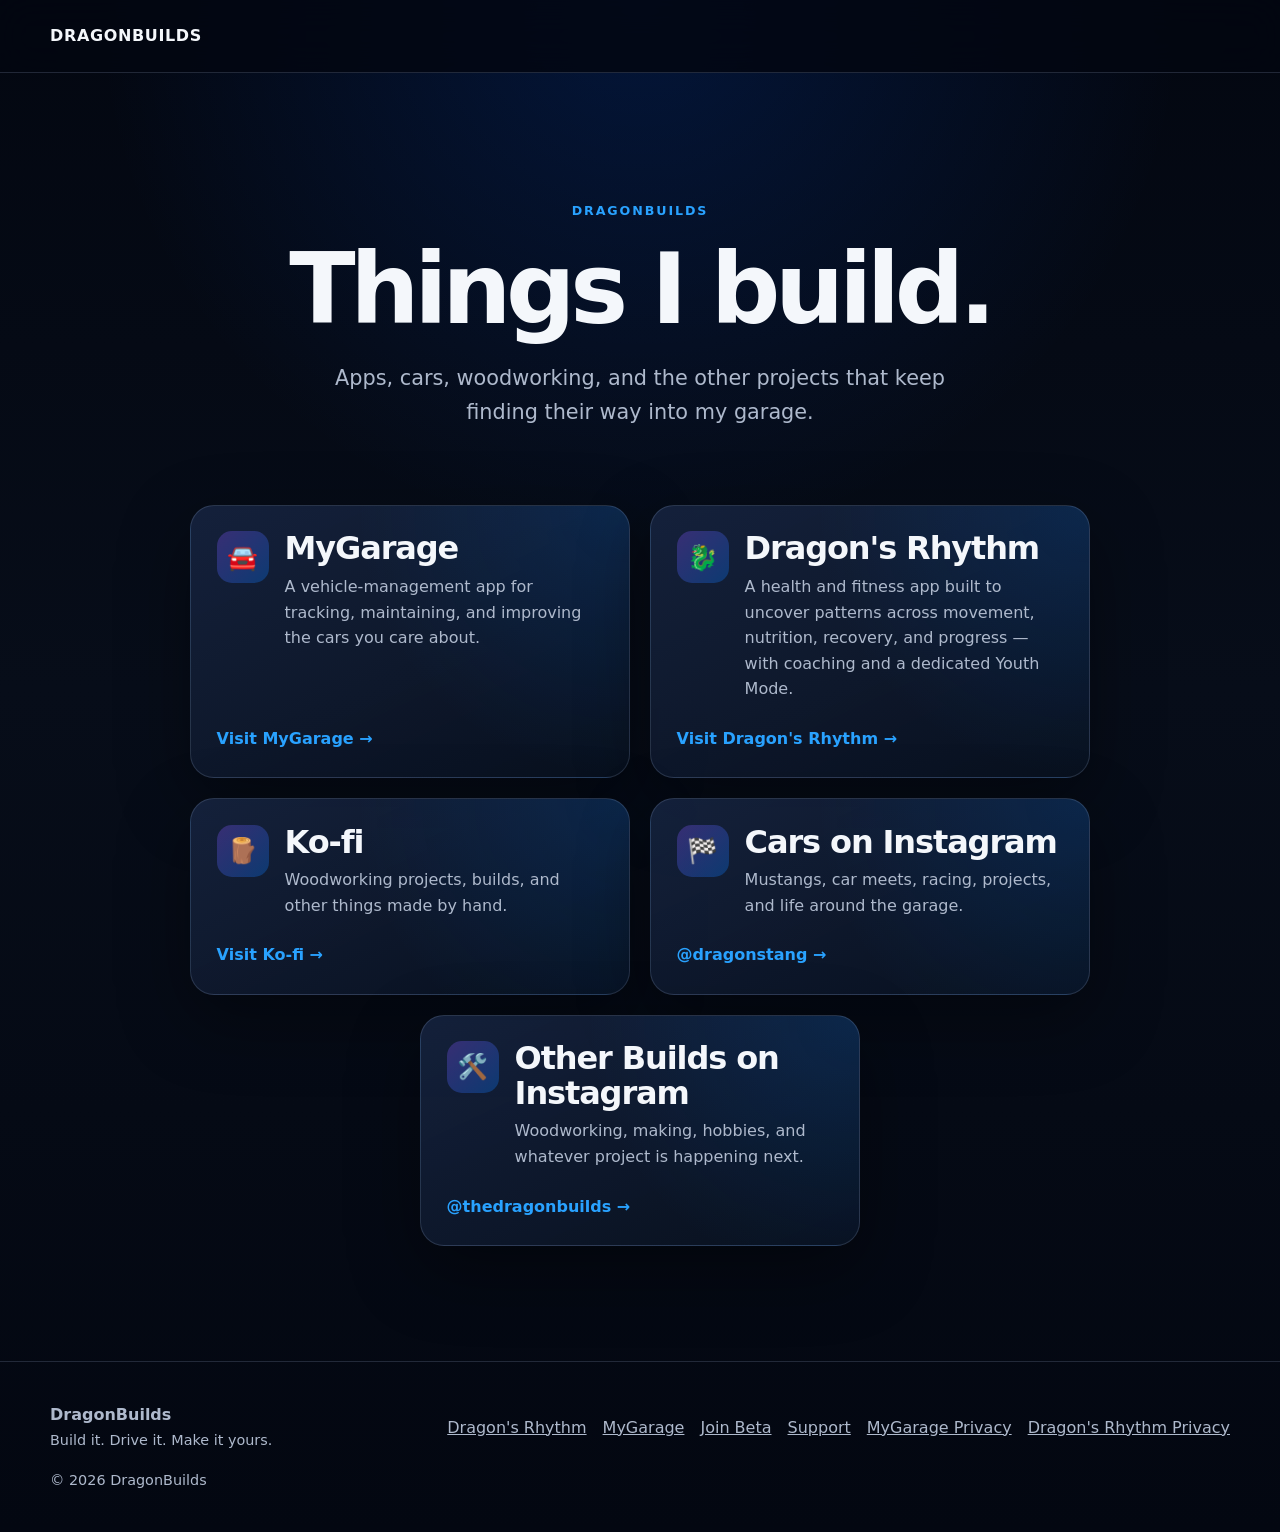
<file: docs/index.html>
<!doctype html>
<html lang="en">
<head>
  <meta charset="utf-8">
  <meta name="viewport" content="width=device-width, initial-scale=1">
  <meta name="description" content="DragonBuilds — apps, cars, woodworking, and other projects.">
  <meta name="theme-color" content="#050914">
  <title>DragonBuilds</title>
  <link rel="icon" type="image/png" href="assets/images/mygarage-icon.png">
  <link rel="stylesheet" href="assets/styles.css">

  <style>
    .links-hero {
      padding: clamp(4.5rem, 10vw, 8rem) 0 3rem;
      text-align: center;
    }

    .links-hero h1 {
      max-width: none;
      margin-left: auto;
      margin-right: auto;
    }

    .links-hero .lede {
      margin-left: auto;
      margin-right: auto;
    }

    .link-grid {
      display: grid;
      grid-template-columns: repeat(2, minmax(0, 1fr));
      gap: 1.25rem;
      max-width: 900px;
      margin: 0 auto;
      padding-bottom: clamp(4rem, 9vw, 8rem);
    }

    .link-card {
      display: flex;
      min-height: 180px;
      padding: 1.6rem;
      flex-direction: column;
      justify-content: space-between;
      gap: 1.5rem;
      border: 1px solid var(--line);
      border-radius: 24px;
      background:
        radial-gradient(circle at 100% 0%, rgba(0, 126, 255, 0.14), transparent 17rem),
        linear-gradient(155deg, rgba(25, 40, 71, 0.76), rgba(9, 17, 31, 0.9));
      box-shadow: var(--shadow);
      text-decoration: none;
      transition: transform 160ms ease, border-color 160ms ease;
    }

    .link-card:hover,
    .link-card:focus-visible {
      transform: translateY(-3px);
      border-color: rgba(41, 162, 255, 0.7);
    }

    .link-card:last-child:nth-child(odd) {
      grid-column: 1 / -1;
      width: calc(50% - .625rem);
      justify-self: center;
    }

    .link-card h2 {
      margin: 0 0 .5rem;
      font-size: clamp(1.5rem, 4vw, 2rem);
    }

    .link-card p {
      margin: 0;
      color: var(--muted);
    }

    .link-top {
      display: flex;
      align-items: flex-start;
      gap: 1rem;
    }

    .link-icon {
      display: grid;
      flex: 0 0 auto;
      width: 52px;
      height: 52px;
      place-items: center;
      border-radius: 15px;
      background: linear-gradient(135deg, rgba(140,82,255,.30), rgba(0,126,255,.30));
      font-size: 1.55rem;
    }

    .visit {
      color: var(--blue-bright);
      font-weight: 800;
    }

    .simple-nav {
      display: flex;
      align-items: center;
      min-height: 72px;
    }

    .simple-nav .brand {
      margin-right: auto;
    }

    .footer-grid {
      align-items: center;
    }

    @media (max-width: 700px) {
      .link-grid {
        grid-template-columns: 1fr;
      }

      .link-card {
        min-height: 160px;
      }

      .link-card:last-child:nth-child(odd) {
        grid-column: auto;
        width: 100%;
      }
    }
  </style>
</head>

<body>
<header class="site-header">
  <nav class="wrapper simple-nav" aria-label="Primary navigation">
    <a class="brand" href="./">
      <span>DRAGONBUILDS</span>
    </a>
  </nav>
</header>

<main>
  <section class="links-hero">
    <div class="wrapper">
      <p class="eyebrow">DragonBuilds</p>
      <h1>Things I build.</h1>
      <p class="lede">Apps, cars, woodworking, and the other projects that keep finding their way into my garage.</p>
    </div>
  </section>

  <section class="wrapper">
    <div class="link-grid">

      <a class="link-card" href="mygarage/">
        <div class="link-top">
          <div class="link-icon">🚘</div>
          <div>
            <h2>MyGarage</h2>
            <p>A vehicle-management app for tracking, maintaining, and improving the cars you care about.</p>
          </div>
        </div>
        <span class="visit">Visit MyGarage →</span>
      </a>

      <a class="link-card" href="dragonsrhythm/">
        <div class="link-top">
          <div class="link-icon">🐉</div>
          <div>
            <h2>Dragon's Rhythm</h2>
            <p>A health and fitness app built to uncover patterns across movement, nutrition, recovery, and progress — with coaching and a dedicated Youth Mode.</p>
          </div>
        </div>
        <span class="visit">Visit Dragon's Rhythm →</span>
      </a>

      <a class="link-card" href="https://ko-fi.com/dragonbuilds" target="_blank" rel="noopener noreferrer">
        <div class="link-top">
          <div class="link-icon">🪵</div>
          <div>
            <h2>Ko-fi</h2>
            <p>Woodworking projects, builds, and other things made by hand.</p>
          </div>
        </div>
        <span class="visit">Visit Ko-fi →</span>
      </a>

      <a class="link-card" href="https://www.instagram.com/dragonstang" target="_blank" rel="noopener noreferrer">
        <div class="link-top">
          <div class="link-icon">🏁</div>
          <div>
            <h2>Cars on Instagram</h2>
            <p>Mustangs, car meets, racing, projects, and life around the garage.</p>
          </div>
        </div>
        <span class="visit">@dragonstang →</span>
      </a>

      <a class="link-card" href="https://www.instagram.com/thedragonbuilds" target="_blank" rel="noopener noreferrer">
        <div class="link-top">
          <div class="link-icon">🛠️</div>
          <div>
            <h2>Other Builds on Instagram</h2>
            <p>Woodworking, making, hobbies, and whatever project is happening next.</p>
          </div>
        </div>
        <span class="visit">@thedragonbuilds →</span>
      </a>

    </div>
  </section>
</main>

<footer>
  <div class="wrapper footer-grid">
    <div>
      <strong>DragonBuilds</strong><br>
      <span class="small">Build it. Drive it. Make it yours.</span>
    </div>
    <div class="footer-links">
      <a href="dragonsrhythm/">Dragon's Rhythm</a>
      <a href="mygarage/">MyGarage</a>
      <a href="mygarage/beta.html">Join Beta</a>
      <a href="mygarage/support.html">Support</a>
      <a href="mygarage/privacy.html">MyGarage Privacy</a>
      <a href="dragonsrhythm/privacy.html">Dragon's Rhythm Privacy</a>
    </div>
    <div class="small">© 2026 DragonBuilds</div>
  </div>
</footer>
</body>
</html>
</file>
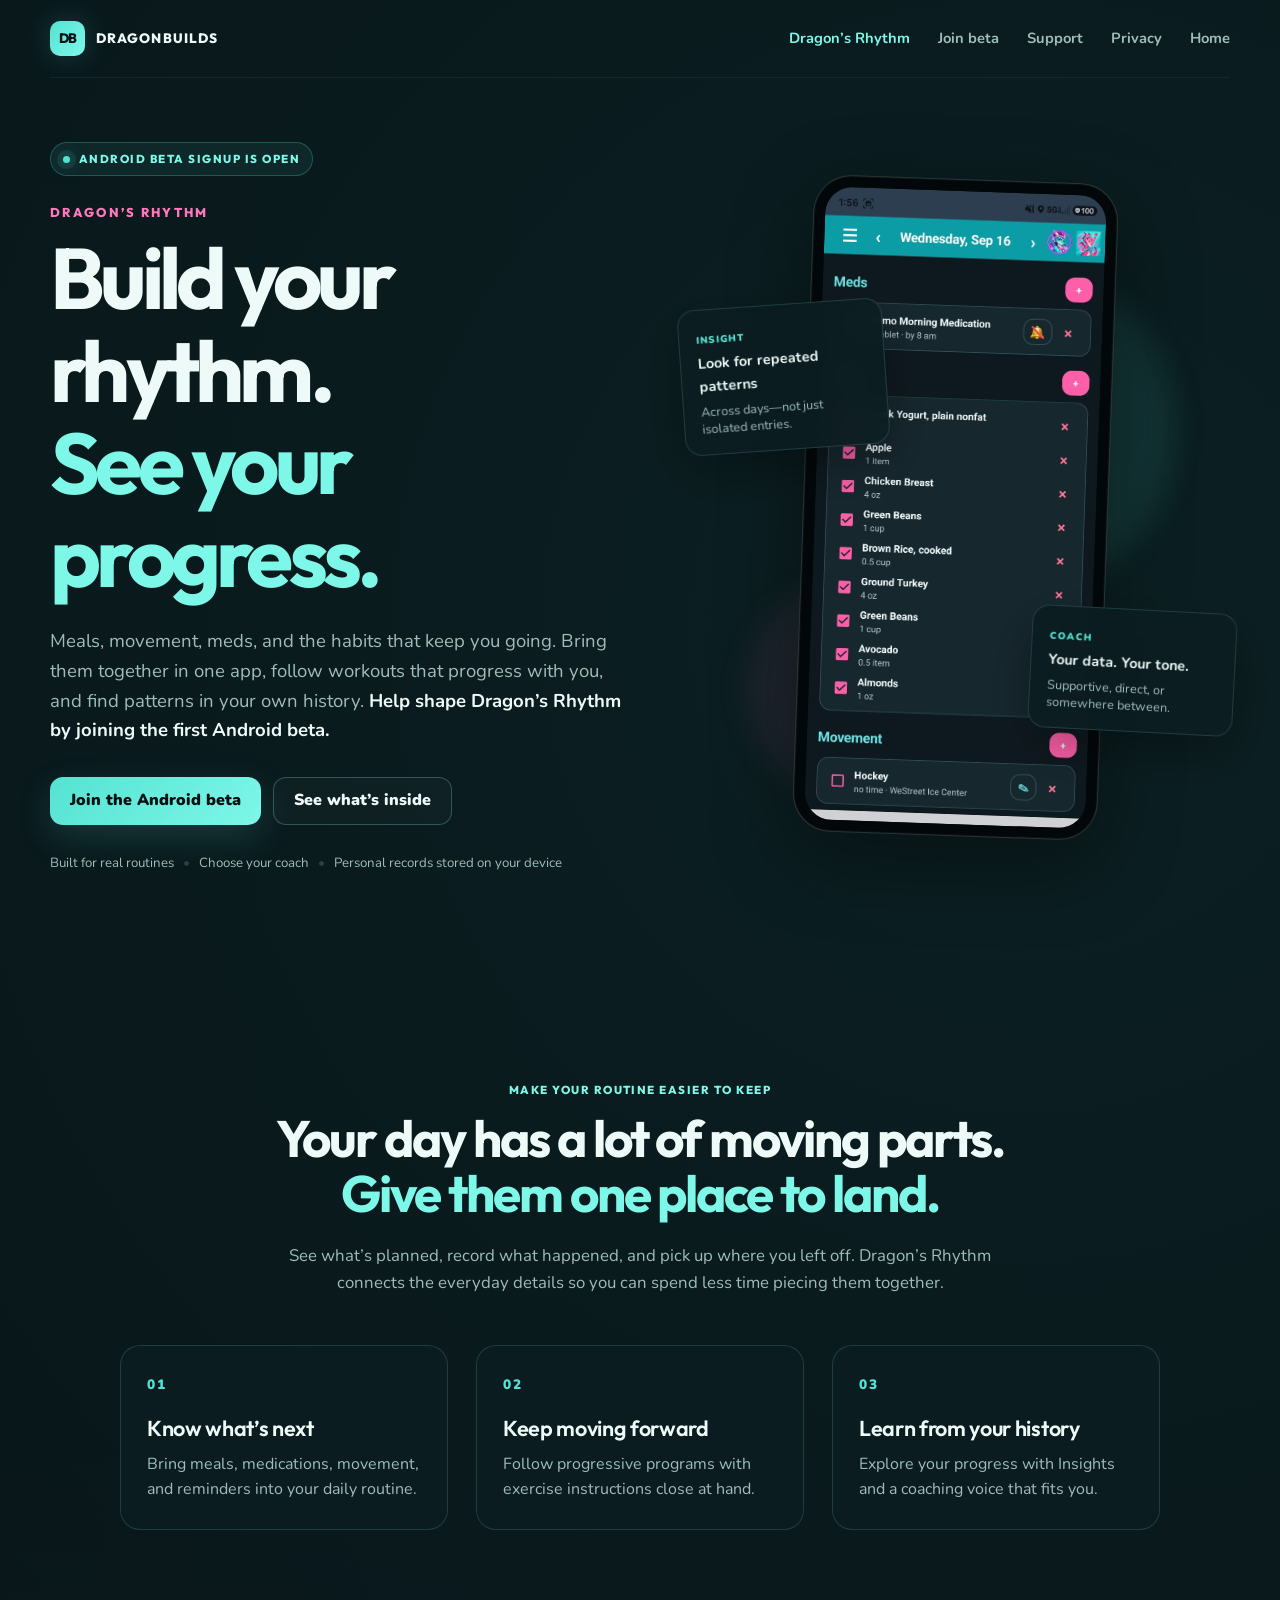
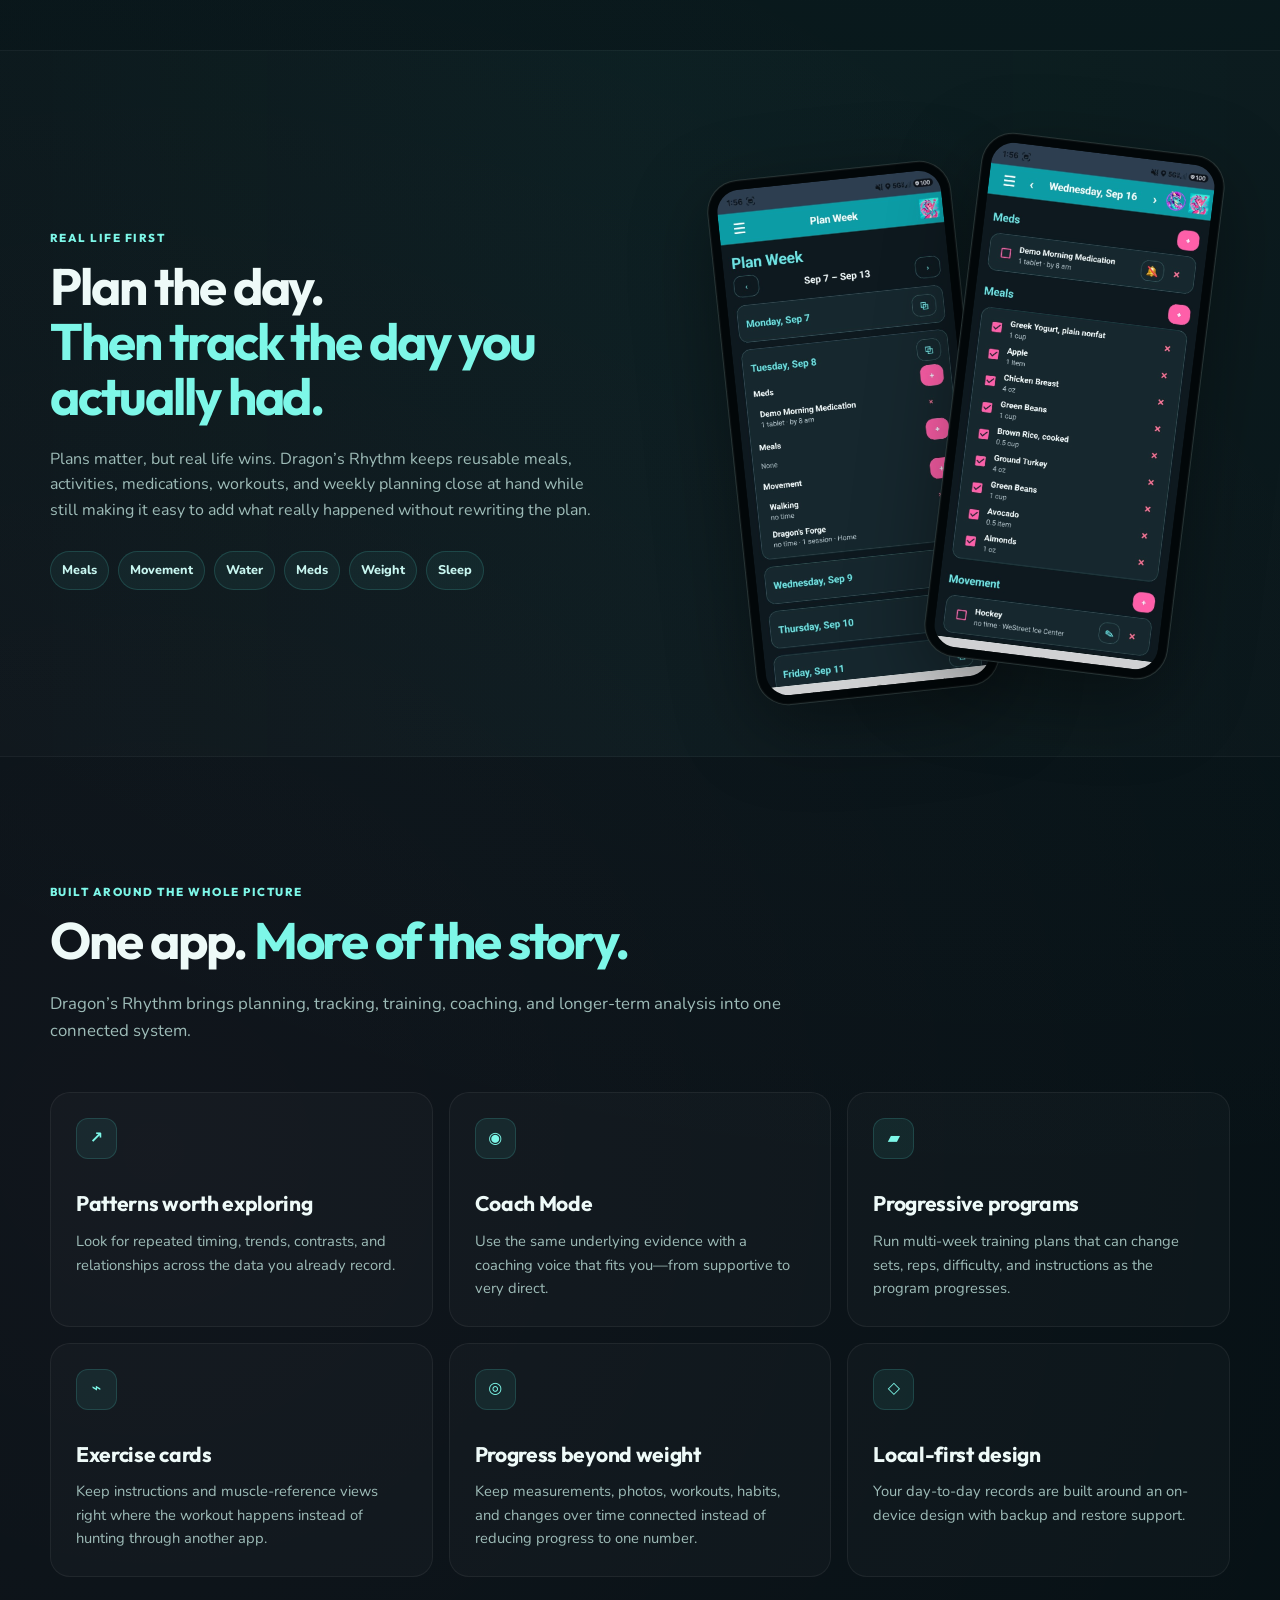
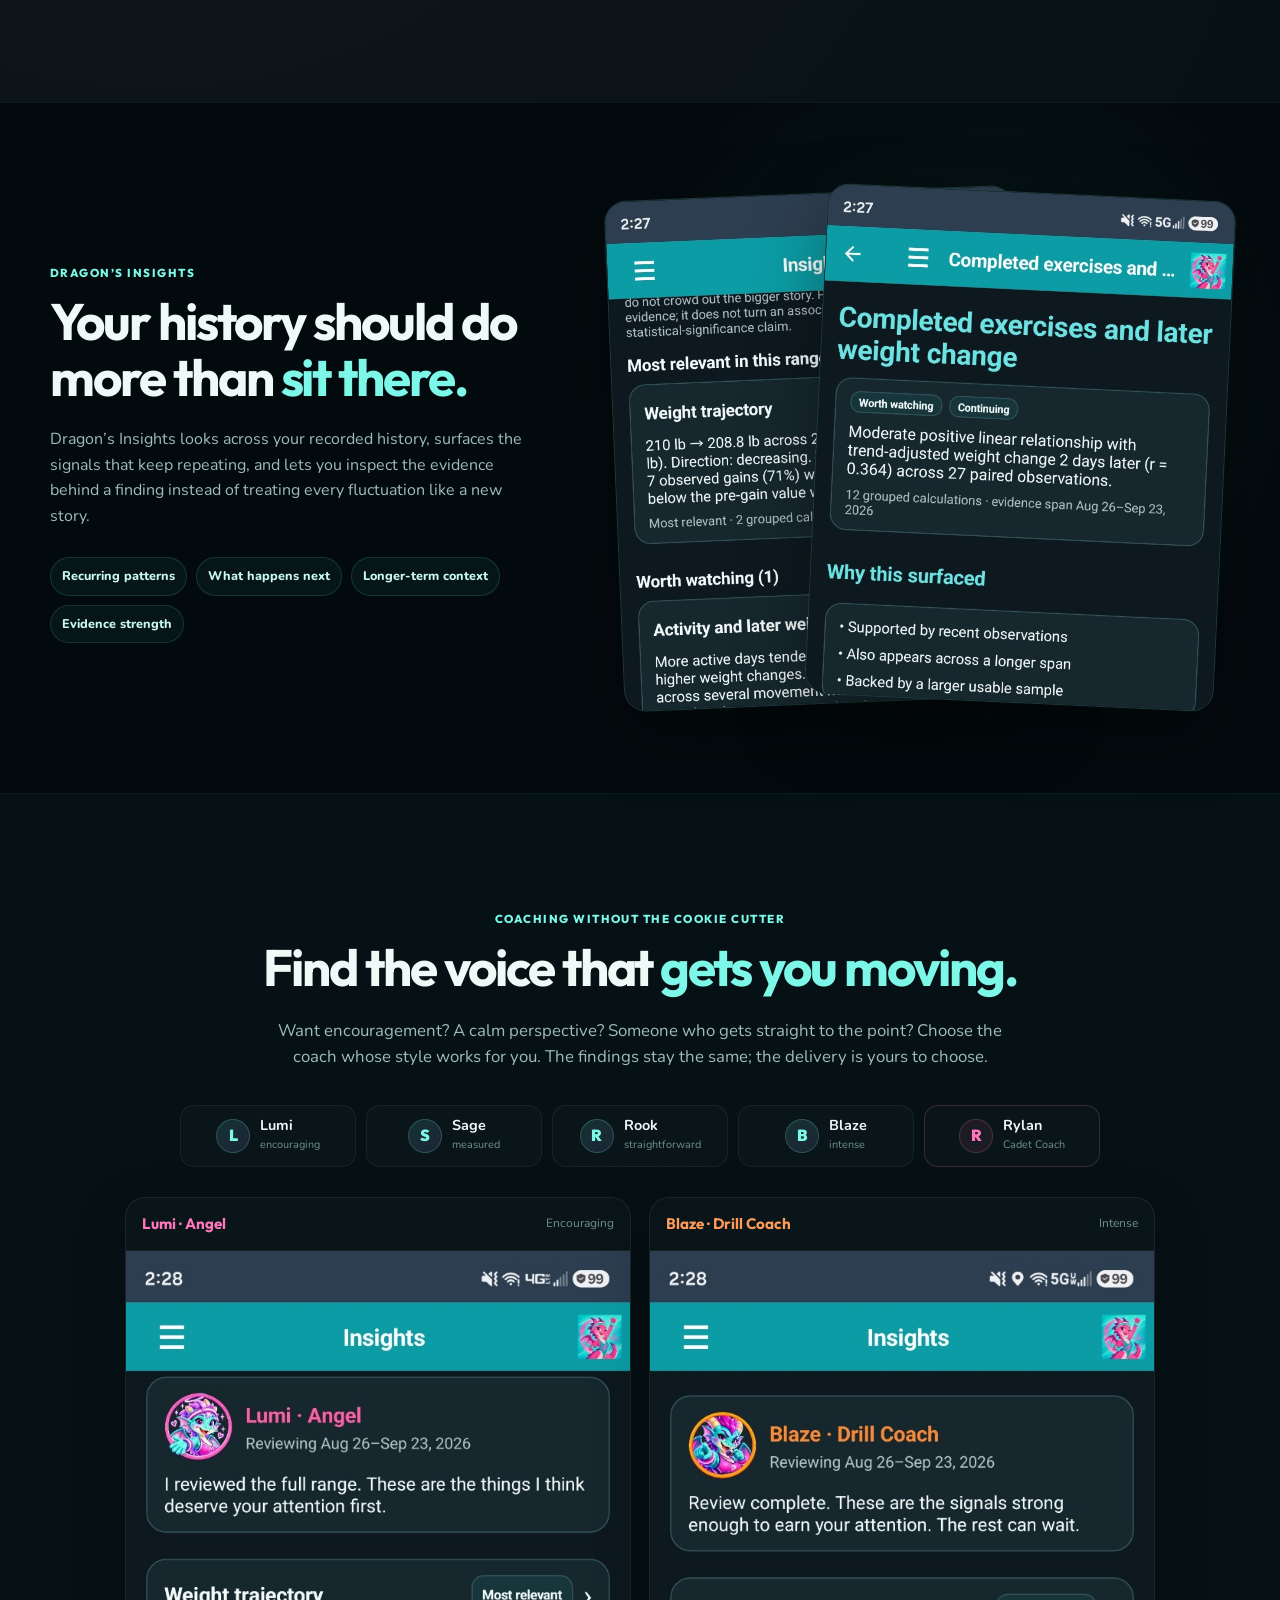
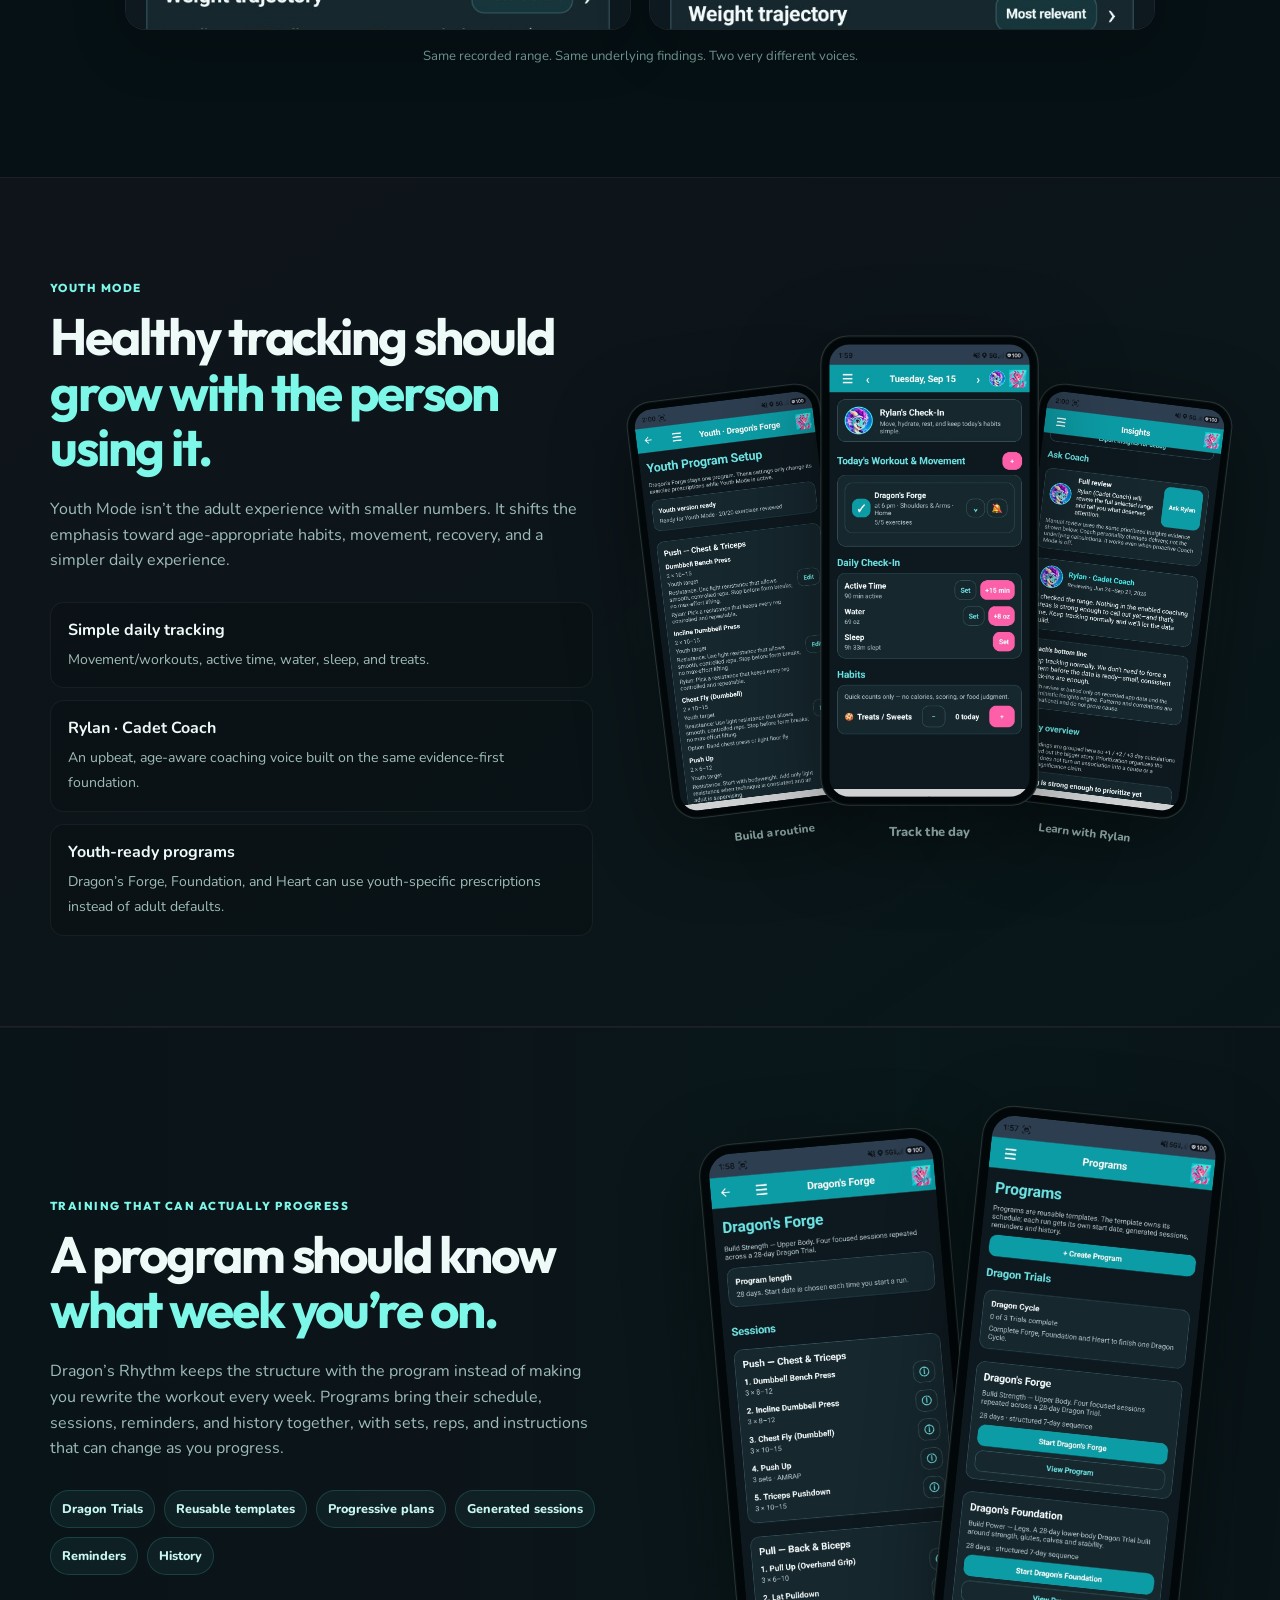
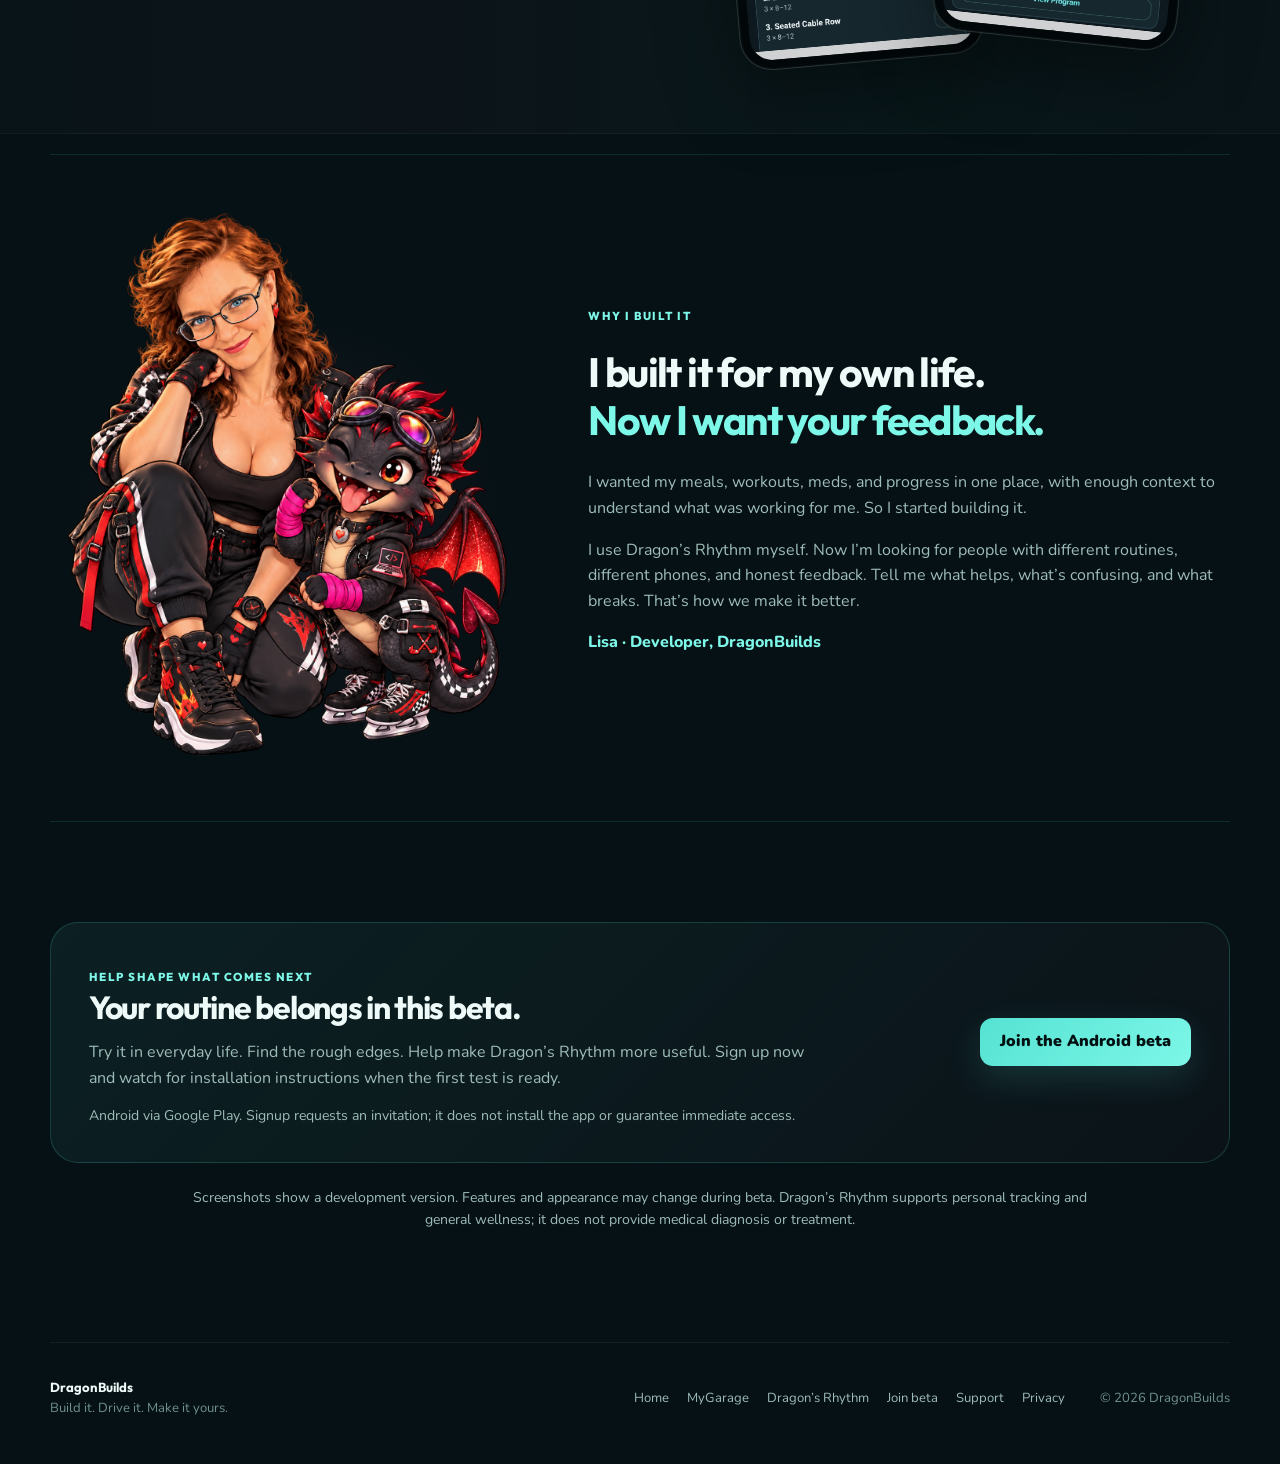
<file: docs/dragonsrhythm/index.html>
<!doctype html>
<html lang="en">
<head>
  <meta charset="utf-8" />
  <meta name="viewport" content="width=device-width, initial-scale=1" />
  <meta name="theme-color" content="#071318" />
  <meta name="description" content="Meals, workouts, meds, and progress in one place. Find your coaching style and help shape Dragon’s Rhythm. Join the first Android beta." />
  <title>Dragon’s Rhythm — Join the Android beta</title>
  <link rel="preconnect" href="https://fonts.googleapis.com" />
  <link rel="preconnect" href="https://fonts.gstatic.com" crossorigin />
  <link href="https://fonts.googleapis.com/css2?family=Nunito:wght@400;600;700;800;900&family=Outfit:wght@500;600;700;800&display=swap" rel="stylesheet" />
  <link rel="canonical" href="https://dragonbuilds.com/dragonsrhythm/" />
  <meta property="og:type" content="website" />
  <meta property="og:title" content="Dragon’s Rhythm | Find your rhythm. Join the beta." />
  <meta property="og:description" content="Meals, workouts, meds, and progress in one place. Choose your coach and help shape the first Android beta." />
  <meta property="og:url" content="https://dragonbuilds.com/dragonsrhythm/" />
  <meta property="og:image" content="https://dragonbuilds.com/dragonsrhythm/images/adult-today.jpg" />
  <meta property="og:image:alt" content="Dragon’s Rhythm daily tracking screen" />
  <link rel="stylesheet" href="dragonsrhythm.css?v=20261006-founder" />
</head>
<body>
  <a class="skip-link" href="#main">Skip to content</a>
  <div class="site-shell">
    <header class="site-header">
      <a class="brand" href="/" aria-label="DragonBuilds home">
        <span class="brand-mark">DB</span>
        <span>DRAGONBUILDS</span>
      </a>
      <nav class="site-nav" aria-label="Primary navigation">
        <a class="active" href="/dragonsrhythm/">Dragon’s Rhythm</a>
        <a href="/dragonsrhythm/beta.html">Join beta</a>
        <a href="/dragonsrhythm/support.html">Support</a>
        <a href="/dragonsrhythm/privacy.html">Privacy</a>
				<a href="/">Home</a>
      </nav>
    </header>

    <main id="main">
      <section class="hero section-pad">
        <div class="hero-copy">
          <div class="eyebrow"><span class="pulse-dot"></span> Android beta signup is open</div>
          <p class="product-kicker">DRAGON’S RHYTHM</p>
          <h1>Build your rhythm.<br /><span>See your progress.</span></h1>
          <p class="hero-lede">
            Meals, movement, meds, and the habits that keep you going. Bring them together in one app,
            follow workouts that progress with you, and find patterns in your own history.
            <strong>Help shape Dragon’s Rhythm by joining the first Android beta.</strong>
          </p>
          <div class="hero-actions">
            <a class="button primary" href="beta.html">Join the Android beta</a>
            <a class="button secondary" href="#inside">See what’s inside</a>
          </div>
          <div class="hero-note">
            <span>Built for real routines</span>
            <span>Choose your coach</span>
            <span>Personal records stored on your device</span>
          </div>
        </div>

        <div class="hero-visual" aria-label="Dragon’s Rhythm Today screen">
          <div class="ambient ambient-a"></div>
          <div class="ambient ambient-b"></div>
          <div class="phone phone-main">
            <img fetchpriority="high" decoding="async" class="app-shot" src="images/adult-today.jpg" alt="Dragon’s Rhythm Today screen in Aqua Dark mode showing medications, meals, and movement." />
          </div>
          <div class="mini-card insight-card">
            <span class="mini-label">INSIGHT</span>
            <strong>Look for repeated patterns</strong>
            <p>Across days—not just isolated entries.</p>
          </div>
          <div class="mini-card coach-card">
            <span class="mini-label">COACH</span>
            <strong>Your data. Your tone.</strong>
            <p>Supportive, direct, or somewhere between.</p>
          </div>
        </div>
      </section>

      <section id="different" class="section-pad section-narrow intro-section">
        <div class="section-heading center">
          <p class="eyebrow plain">MAKE YOUR ROUTINE EASIER TO KEEP</p>
          <h2>Your day has a lot of moving parts.<br /><span>Give them one place to land.</span></h2>
          <p>See what’s planned, record what happened, and pick up where you left off.
          Dragon’s Rhythm connects the everyday details so you can spend less time piecing them together.</p>
        </div>
        <div class="benefit-grid">
          <article><span class="step-number">01</span><h3>Know what’s next</h3><p>Bring meals, medications, movement, and reminders into your daily routine.</p></article>
          <article><span class="step-number">02</span><h3>Keep moving forward</h3><p>Follow progressive programs with exercise instructions close at hand.</p></article>
          <article><span class="step-number">03</span><h3>Learn from your history</h3><p>Explore your progress with Insights and a coaching voice that fits you.</p></article>
        </div>
      </section>

      <section class="feature-band">
        <div class="section-pad feature-split">
          <div class="feature-copy">
            <p class="eyebrow plain">REAL LIFE FIRST</p>
            <h2>Plan the day.<br /><span>Then track the day you actually had.</span></h2>
            <p>
              Plans matter, but real life wins. Dragon’s Rhythm keeps reusable meals, activities, medications, workouts,
              and weekly planning close at hand while still making it easy to add what really happened without rewriting the plan.
            </p>
            <div class="feature-pills" aria-label="Tracking areas">
              <span>Meals</span><span>Movement</span><span>Water</span><span>Meds</span><span>Weight</span><span>Sleep</span>
            </div>
          </div>
          <div class="duo-screens">
            <div class="phone phone-secondary phone-left">
              <img loading="lazy" decoding="async" class="app-shot" src="images/plan-week.jpg" alt="Dragon’s Rhythm Plan Week screen in Aqua Dark mode showing medications and planned movement including Dragon’s Forge." />
            </div>
            <div class="phone phone-secondary phone-right">
              <img loading="lazy" decoding="async" class="app-shot" src="images/adult-today.jpg" alt="Dragon’s Rhythm Today screen in Aqua Dark mode showing what was actually logged for the day." />
            </div>
          </div>
        </div>
      </section>

      <section id="inside" class="section-pad">
        <div class="section-heading">
          <p class="eyebrow plain">BUILT AROUND THE WHOLE PICTURE</p>
          <h2>One app. <span>More of the story.</span></h2>
          <p>Dragon’s Rhythm brings planning, tracking, training, coaching, and longer-term analysis into one connected system.</p>
        </div>

        <div class="feature-grid">
          <article class="feature-card">
            <div class="icon-badge">↗</div>
            <h3>Patterns worth exploring</h3>
            <p>Look for repeated timing, trends, contrasts, and relationships across the data you already record.</p>
          </article>
          <article class="feature-card">
            <div class="icon-badge">◉</div>
            <h3>Coach Mode</h3>
            <p>Use the same underlying evidence with a coaching voice that fits you—from supportive to very direct.</p>
          </article>
          <article class="feature-card">
            <div class="icon-badge">▰</div>
            <h3>Progressive programs</h3>
            <p>Run multi-week training plans that can change sets, reps, difficulty, and instructions as the program progresses.</p>
          </article>
          <article class="feature-card">
            <div class="icon-badge">⌁</div>
            <h3>Exercise cards</h3>
            <p>Keep instructions and muscle-reference views right where the workout happens instead of hunting through another app.</p>
          </article>
          <article class="feature-card">
            <div class="icon-badge">◎</div>
            <h3>Progress beyond weight</h3>
            <p>Keep measurements, photos, workouts, habits, and changes over time connected instead of reducing progress to one number.</p>
          </article>
          <article class="feature-card">
            <div class="icon-badge">◇</div>
            <h3>Local-first design</h3>
            <p>Your day-to-day records are built around an on-device design with backup and restore support.</p>
          </article>
        </div>
      </section>

      <section class="insights-showcase">
        <div class="section-pad insights-layout">
          <div class="insights-copy">
            <p class="eyebrow plain">DRAGON’S INSIGHTS</p>
            <h2>Your history should do more than <span>sit there.</span></h2>
            <p>
              Dragon’s Insights looks across your recorded history, surfaces the signals that keep repeating,
              and lets you inspect the evidence behind a finding instead of treating every fluctuation like a new story.
            </p>
            <div class="insight-points" aria-label="What Dragon’s Insights looks for">
              <span>Recurring patterns</span>
              <span>What happens next</span>
              <span>Longer-term context</span>
              <span>Evidence strength</span>
            </div>
          </div>
          <div class="insights-visual" aria-label="Dragon’s Rhythm Insights screens">
            <figure class="insights-panel insights-panel-overview">
              <img loading="lazy" decoding="async" src="images/insights-priority-summary.jpg" alt="Dragon’s Rhythm Insights priority overview showing the most relevant and worth-watching findings in Aqua Dark mode." />
            </figure>
            <figure class="insights-panel insights-panel-detail">
              <img loading="lazy" decoding="async" src="images/insights-detail.jpg" alt="Dragon’s Rhythm Insights detail screen showing why a finding surfaced and the grouped calculations supporting it." />
            </figure>
          </div>
        </div>
      </section>

      <section class="coach-showcase section-pad">
        <div class="section-heading center coach-heading">
          <p class="eyebrow plain">COACHING WITHOUT THE COOKIE CUTTER</p>
          <h2>Find the voice that <span>gets you moving.</span></h2>
          <p>
            Want encouragement? A calm perspective? Someone who gets straight to the point?
            Choose the coach whose style works for you. The findings stay the same; the delivery is yours to choose.
          </p>
        </div>

        <div class="coach-row coach-row-compact" aria-label="Coach personalities">
          <div class="coach-persona"><div class="coach-avatar">L</div><div><strong>Lumi</strong><span>encouraging</span></div></div>
          <div class="coach-persona"><div class="coach-avatar">S</div><div><strong>Sage</strong><span>measured</span></div></div>
          <div class="coach-persona"><div class="coach-avatar">R</div><div><strong>Rook</strong><span>straightforward</span></div></div>
          <div class="coach-persona"><div class="coach-avatar">B</div><div><strong>Blaze</strong><span>intense</span></div></div>
          <div class="coach-persona youth"><div class="coach-avatar">R</div><div><strong>Rylan</strong><span>Cadet Coach</span></div></div>
        </div>

        <div class="coach-compare" aria-label="Same findings delivered by two different coaches">
          <article class="coach-example coach-example-lumi">
            <div class="coach-example-label"><strong>Lumi · Angel</strong><span>Encouraging</span></div>
            <div class="coach-crop"><img loading="lazy" decoding="async" src="images/coach-lumi.jpg" alt="Lumi interpreting the Aug 26–Sep 23 Insights range in an encouraging voice." /></div>
          </article>
          <article class="coach-example coach-example-blaze">
            <div class="coach-example-label"><strong>Blaze · Drill Coach</strong><span>Intense</span></div>
            <div class="coach-crop"><img loading="lazy" decoding="async" src="images/coach-blaze.jpg" alt="Blaze interpreting the same Aug 26–Sep 23 Insights range in a more intense voice." /></div>
          </article>
        </div>
        <p class="coach-caption">Same recorded range. Same underlying findings. Two very different voices.</p>
      </section>

      <section class="youth-section">
        <div class="section-pad youth-grid">
          <div class="youth-copy">
            <p class="eyebrow plain">YOUTH MODE</p>
            <h2>Healthy tracking should <span>grow with the person using it.</span></h2>
            <p>
              Youth Mode isn’t the adult experience with smaller numbers. It shifts the emphasis toward age-appropriate habits,
              movement, recovery, and a simpler daily experience.
            </p>
            <div class="youth-points">
              <div><strong>Simple daily tracking</strong><span>Movement/workouts, active time, water, sleep, and treats.</span></div>
              <div><strong>Rylan · Cadet Coach</strong><span>An upbeat, age-aware coaching voice built on the same evidence-first foundation.</span></div>
              <div><strong>Youth-ready programs</strong><span>Dragon’s Forge, Foundation, and Heart can use youth-specific prescriptions instead of adult defaults.</span></div>
            </div>
          </div>
          <div class="youth-visuals" aria-label="Youth Mode: programs, daily tracking, and coaching">
            <figure class="youth-device youth-device-program">
              <div class="phone"><img loading="lazy" decoding="async" class="app-shot" src="images/youth-program.jpg" alt="Youth program setup with age-specific exercise instructions." /></div>
              <figcaption>Build a routine</figcaption>
            </figure>
            <figure class="youth-device youth-device-today">
              <div class="phone"><img loading="lazy" decoding="async" class="app-shot" src="images/youth-today.jpg" alt="Youth Today screen with movement, water, sleep, and habits." /></div>
              <figcaption>Track the day</figcaption>
            </figure>
            <figure class="youth-device youth-device-coach">
              <div class="phone"><img loading="lazy" decoding="async" class="app-shot" src="images/youth-coach.jpg" alt="Rylan’s Youth Mode coaching and progress review." /></div>
              <figcaption>Learn with Rylan</figcaption>
            </figure>
          </div>
        </div>
      </section>

      <section class="feature-band programs-section">
        <div class="section-pad feature-split">
          <div class="feature-copy">
            <p class="eyebrow plain">TRAINING THAT CAN ACTUALLY PROGRESS</p>
            <h2>A program should know<br /><span>what week you’re on.</span></h2>
            <p>
              Dragon’s Rhythm keeps the structure with the program instead of making you rewrite the workout every week.
              Programs bring their schedule, sessions, reminders, and history together, with sets, reps,
              and instructions that can change as you progress.
            </p>
            <div class="feature-pills" aria-label="Program features">
              <span>Dragon Trials</span><span>Reusable templates</span><span>Progressive plans</span><span>Generated sessions</span><span>Reminders</span><span>History</span>
            </div>
          </div>
          <div class="duo-screens program-screens" aria-label="Dragon’s Rhythm program screens">
            <div class="phone phone-secondary phone-left">
              <img loading="lazy" decoding="async" class="app-shot" src="images/dragons-forge.jpg" alt="Dragon’s Forge program detail screen showing structured sessions, exercises, sets, and rep ranges." />
            </div>
            <div class="phone phone-secondary phone-right">
              <img loading="lazy" decoding="async" class="app-shot" src="images/programs-list.jpg" alt="Dragon’s Rhythm Programs screen showing Dragon Trials and reusable program templates." />
            </div>
          </div>
        </div>
      </section>

      <section class="story-section">
        <div class="section-pad story-card">
          <div class="founder-art">
            <img src="images/lisa-and-dragon.png" loading="lazy" decoding="async" alt="Illustrated portrait of Lisa with her little dragon companion." width="1122" height="1402" />
          </div>
          <div class="story-copy">
            <p class="eyebrow plain">WHY I BUILT IT</p>
            <h2>I built it for my own life.<br /><span>Now I want your feedback.</span></h2>
            <p>I wanted my meals, workouts, meds, and progress in one place, with enough context to understand what was working for me. So I started building it.</p>
            <p>I use Dragon’s Rhythm myself. Now I’m looking for people with different routines, different phones, and honest feedback. Tell me what helps, what’s confusing, and what breaks. That’s how we make it better.</p>
            <p class="founder-signoff">Lisa · Developer, DragonBuilds</p>
          </div>
        </div>
      </section>

      <section class="status-section section-pad">
        <div class="status-card">
          <div>
            <p class="eyebrow plain">HELP SHAPE WHAT COMES NEXT</p>
            <h2>Your routine belongs in this beta.</h2>
            <p>Try it in everyday life. Find the rough edges. Help make Dragon’s Rhythm more useful.
            Sign up now and watch for installation instructions when the first test is ready.</p>
            <p class="small-note">Android via Google Play. Signup requests an invitation; it does not install the app or guarantee immediate access.</p>
          </div>
          <a class="button primary" href="beta.html">Join the Android beta</a>
        </div>
        <p class="release-note">Screenshots show a development version. Features and appearance may change during beta. Dragon’s Rhythm supports personal tracking and general wellness; it does not provide medical diagnosis or treatment.</p>
      </section>
    </main>

    <footer class="site-footer">
      <div>
        <strong>DragonBuilds</strong>
        <span>Build it. Drive it. Make it yours.</span>
      </div>
      <div class="footer-links">
        <a href="/">Home</a>
        <a href="/mygarage/">MyGarage</a>
        <a href="/dragonsrhythm/">Dragon’s Rhythm</a>
        <a href="/dragonsrhythm/beta.html">Join beta</a>
        <a href="/dragonsrhythm/support.html">Support</a>
        <a href="/dragonsrhythm/privacy.html">Privacy</a>
      </div>
      <div class="copyright">© <span id="year">2026</span> DragonBuilds</div>
    </footer>
  </div>

  <script>
    document.getElementById('year').textContent = new Date().getFullYear();
  </script>
</body>
</html>
</file>
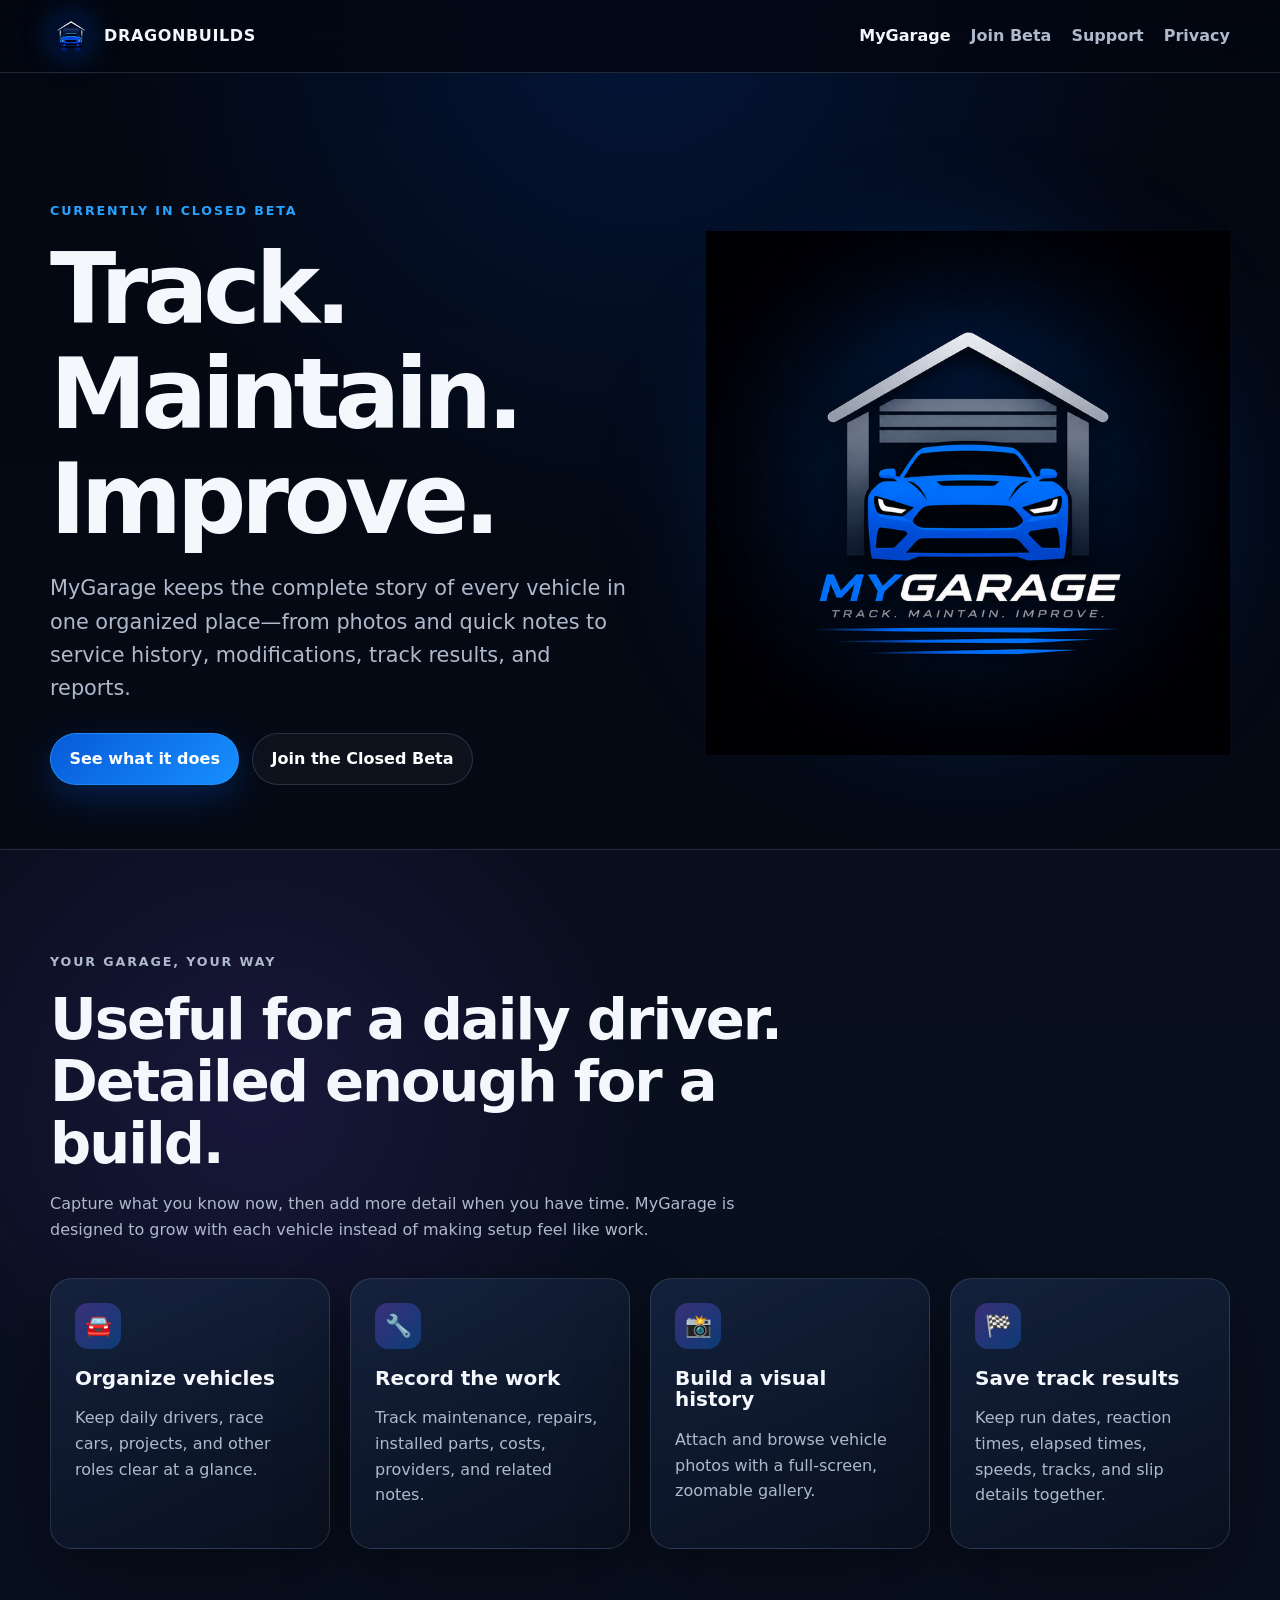
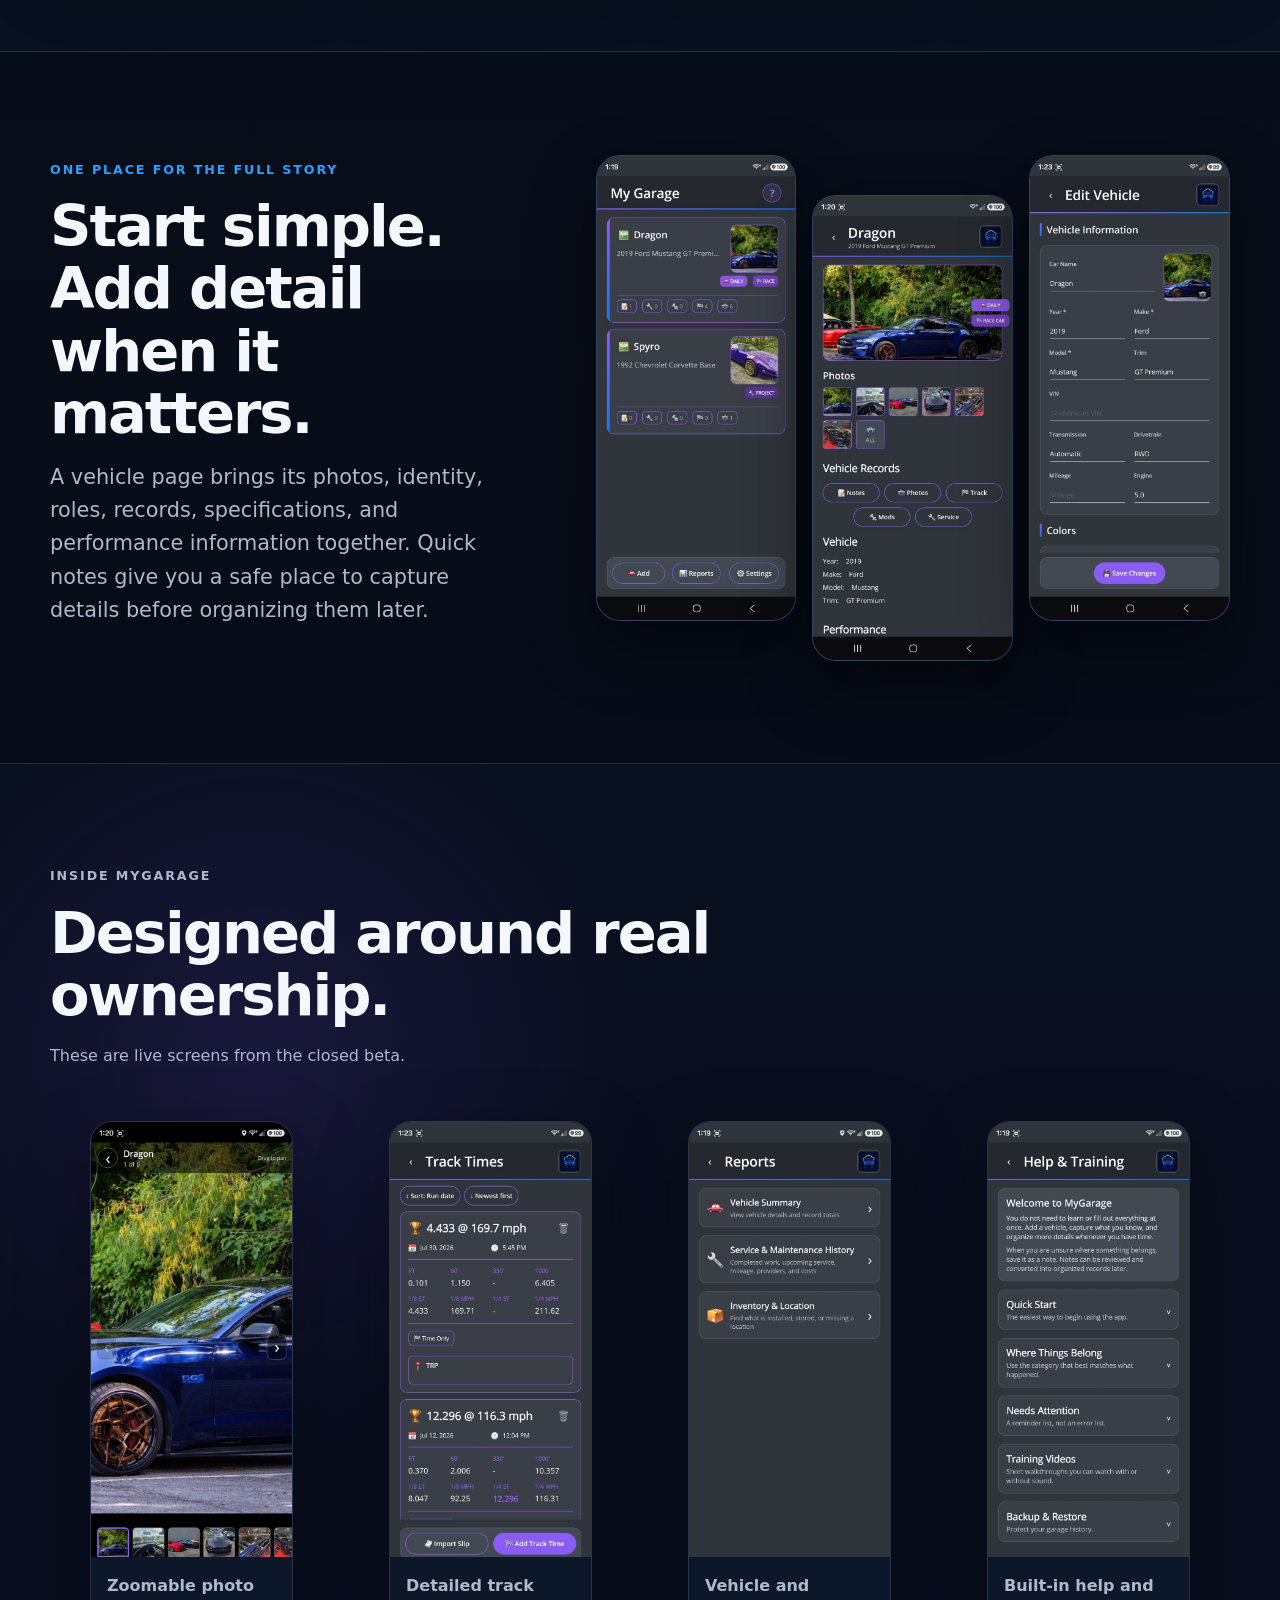
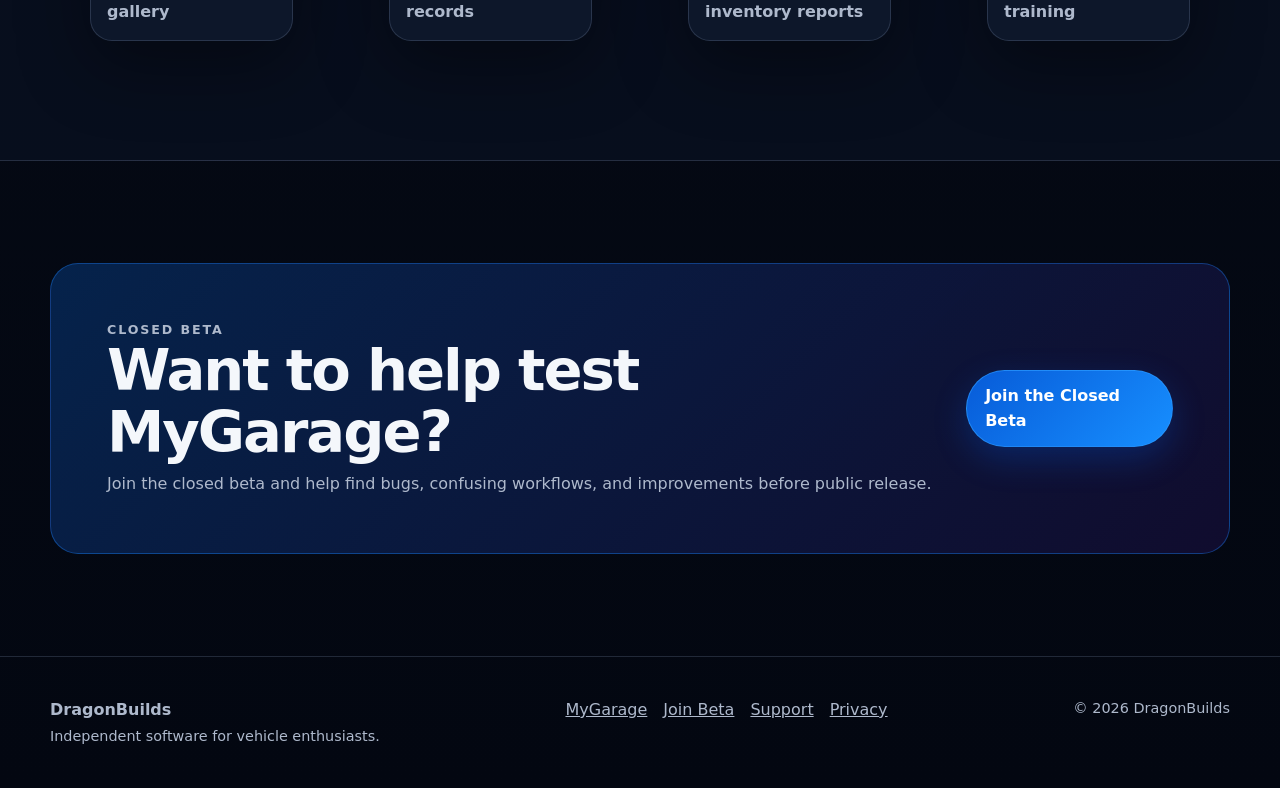
<file: docs/mygarage/index.html>
<!doctype html>
<html lang="en">
<head>
  <meta charset="utf-8">
  <meta name="viewport" content="width=device-width, initial-scale=1">
  <meta name="description" content="MyGarage helps vehicle enthusiasts track photos, maintenance, modifications, track times, notes, and reports.">
  <meta name="theme-color" content="#050914">
  <meta property="og:title" content="MyGarage — Track. Maintain. Improve.">
  <meta property="og:description" content="Keep the complete story of every vehicle in one organized app.">
  <meta property="og:image" content="https://dragonbuilds.com/assets/images/mygarage-icon.png">
  <title>MyGarage — Track. Maintain. Improve.</title>
  <link rel="icon" type="image/png" href="../assets/images/mygarage-icon.png">
  <link rel="stylesheet" href="../assets/styles.css">
</head>
<body>
<header class="site-header">
  <nav class="wrapper nav" aria-label="Primary navigation">
    <a class="brand" href="../">
      <img src="../assets/images/mygarage-icon.png" alt="">
      <span>DRAGONBUILDS</span>
    </a>
    <div class="nav-links">
      <a href="./" aria-current="page">MyGarage</a>
      <a href="beta.html">Join Beta</a>
      <a class="hide-mobile" href="support.html">Support</a>
      <a class="hide-mobile" href="privacy.html">Privacy</a>
    </div>
  </nav>
</header>
<main>
  <section class="hero">
    <div class="wrapper hero-grid">
      <div>
        <p class="eyebrow">Currently in closed beta</p>
        <h1>Track. Maintain. Improve.</h1>
        <p class="lede">MyGarage keeps the complete story of every vehicle in one organized place—from photos and quick notes to service history, modifications, track results, and reports.</p>
        <div class="hero-actions">
          <a class="button" href="#features">See what it does</a>
          <a class="button secondary" href="beta.html">Join the Closed Beta</a>
        </div>
      </div>
      <div class="hero-art">
        <img src="../assets/images/mygarage-wordmark.png" alt="MyGarage logo and tagline">
      </div>
    </div>
  </section>

  <section class="section band" id="features">
    <div class="wrapper">
      <div class="section-heading">
        <p class="eyebrow">Your garage, your way</p>
        <h2>Useful for a daily driver. Detailed enough for a build.</h2>
        <p>Capture what you know now, then add more detail when you have time. MyGarage is designed to grow with each vehicle instead of making setup feel like work.</p>
      </div>
      <div class="grid-4">
        <article class="card"><div class="icon">🚘</div><h3>Organize vehicles</h3><p>Keep daily drivers, race cars, projects, and other roles clear at a glance.</p></article>
        <article class="card"><div class="icon">🔧</div><h3>Record the work</h3><p>Track maintenance, repairs, installed parts, costs, providers, and related notes.</p></article>
        <article class="card"><div class="icon">📸</div><h3>Build a visual history</h3><p>Attach and browse vehicle photos with a full-screen, zoomable gallery.</p></article>
        <article class="card"><div class="icon">🏁</div><h3>Save track results</h3><p>Keep run dates, reaction times, elapsed times, speeds, tracks, and slip details together.</p></article>
      </div>
    </div>
  </section>

  <section class="section">
    <div class="wrapper feature-showcase">
      <div>
        <p class="eyebrow">One place for the full story</p>
        <h2>Start simple. Add detail when it matters.</h2>
        <p class="lede">A vehicle page brings its photos, identity, roles, records, specifications, and performance information together. Quick notes give you a safe place to capture details before organizing them later.</p>
      </div>
      <div class="phone-row">
        <div class="phone-shot"><img src="../assets/images/garage-home.jpg" alt="Garage screen showing multiple vehicles"></div>
        <div class="phone-shot"><img src="../assets/images/vehicle-details.jpg" alt="Vehicle details screen"></div>
        <div class="phone-shot"><img src="../assets/images/edit-vehicle.jpg" alt="Edit vehicle screen"></div>
      </div>
    </div>
  </section>

  <section class="section band">
    <div class="wrapper">
      <div class="section-heading">
        <p class="eyebrow">Inside MyGarage</p>
        <h2>Designed around real ownership.</h2>
        <p>These are live screens from the closed beta.</p>
      </div>
      <div class="screenshot-grid">
        <figure class="screenshot-card"><img src="../assets/images/photo-gallery.jpg" alt="Full-screen vehicle photo gallery"><figcaption>Zoomable photo gallery</figcaption></figure>
        <figure class="screenshot-card"><img src="../assets/images/track-times.jpg" alt="Drag racing track times"><figcaption>Detailed track records</figcaption></figure>
        <figure class="screenshot-card"><img src="../assets/images/reports.jpg" alt="MyGarage reports screen"><figcaption>Vehicle and inventory reports</figcaption></figure>
        <figure class="screenshot-card"><img src="../assets/images/help-training.jpg" alt="MyGarage help and training screen"><figcaption>Built-in help and training</figcaption></figure>
      </div>
    </div>
  </section>

  <section class="section">
    <div class="wrapper callout">
      <div>
        <p class="eyebrow">Closed beta</p>
        <h2>Want to help test MyGarage?</h2>
        <p>Join the closed beta and help find bugs, confusing workflows, and improvements before public release.</p>
      </div>
      <a class="button" href="beta.html">Join the Closed Beta</a>
    </div>
  </section>
</main>

<footer>
  <div class="wrapper footer-grid">
    <div>
      <strong>DragonBuilds</strong><br>
      <span class="small">Independent software for vehicle enthusiasts.</span>
    </div>
    <div class="footer-links">
      <a href="./">MyGarage</a>
      <a href="beta.html">Join Beta</a>
      <a href="support.html">Support</a>
      <a href="privacy.html">Privacy</a>
    </div>
    <div class="small">© 2026 DragonBuilds</div>
  </div>
</footer>
</body>
</html>
</file>
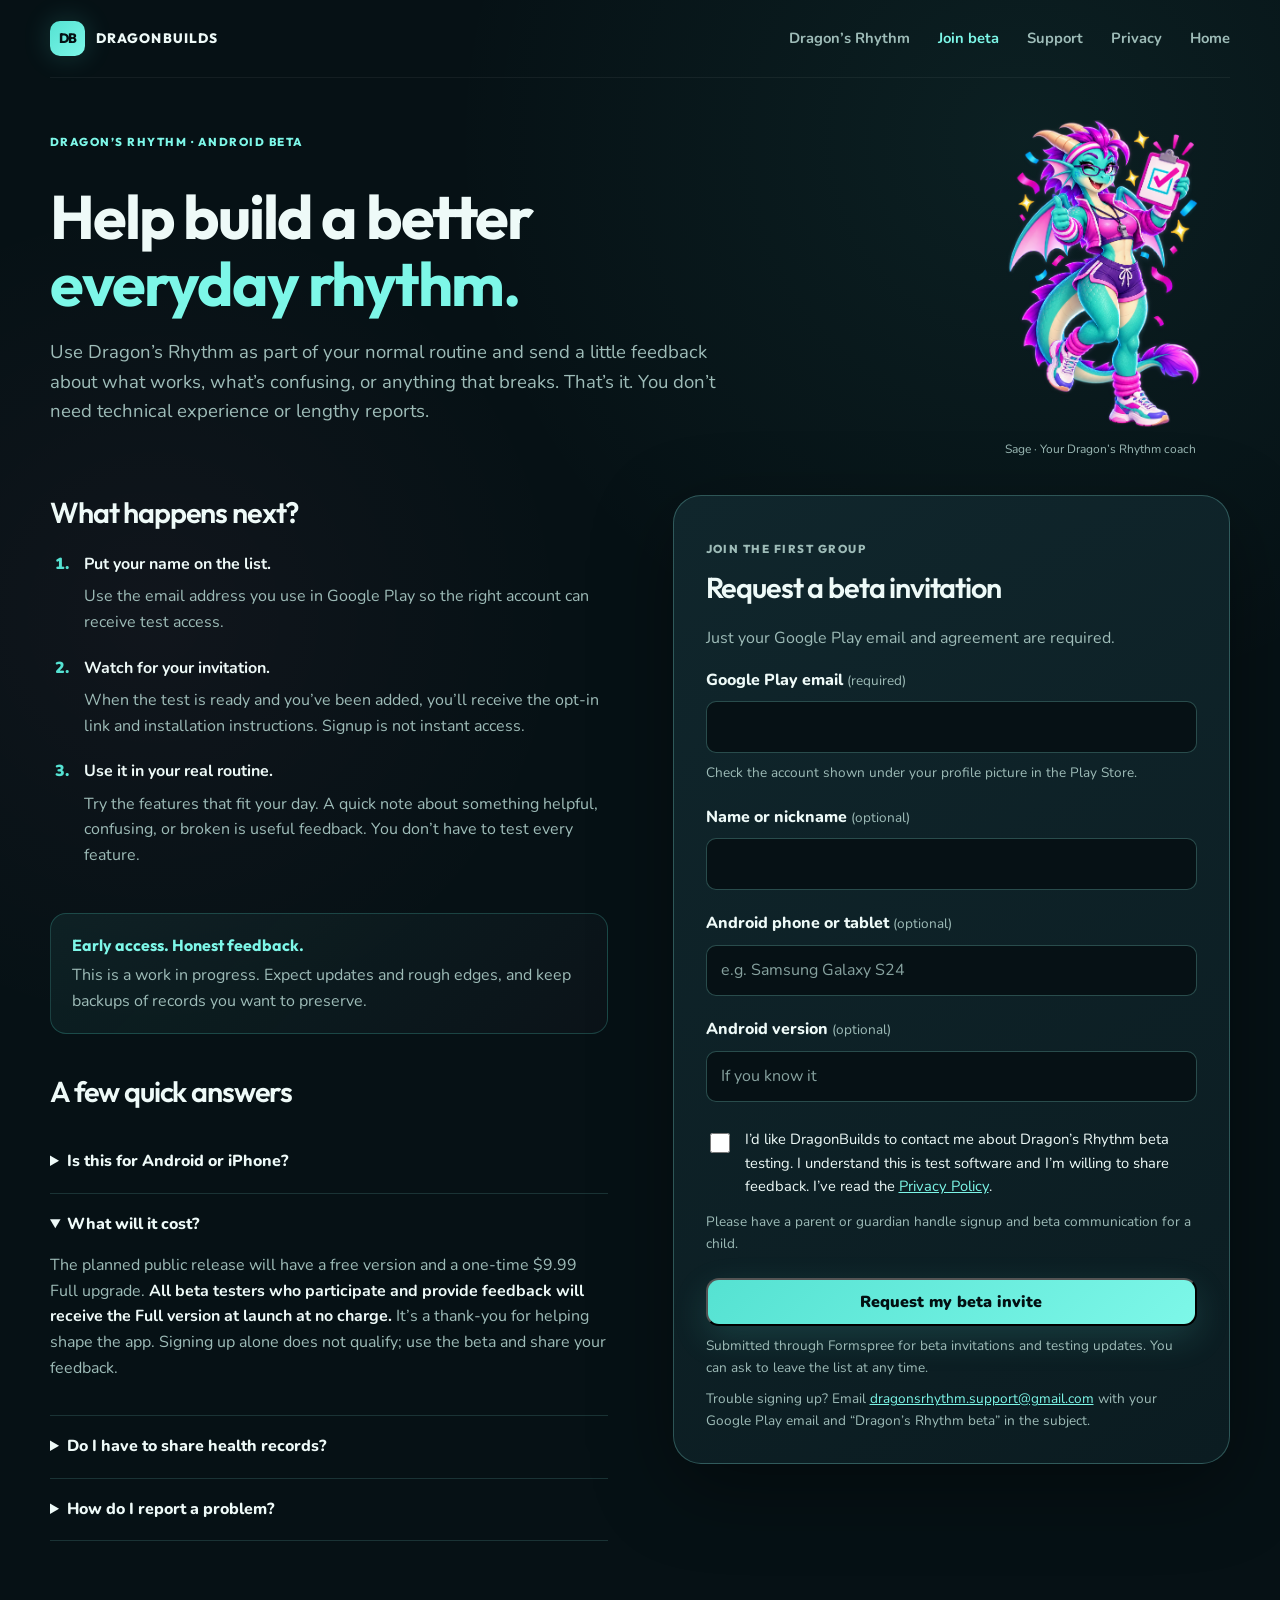
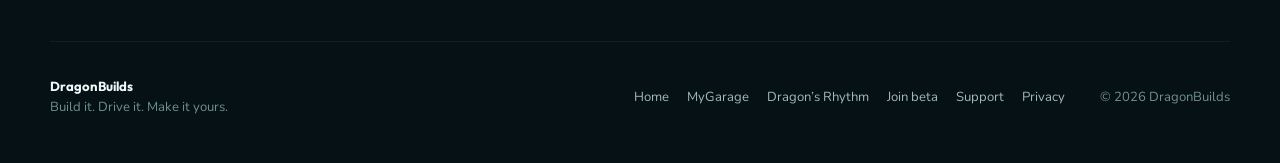
<file: docs/dragonsrhythm/beta.html>
<!doctype html>
<html lang="en">
<head>
  <meta charset="utf-8" />
  <meta name="viewport" content="width=device-width, initial-scale=1" />
  <meta name="theme-color" content="#071318" />
  <meta name="description" content="Meals, workouts, meds, and progress in one place. Find your coaching style and help shape Dragon’s Rhythm. Join the first Android beta." />
  <title>Join the Android beta — Dragon’s Rhythm</title>
  <link rel="preconnect" href="https://fonts.googleapis.com" />
  <link rel="preconnect" href="https://fonts.gstatic.com" crossorigin />
  <link href="https://fonts.googleapis.com/css2?family=Nunito:wght@400;600;700;800;900&family=Outfit:wght@500;600;700;800&display=swap" rel="stylesheet" />
  <link rel="canonical" href="https://dragonbuilds.com/dragonsrhythm/beta.html" />
  <meta property="og:type" content="website" />
  <meta property="og:title" content="Dragon’s Rhythm | Find your rhythm. Join the beta." />
  <meta property="og:description" content="Meals, workouts, meds, and progress in one place. Choose your coach and help shape the first Android beta." />
  <meta property="og:url" content="https://dragonbuilds.com/dragonsrhythm/beta.html" />
  <meta property="og:image" content="https://dragonbuilds.com/dragonsrhythm/images/adult-today.jpg" />
  <meta property="og:image:alt" content="Dragon’s Rhythm daily tracking screen" />
  <link rel="stylesheet" href="dragonsrhythm.css?v=20261006-founder" />
  <link rel="stylesheet" href="coach-pages.css?v=20261006-coaches" />
</head>
<body>
  <a class="skip-link" href="#main">Skip to content</a>
  <div class="site-shell">
    <header class="site-header">
      <a class="brand" href="/" aria-label="DragonBuilds home">
        <span class="brand-mark">DB</span>
        <span>DRAGONBUILDS</span>
      </a>
      <nav class="site-nav" aria-label="Primary navigation">
        <a href="/dragonsrhythm/">Dragon’s Rhythm</a>
        <a class="active" aria-current="page" href="/dragonsrhythm/beta.html">Join beta</a>
        <a href="/dragonsrhythm/support.html">Support</a>
        <a href="/dragonsrhythm/privacy.html">Privacy</a>
				<a href="/">Home</a>
      </nav>
    </header>

    <main id="main">
      <section class="section-pad beta-intro coach-intro">
        <div class="coach-intro-copy">
        <p class="eyebrow plain">DRAGON’S RHYTHM · ANDROID BETA</p>
        <h1>Help build a better<br /><span>everyday rhythm.</span></h1>
        <p class="hero-lede">Use Dragon’s Rhythm as part of your normal routine and send a little feedback about what works, what’s confusing, or anything that breaks. That’s it. You don’t need technical experience or lengthy reports.</p>
        </div>
        <figure class="page-coach">
          <img src="images/sage-signup.png" alt="Sage welcoming you to Dragon’s Rhythm." decoding="async" width="1122" height="1402" />
          <figcaption>Sage · Your Dragon’s Rhythm coach</figcaption>
        </figure>
      </section>
      <section class="section-pad beta-layout">
        <div class="beta-explainer">
          <h2>What happens next?</h2>
          <ol class="beta-steps">
            <li><strong>Put your name on the list.</strong><p>Use the email address you use in Google Play so the right account can receive test access.</p></li>
            <li><strong>Watch for your invitation.</strong><p>When the test is ready and you’ve been added, you’ll receive the opt-in link and installation instructions. Signup is not instant access.</p></li>
            <li><strong>Use it in your real routine.</strong><p>Try the features that fit your day. A quick note about something helpful, confusing, or broken is useful feedback. You don’t have to test every feature.</p></li>
          </ol>
          <div class="privacy-callout"><strong>Early access. Honest feedback.</strong><span>This is a work in progress. Expect updates and rough edges, and keep backups of records you want to preserve.</span></div>
          <div class="beta-faq">
            <h2>A few quick answers</h2>
            <details><summary>Is this for Android or iPhone?</summary><p>This signup is for the Android beta distributed through Google Play. There is no iPhone beta being offered here.</p></details>
            <details open><summary>What will it cost?</summary><p>The planned public release will have a free version and a one-time $9.99 Full upgrade. <strong>All beta testers who participate and provide feedback will receive the Full version at launch at no charge.</strong> It’s a thank-you for helping shape the app. Signing up alone does not qualify; use the beta and share your feedback.</p></details>
            <details><summary>Do I have to share health records?</summary><p>No. The signup only asks for contact information and optional device details. Please don’t send medication lists, health history, progress photos, or other sensitive information through this form.</p></details>
            <details><summary>How do I report a problem?</summary><p>Use the <a href="support.html">Dragon’s Rhythm support form</a>. Include your app version, phone model, what happened, and what you expected. Remove private information from screenshots.</p></details>
          </div>
        </div>
        <div class="signup-panel">
          <p class="eyebrow plain">JOIN THE FIRST GROUP</p>
          <h2>Request a beta invitation</h2>
          <p>Just your Google Play email and agreement are required.</p>
          <form id="beta-form" action="https://formspree.io/f/xvkzoeqk" method="POST">
            <input type="hidden" name="_subject" value="New Dragon’s Rhythm beta signup" />
            <input type="hidden" name="app" value="Dragon’s Rhythm" />
            <input type="hidden" name="signup_source" value="Dragon’s Rhythm website beta form" />
            <input type="hidden" name="privacy_policy_version" value="2026-10-05" />
            <div class="form-trap" aria-hidden="true"><label for="website">Leave this empty</label><input id="website" name="_gotcha" tabindex="-1" autocomplete="off" /></div>
            <div class="form-row"><label for="email">Google Play email <span>(required)</span></label><input id="email" name="email" type="email" autocomplete="email" maxlength="254" required aria-describedby="email-help" /><p id="email-help" class="field-help">Check the account shown under your profile picture in the Play Store.</p></div>
            <div class="form-row"><label for="name">Name or nickname <span>(optional)</span></label><input id="name" name="name" autocomplete="given-name" maxlength="80" /></div>
            <div class="form-row"><label for="device">Android phone or tablet <span>(optional)</span></label><input id="device" name="device" placeholder="e.g. Samsung Galaxy S24" maxlength="120" /></div>
            <div class="form-row"><label for="android">Android version <span>(optional)</span></label><input id="android" name="android_version" placeholder="If you know it" maxlength="40" /></div>
            <label class="checkbox-row"><input type="checkbox" name="beta_agreement" value="I agree to beta contact and understand this is test software" required /><span>I’d like DragonBuilds to contact me about Dragon’s Rhythm beta testing. I understand this is test software and I’m willing to share feedback. I’ve read the <a href="privacy.html#beta-data">Privacy Policy</a>.</span></label>
            <p class="field-help">Please have a parent or guardian handle signup and beta communication for a child.</p>
            <button class="button primary" type="submit">Request my beta invite</button>
            <p class="field-help">Submitted through Formspree for beta invitations and testing updates. You can ask to leave the list at any time.</p>
            <div id="form-status" class="form-status" role="status" aria-live="polite" tabindex="-1"></div>
          </form>
          <p class="field-help">Trouble signing up? Email <a href="mailto:dragonsrhythm.support@gmail.com?subject=Dragon%27s%20Rhythm%20beta%20signup">dragonsrhythm.support@gmail.com</a> with your Google Play email and “Dragon’s Rhythm beta” in the subject.</p>
        </div>
      </section>
    </main>
    <footer class="site-footer">
      <div>
        <strong>DragonBuilds</strong>
        <span>Build it. Drive it. Make it yours.</span>
      </div>
      <div class="footer-links">
        <a href="/">Home</a>
        <a href="/mygarage/">MyGarage</a>
        <a href="/dragonsrhythm/">Dragon’s Rhythm</a>
        <a href="/dragonsrhythm/beta.html">Join beta</a>
        <a href="/dragonsrhythm/support.html">Support</a>
        <a href="/dragonsrhythm/privacy.html">Privacy</a>
      </div>
      <div class="copyright">© <span id="year">2026</span> DragonBuilds</div>
    </footer>
  </div>

  <script src="beta.js?v=20261006-email" defer></script>
  <script>
    document.getElementById('year').textContent = new Date().getFullYear();
  </script>
</body>
</html>
</file>
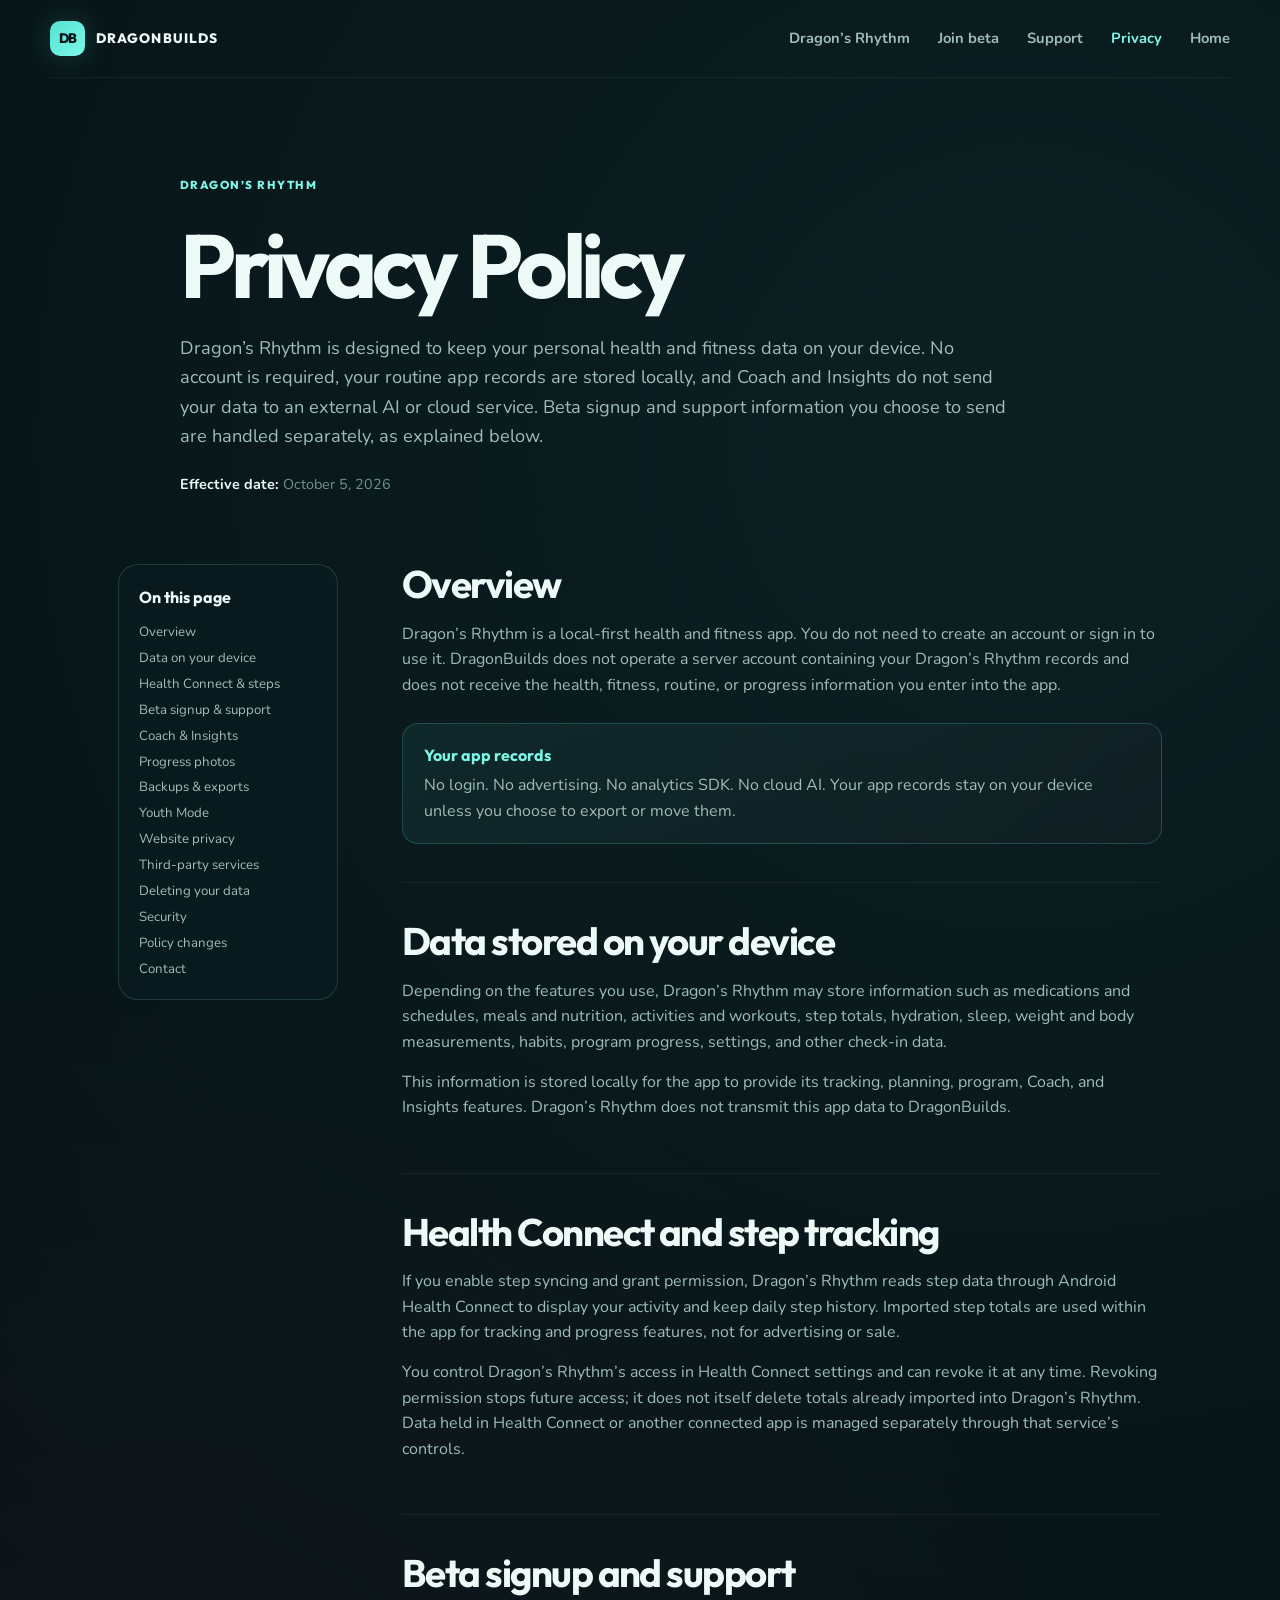
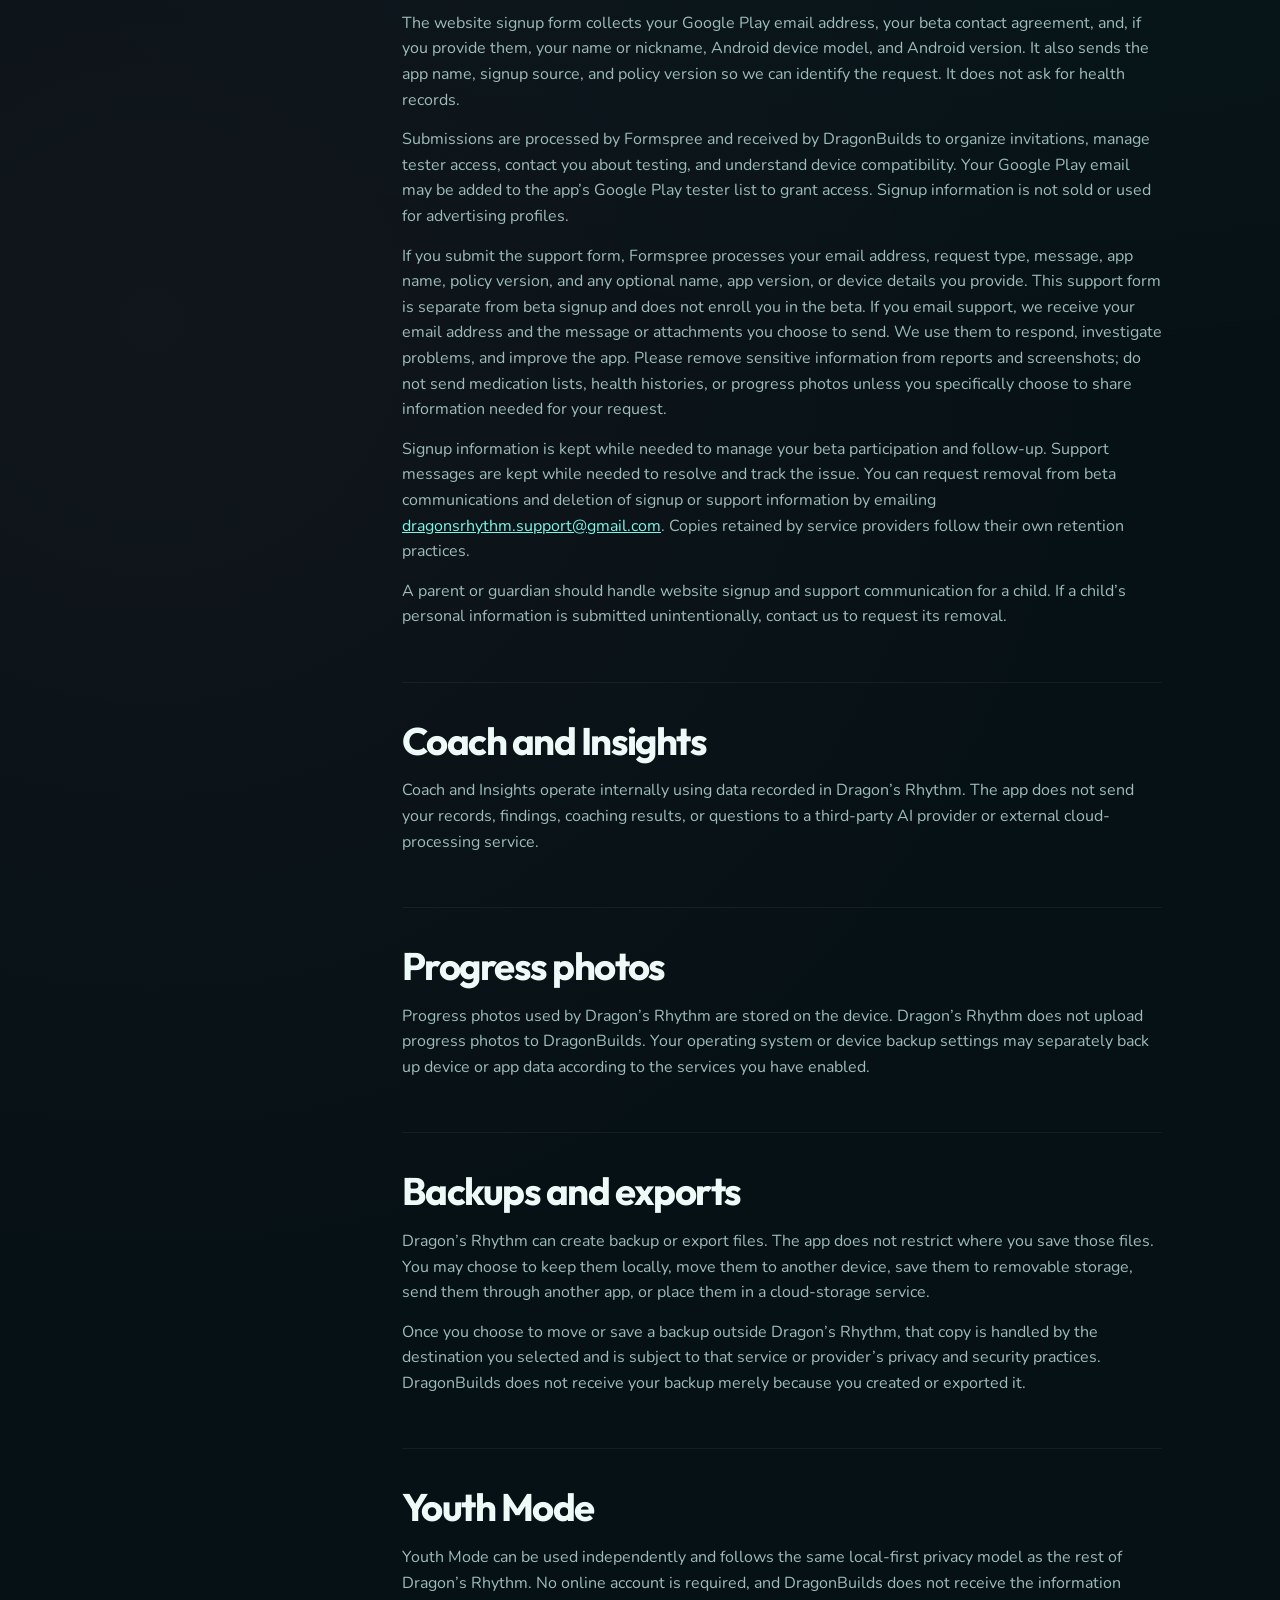
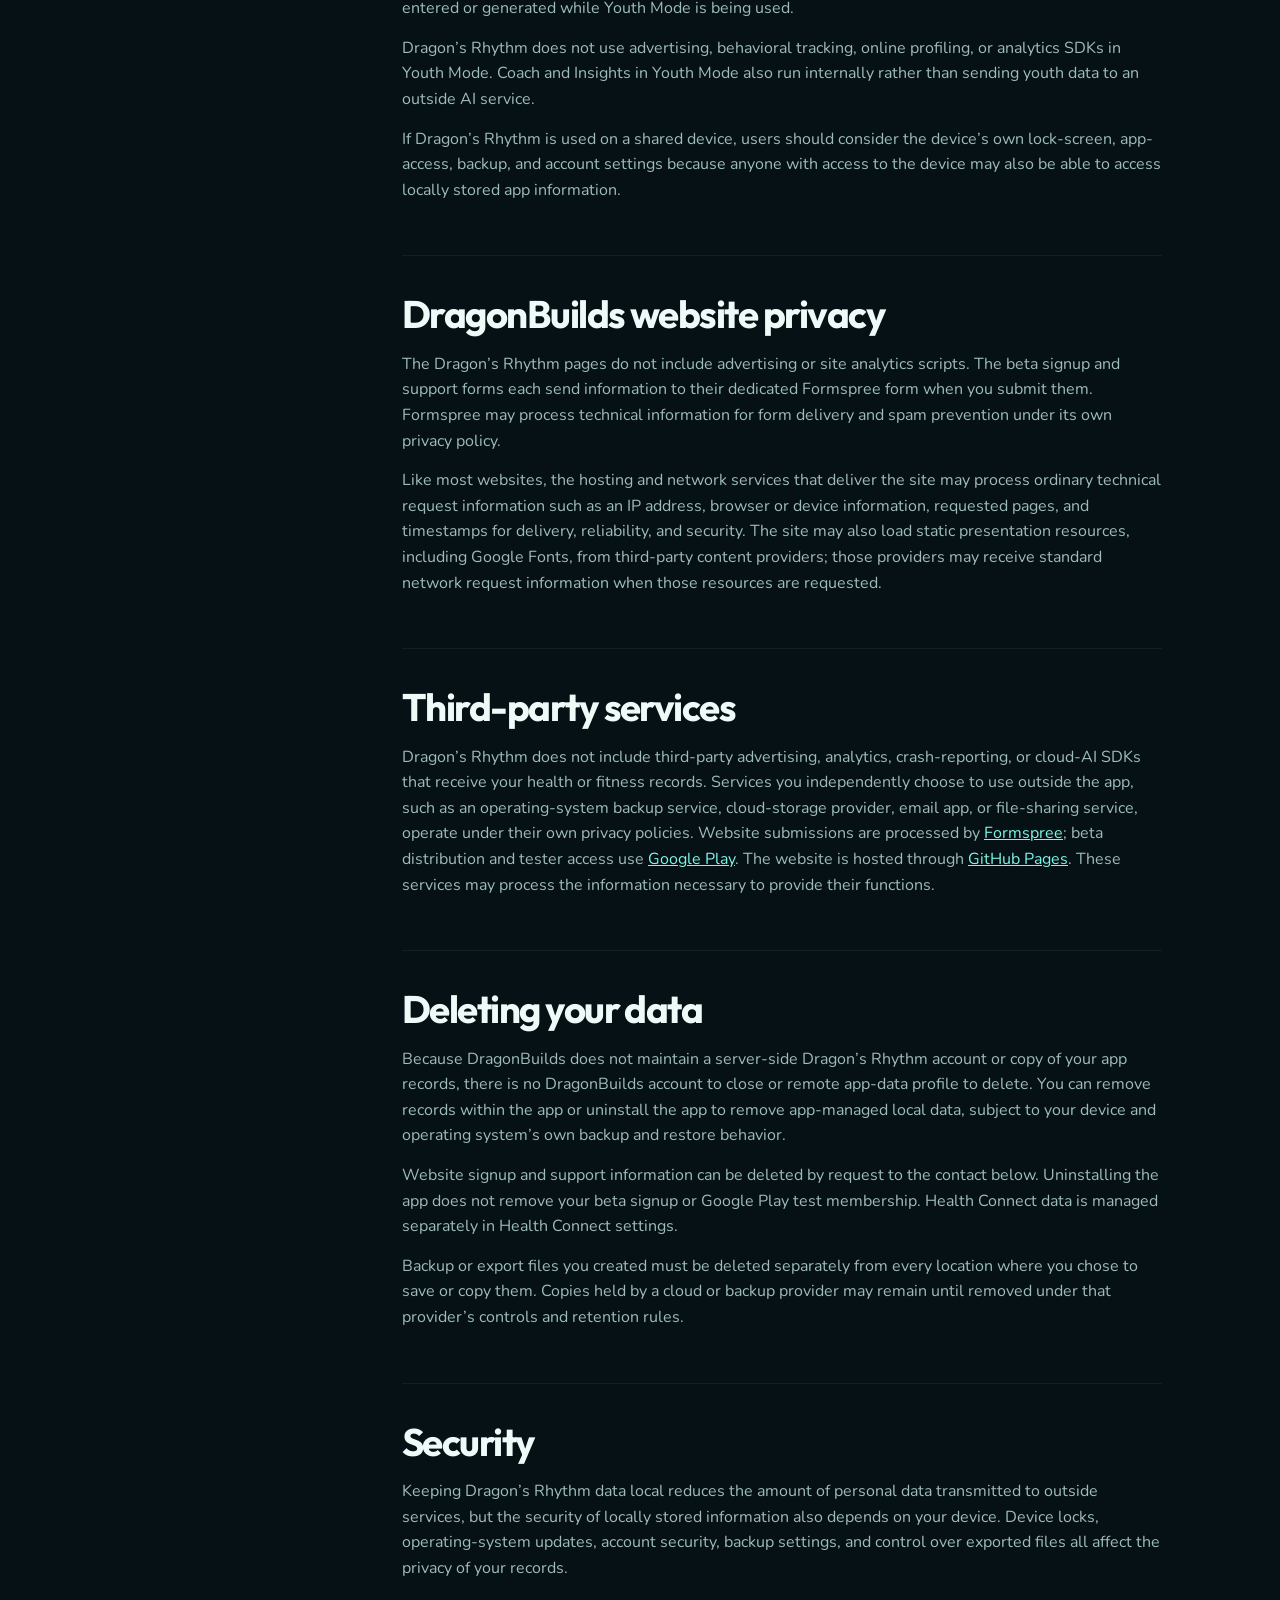
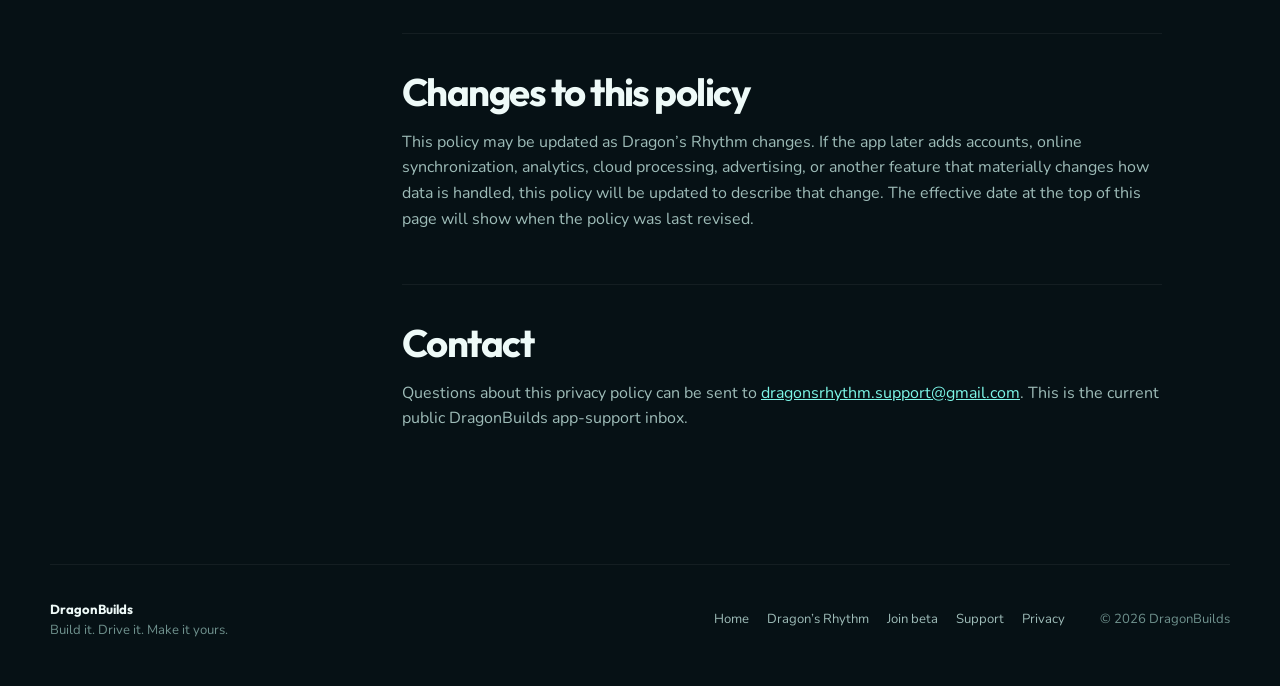
<file: docs/dragonsrhythm/privacy.html>
<!doctype html>
<html lang="en">
<head>
  <meta charset="utf-8" />
  <meta name="viewport" content="width=device-width, initial-scale=1" />
  <meta name="theme-color" content="#071318" />
  <meta name="description" content="Privacy Policy. Dragon's Rhythm is a personal health and fitness app built to help you understand patterns across movement, food, hydration, sleep, medication, weight, and more." />  <title>Privacy Policy — Dragon’s Rhythm</title>
  <link rel="preconnect" href="https://fonts.googleapis.com" />
  <link rel="preconnect" href="https://fonts.gstatic.com" crossorigin />
  <link href="https://fonts.googleapis.com/css2?family=Nunito:wght@400;600;700;800;900&family=Outfit:wght@500;600;700;800&display=swap" rel="stylesheet" />
  <link rel="stylesheet" href="dragonsrhythm.css?v=20261006-founder" />
</head>
<body>
  <div class="site-shell">
    <header class="site-header">
      <a class="brand" href="/" aria-label="DragonBuilds home">
        <span class="brand-mark">DB</span>
        <span>DRAGONBUILDS</span>
      </a>
      <nav class="site-nav" aria-label="Primary navigation">
        <a href="/dragonsrhythm/">Dragon’s Rhythm</a>
        <a href="/dragonsrhythm/beta.html">Join beta</a>
        <a href="/dragonsrhythm/support.html">Support</a>
        <a class="active" href="/dragonsrhythm/privacy.html">Privacy</a>
     		<a href="/">Home</a>
		</nav>
    </header>

    <main class="privacy-main">
      <section class="section-pad privacy-hero">
        <p class="eyebrow plain">DRAGON’S RHYTHM</p>
        <h1>Privacy Policy</h1>
        <p class="privacy-summary">
          Dragon’s Rhythm is designed to keep your personal health and fitness data on your device. No account is required,
          your routine app records are stored locally, and Coach and Insights do not send your data to an external AI or cloud service. Beta signup and support information you choose to send are handled separately, as explained below.
        </p>
        <p class="policy-date"><strong>Effective date:</strong> October 5, 2026</p>
      </section>

      <section class="section-pad privacy-layout">
        <aside class="privacy-toc" aria-label="Privacy policy sections">
          <strong>On this page</strong>
          <a href="#overview">Overview</a>
          <a href="#device-data">Data on your device</a>
          <a href="#health-connect">Health Connect & steps</a>
          <a href="#beta-data">Beta signup & support</a>
          <a href="#coach">Coach & Insights</a>
          <a href="#photos">Progress photos</a>
          <a href="#backups">Backups & exports</a>
          <a href="#youth">Youth Mode</a>
          <a href="#website">Website privacy</a>
          <a href="#third-parties">Third-party services</a>
          <a href="#deletion">Deleting your data</a>
          <a href="#security">Security</a>
          <a href="#changes">Policy changes</a>
          <a href="#contact">Contact</a>
        </aside>

        <article class="privacy-copy">
          <section id="overview" class="policy-section">
            <h2>Overview</h2>
            <p>
              Dragon’s Rhythm is a local-first health and fitness app. You do not need to create an account or sign in to use it.
              DragonBuilds does not operate a server account containing your Dragon’s Rhythm records and does not receive the health,
              fitness, routine, or progress information you enter into the app.
            </p>
            <div class="privacy-callout">
              <strong>Your app records</strong>
              <span>No login. No advertising. No analytics SDK. No cloud AI. Your app records stay on your device unless you choose to export or move them.</span>
            </div>
          </section>

          <section id="device-data" class="policy-section">
            <h2>Data stored on your device</h2>
            <p>
              Depending on the features you use, Dragon’s Rhythm may store information such as medications and schedules, meals and nutrition,
              activities and workouts, step totals, hydration, sleep, weight and body measurements, habits, program progress, settings, and other check-in data.
            </p>
            <p>
              This information is stored locally for the app to provide its tracking, planning, program, Coach, and Insights features.
              Dragon’s Rhythm does not transmit this app data to DragonBuilds.
            </p>
          </section>

          <section id="health-connect" class="policy-section">
            <h2>Health Connect and step tracking</h2>
            <p>If you enable step syncing and grant permission, Dragon’s Rhythm reads step data through Android Health Connect to display your activity and keep daily step history. Imported step totals are used within the app for tracking and progress features, not for advertising or sale.</p>
            <p>You control Dragon’s Rhythm’s access in Health Connect settings and can revoke it at any time. Revoking permission stops future access; it does not itself delete totals already imported into Dragon’s Rhythm. Data held in Health Connect or another connected app is managed separately through that service’s controls.</p>
          </section>

          <section id="beta-data" class="policy-section">
            <h2>Beta signup and support</h2>
            <p>The website signup form collects your Google Play email address, your beta contact agreement, and, if you provide them, your name or nickname, Android device model, and Android version. It also sends the app name, signup source, and policy version so we can identify the request. It does not ask for health records.</p>
            <p>Submissions are processed by Formspree and received by DragonBuilds to organize invitations, manage tester access, contact you about testing, and understand device compatibility. Your Google Play email may be added to the app’s Google Play tester list to grant access. Signup information is not sold or used for advertising profiles.</p>
            <p>If you submit the support form, Formspree processes your email address, request type, message, app name, policy version, and any optional name, app version, or device details you provide. This support form is separate from beta signup and does not enroll you in the beta. If you email support, we receive your email address and the message or attachments you choose to send. We use them to respond, investigate problems, and improve the app. Please remove sensitive information from reports and screenshots; do not send medication lists, health histories, or progress photos unless you specifically choose to share information needed for your request.</p>
            <p>Signup information is kept while needed to manage your beta participation and follow-up. Support messages are kept while needed to resolve and track the issue. You can request removal from beta communications and deletion of signup or support information by emailing <a href="mailto:dragonsrhythm.support@gmail.com">dragonsrhythm.support@gmail.com</a>. Copies retained by service providers follow their own retention practices.</p>
            <p>A parent or guardian should handle website signup and support communication for a child. If a child’s personal information is submitted unintentionally, contact us to request its removal.</p>
          </section>

          <section id="coach" class="policy-section">
            <h2>Coach and Insights</h2>
            <p>
              Coach and Insights operate internally using data recorded in Dragon’s Rhythm. The app does not send your records, findings,
              coaching results, or questions to a third-party AI provider or external cloud-processing service.
            </p>
          </section>

          <section id="photos" class="policy-section">
            <h2>Progress photos</h2>
            <p>
              Progress photos used by Dragon’s Rhythm are stored on the device. Dragon’s Rhythm does not upload progress photos to DragonBuilds.
              Your operating system or device backup settings may separately back up device or app data according to the services you have enabled.
            </p>
          </section>

          <section id="backups" class="policy-section">
            <h2>Backups and exports</h2>
            <p>
              Dragon’s Rhythm can create backup or export files. The app does not restrict where you save those files. You may choose to keep them locally,
              move them to another device, save them to removable storage, send them through another app, or place them in a cloud-storage service.
            </p>
            <p>
              Once you choose to move or save a backup outside Dragon’s Rhythm, that copy is handled by the destination you selected and is subject to that
              service or provider’s privacy and security practices. DragonBuilds does not receive your backup merely because you created or exported it.
            </p>
          </section>

          <section id="youth" class="policy-section">
            <h2>Youth Mode</h2>
            <p>
              Youth Mode can be used independently and follows the same local-first privacy model as the rest of Dragon’s Rhythm. No online account is required,
              and DragonBuilds does not receive the information entered or generated while Youth Mode is being used.
            </p>
            <p>
              Dragon’s Rhythm does not use advertising, behavioral tracking, online profiling, or analytics SDKs in Youth Mode. Coach and Insights in Youth Mode
              also run internally rather than sending youth data to an outside AI service.
            </p>
            <p>
              If Dragon’s Rhythm is used on a shared device, users should consider the device’s own lock-screen, app-access, backup, and account settings because
              anyone with access to the device may also be able to access locally stored app information.
            </p>
          </section>

          <section id="website" class="policy-section">
            <h2>DragonBuilds website privacy</h2>
            <p>
              The Dragon’s Rhythm pages do not include advertising or site analytics scripts. The beta signup and support forms each send information to their dedicated Formspree form when you submit them. Formspree may process technical information for form delivery and spam prevention under its own privacy policy.
            </p>
            <p>
              Like most websites, the hosting and network services that deliver the site may process ordinary technical request information such as an IP address,
              browser or device information, requested pages, and timestamps for delivery, reliability, and security. The site may also load static presentation resources,
              including Google Fonts, from third-party content providers; those providers may receive standard network request information when those resources are requested.
            </p>
          </section>

          <section id="third-parties" class="policy-section">
            <h2>Third-party services</h2>
            <p>
              Dragon’s Rhythm does not include third-party advertising, analytics, crash-reporting, or cloud-AI SDKs that receive your health or fitness records.
              Services you independently choose to use outside the app, such as an operating-system backup service, cloud-storage provider, email app, or file-sharing service, operate under their own privacy policies. Website submissions are processed by <a href="https://formspree.io/legal/privacy-policy/">Formspree</a>; beta distribution and tester access use <a href="https://policies.google.com/privacy">Google Play</a>. The website is hosted through <a href="https://docs.github.com/en/site-policy/privacy-policies/github-general-privacy-statement">GitHub Pages</a>. These services may process the information necessary to provide their functions.
            </p>
          </section>

          <section id="deletion" class="policy-section">
            <h2>Deleting your data</h2>
            <p>
              Because DragonBuilds does not maintain a server-side Dragon’s Rhythm account or copy of your app records, there is no DragonBuilds account to close or remote app-data profile to delete.
              You can remove records within the app or uninstall the app to remove app-managed local data, subject to your device and operating system’s own backup and restore behavior.
            </p>
            <p>
              Website signup and support information can be deleted by request to the contact below. Uninstalling the app does not remove your beta signup or Google Play test membership. Health Connect data is managed separately in Health Connect settings.
            </p>
            <p>
              Backup or export files you created must be deleted separately from every location where you chose to save or copy them. Copies held by a cloud or backup provider may remain until removed under that provider’s controls and retention rules.
            </p>
          </section>

          <section id="security" class="policy-section">
            <h2>Security</h2>
            <p>
              Keeping Dragon’s Rhythm data local reduces the amount of personal data transmitted to outside services, but the security of locally stored information also depends on your device.
              Device locks, operating-system updates, account security, backup settings, and control over exported files all affect the privacy of your records.
            </p>
          </section>

          <section id="changes" class="policy-section">
            <h2>Changes to this policy</h2>
            <p>
              This policy may be updated as Dragon’s Rhythm changes. If the app later adds accounts, online synchronization, analytics, cloud processing, advertising,
              or another feature that materially changes how data is handled, this policy will be updated to describe that change. The effective date at the top of this page will show when the policy was last revised.
            </p>
          </section>

          <section id="contact" class="policy-section">
            <h2>Contact</h2>
            <p>
              Questions about this privacy policy can be sent to <a href="mailto:dragonsrhythm.support@gmail.com">dragonsrhythm.support@gmail.com</a>.
              This is the current public DragonBuilds app-support inbox.
            </p>
          </section>
        </article>
      </section>
    </main>

    <footer class="site-footer">
      <div>
        <strong>DragonBuilds</strong>
        <span>Build it. Drive it. Make it yours.</span>
      </div>
      <div class="footer-links">
        <a href="/">Home</a>
        <a href="/dragonsrhythm/">Dragon’s Rhythm</a>
        <a href="/dragonsrhythm/beta.html">Join beta</a>
        <a href="/dragonsrhythm/support.html">Support</a>
        <a href="/dragonsrhythm/privacy.html">Privacy</a>
      </div>
      <div class="copyright">© <span id="year">2026</span> DragonBuilds</div>
    </footer>
  </div>

  <script>
    document.getElementById('year').textContent = new Date().getFullYear();
  </script>
</body>
</html>
</file>
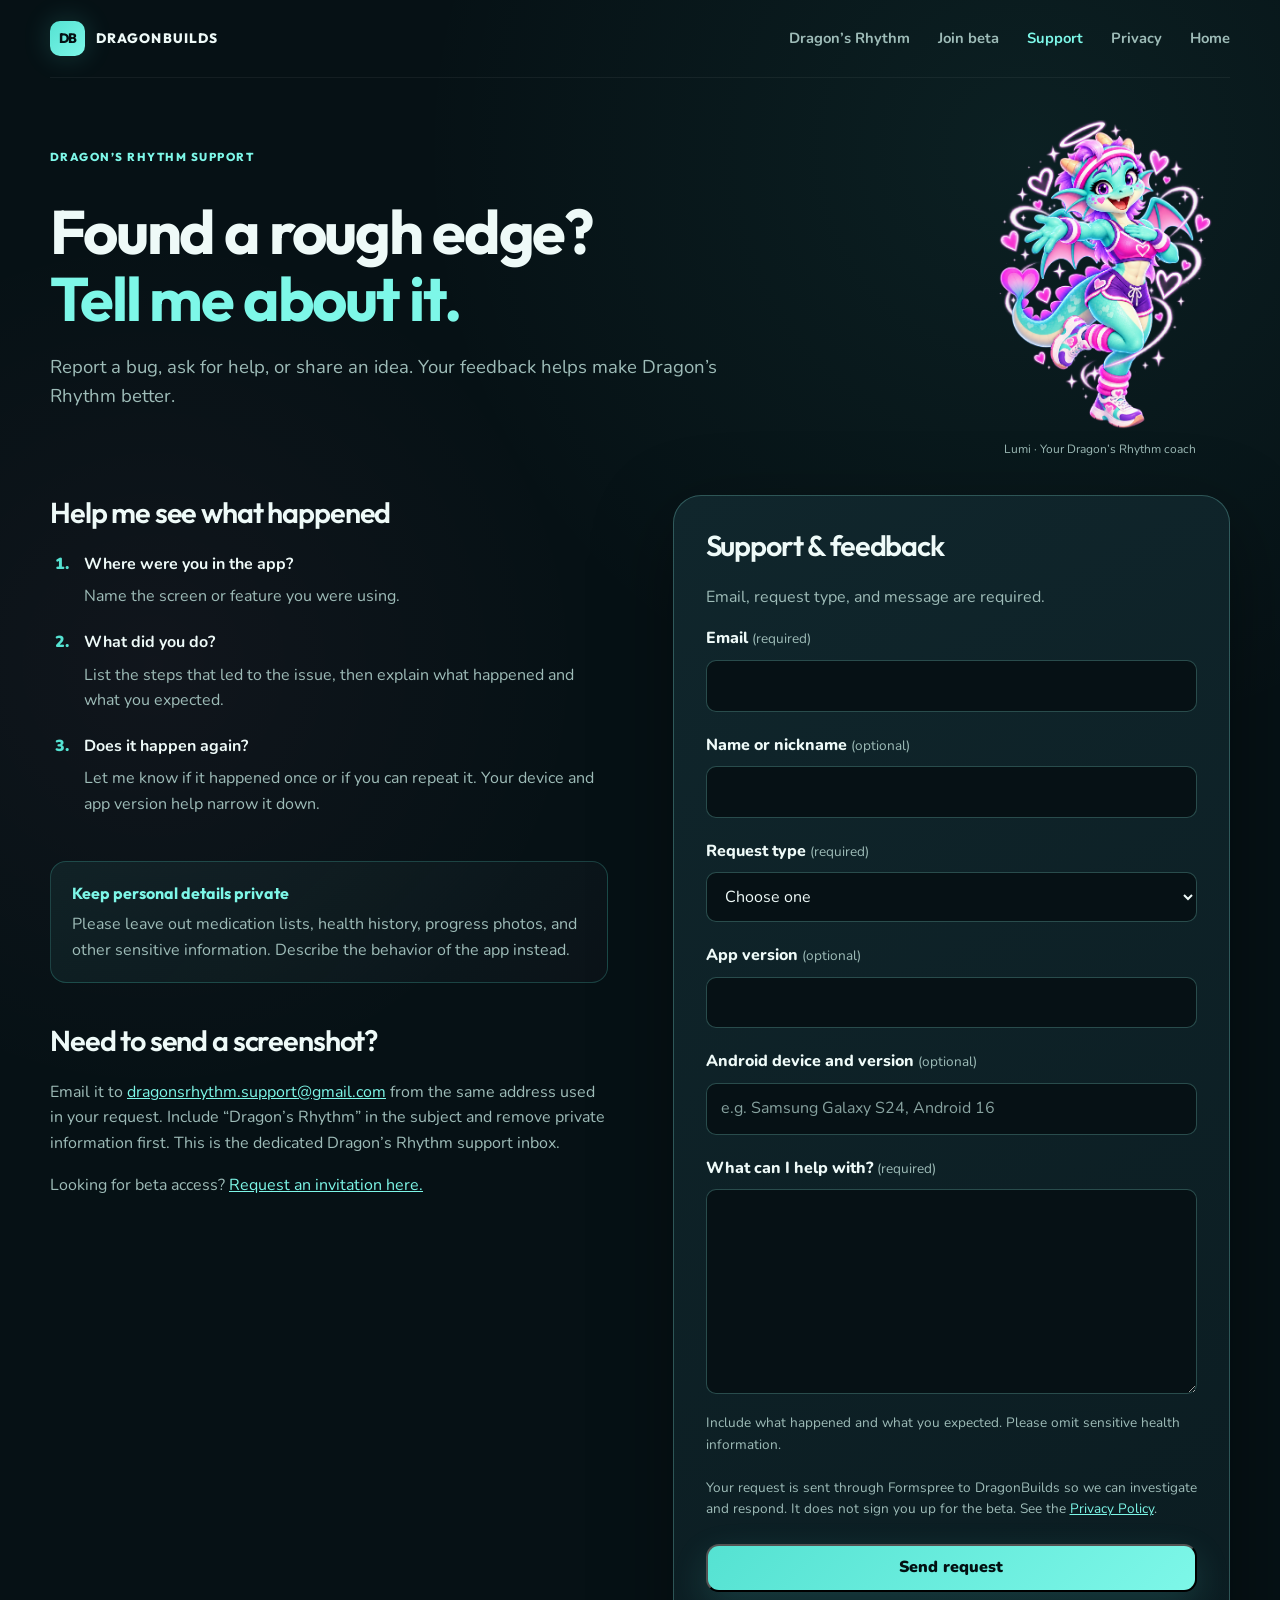
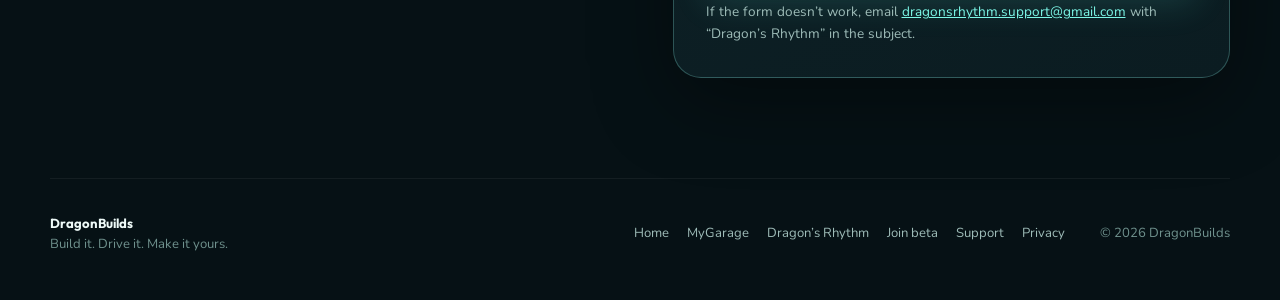
<file: docs/dragonsrhythm/support.html>
<!doctype html>
<html lang="en">
<head>
  <meta charset="utf-8" />
  <meta name="viewport" content="width=device-width, initial-scale=1" />
  <meta name="theme-color" content="#071318" />
  <meta name="description" content="Get help, report a bug, or share feedback about Dragon’s Rhythm." />
  <title>Support & feedback — Dragon’s Rhythm</title>
  <link rel="preconnect" href="https://fonts.googleapis.com" />
  <link rel="preconnect" href="https://fonts.gstatic.com" crossorigin />
  <link href="https://fonts.googleapis.com/css2?family=Nunito:wght@400;600;700;800;900&family=Outfit:wght@500;600;700;800&display=swap" rel="stylesheet" />
  <link rel="canonical" href="https://dragonbuilds.com/dragonsrhythm/support.html" />
  <meta property="og:type" content="website" />
  <meta property="og:title" content="Dragon’s Rhythm | Support & feedback" />
  <meta property="og:description" content="Get help, report a bug, or share feedback about Dragon’s Rhythm." />
  <meta property="og:url" content="https://dragonbuilds.com/dragonsrhythm/support.html" />
  <meta property="og:image" content="https://dragonbuilds.com/dragonsrhythm/images/adult-today.jpg" />
  <meta property="og:image:alt" content="Dragon’s Rhythm daily tracking screen" />
  <link rel="stylesheet" href="dragonsrhythm.css?v=20261006-founder" />
  <link rel="stylesheet" href="coach-pages.css?v=20261006-coaches" />
</head>
<body>
  <a class="skip-link" href="#main">Skip to content</a>
  <div class="site-shell">
    <header class="site-header">
      <a class="brand" href="/" aria-label="DragonBuilds home">
        <span class="brand-mark">DB</span>
        <span>DRAGONBUILDS</span>
      </a>
      <nav class="site-nav" aria-label="Primary navigation">
        <a href="/dragonsrhythm/">Dragon’s Rhythm</a>
        <a href="/dragonsrhythm/beta.html">Join beta</a>
        <a class="active" aria-current="page" href="/dragonsrhythm/support.html">Support</a>
        <a href="/dragonsrhythm/privacy.html">Privacy</a>
				<a href="/">Home</a>
      </nav>
    </header>

    <main id="main">
      <section class="section-pad beta-intro coach-intro">
        <div class="coach-intro-copy">
        <p class="eyebrow plain">DRAGON’S RHYTHM SUPPORT</p>
        <h1>Found a rough edge?<br /><span>Tell me about it.</span></h1>
        <p class="hero-lede">Report a bug, ask for help, or share an idea. Your feedback helps make Dragon’s Rhythm better.</p>
        </div>
        <figure class="page-coach">
          <img src="images/lumi-support.png" alt="Lumi welcoming you to Dragon’s Rhythm." decoding="async" width="1122" height="1402" />
          <figcaption>Lumi · Your Dragon’s Rhythm coach</figcaption>
        </figure>
      </section>
      <section class="section-pad beta-layout">
        <div class="beta-explainer">
          <h2>Help me see what happened</h2>
          <ol class="beta-steps">
            <li><strong>Where were you in the app?</strong><p>Name the screen or feature you were using.</p></li>
            <li><strong>What did you do?</strong><p>List the steps that led to the issue, then explain what happened and what you expected.</p></li>
            <li><strong>Does it happen again?</strong><p>Let me know if it happened once or if you can repeat it. Your device and app version help narrow it down.</p></li>
          </ol>
          <div class="privacy-callout"><strong>Keep personal details private</strong><span>Please leave out medication lists, health history, progress photos, and other sensitive information. Describe the behavior of the app instead.</span></div>
          <div class="beta-faq"><h2>Need to send a screenshot?</h2><p>Email it to <a href="mailto:dragonsrhythm.support@gmail.com?subject=Dragon%27s%20Rhythm%20support">dragonsrhythm.support@gmail.com</a> from the same address used in your request. Include “Dragon’s Rhythm” in the subject and remove private information first. This is the dedicated Dragon’s Rhythm support inbox.</p><p>Looking for beta access? <a href="beta.html">Request an invitation here.</a></p></div>
        </div>
        <div class="signup-panel">
          <h2>Support & feedback</h2>
          <p>Email, request type, and message are required.</p>
          <form id="support-form" action="https://formspree.io/f/mbgdjnkk" method="POST">
            <input type="hidden" name="_subject" value="Dragon’s Rhythm support request" />
            <input type="hidden" name="app" value="Dragon’s Rhythm" />
            <input type="hidden" name="privacy_policy_version" value="2026-10-05" />
            <div class="form-trap" aria-hidden="true"><label for="website">Leave this empty</label><input id="website" name="_gotcha" tabindex="-1" autocomplete="off" /></div>
            <div class="form-row"><label for="email">Email <span>(required)</span></label><input id="email" name="email" type="email" autocomplete="email" maxlength="254" required /></div>
            <div class="form-row"><label for="name">Name or nickname <span>(optional)</span></label><input id="name" name="name" autocomplete="given-name" maxlength="80" /></div>
            <div class="form-row"><label for="request-type">Request type <span>(required)</span></label><select id="request-type" name="request_type" required><option value="">Choose one</option><option>Bug report</option><option>Help using the app</option><option>Beta signup or access</option><option>Suggestion or feedback</option><option>Privacy or data deletion request</option></select></div>
            <div class="form-row"><label for="app-version">App version <span>(optional)</span></label><input id="app-version" name="app_version" maxlength="60" /></div>
            <div class="form-row"><label for="device">Android device and version <span>(optional)</span></label><input id="device" name="device" maxlength="160" placeholder="e.g. Samsung Galaxy S24, Android 16" /></div>
            <div class="form-row"><label for="message">What can I help with? <span>(required)</span></label><textarea id="message" name="message" rows="7" maxlength="6000" required aria-describedby="message-help"></textarea><p id="message-help" class="field-help">Include what happened and what you expected. Please omit sensitive health information.</p></div>
            <p class="field-help">Your request is sent through Formspree to DragonBuilds so we can investigate and respond. It does not sign you up for the beta. See the <a href="privacy.html#beta-data">Privacy Policy</a>.</p>
            <button class="button primary" type="submit">Send request</button>
            <div id="form-status" class="form-status" role="status" aria-live="polite" tabindex="-1"></div>
          </form>
          <p class="field-help">If the form doesn’t work, email <a href="mailto:dragonsrhythm.support@gmail.com?subject=Dragon%27s%20Rhythm%20support">dragonsrhythm.support@gmail.com</a> with “Dragon’s Rhythm” in the subject.</p>
        </div>
      </section>
    </main>
    <footer class="site-footer">
      <div>
        <strong>DragonBuilds</strong>
        <span>Build it. Drive it. Make it yours.</span>
      </div>
      <div class="footer-links">
        <a href="/">Home</a>
        <a href="/mygarage/">MyGarage</a>
        <a href="/dragonsrhythm/">Dragon’s Rhythm</a>
        <a href="/dragonsrhythm/beta.html">Join beta</a>
        <a href="/dragonsrhythm/support.html">Support</a>
        <a href="/dragonsrhythm/privacy.html">Privacy</a>
      </div>
      <div class="copyright">© <span id="year">2026</span> DragonBuilds</div>
    </footer>
  </div>

  <script src="support.js?v=20261006-email" defer></script>
  <script>
    document.getElementById('year').textContent = new Date().getFullYear();
  </script>
</body>
</html>
</file>
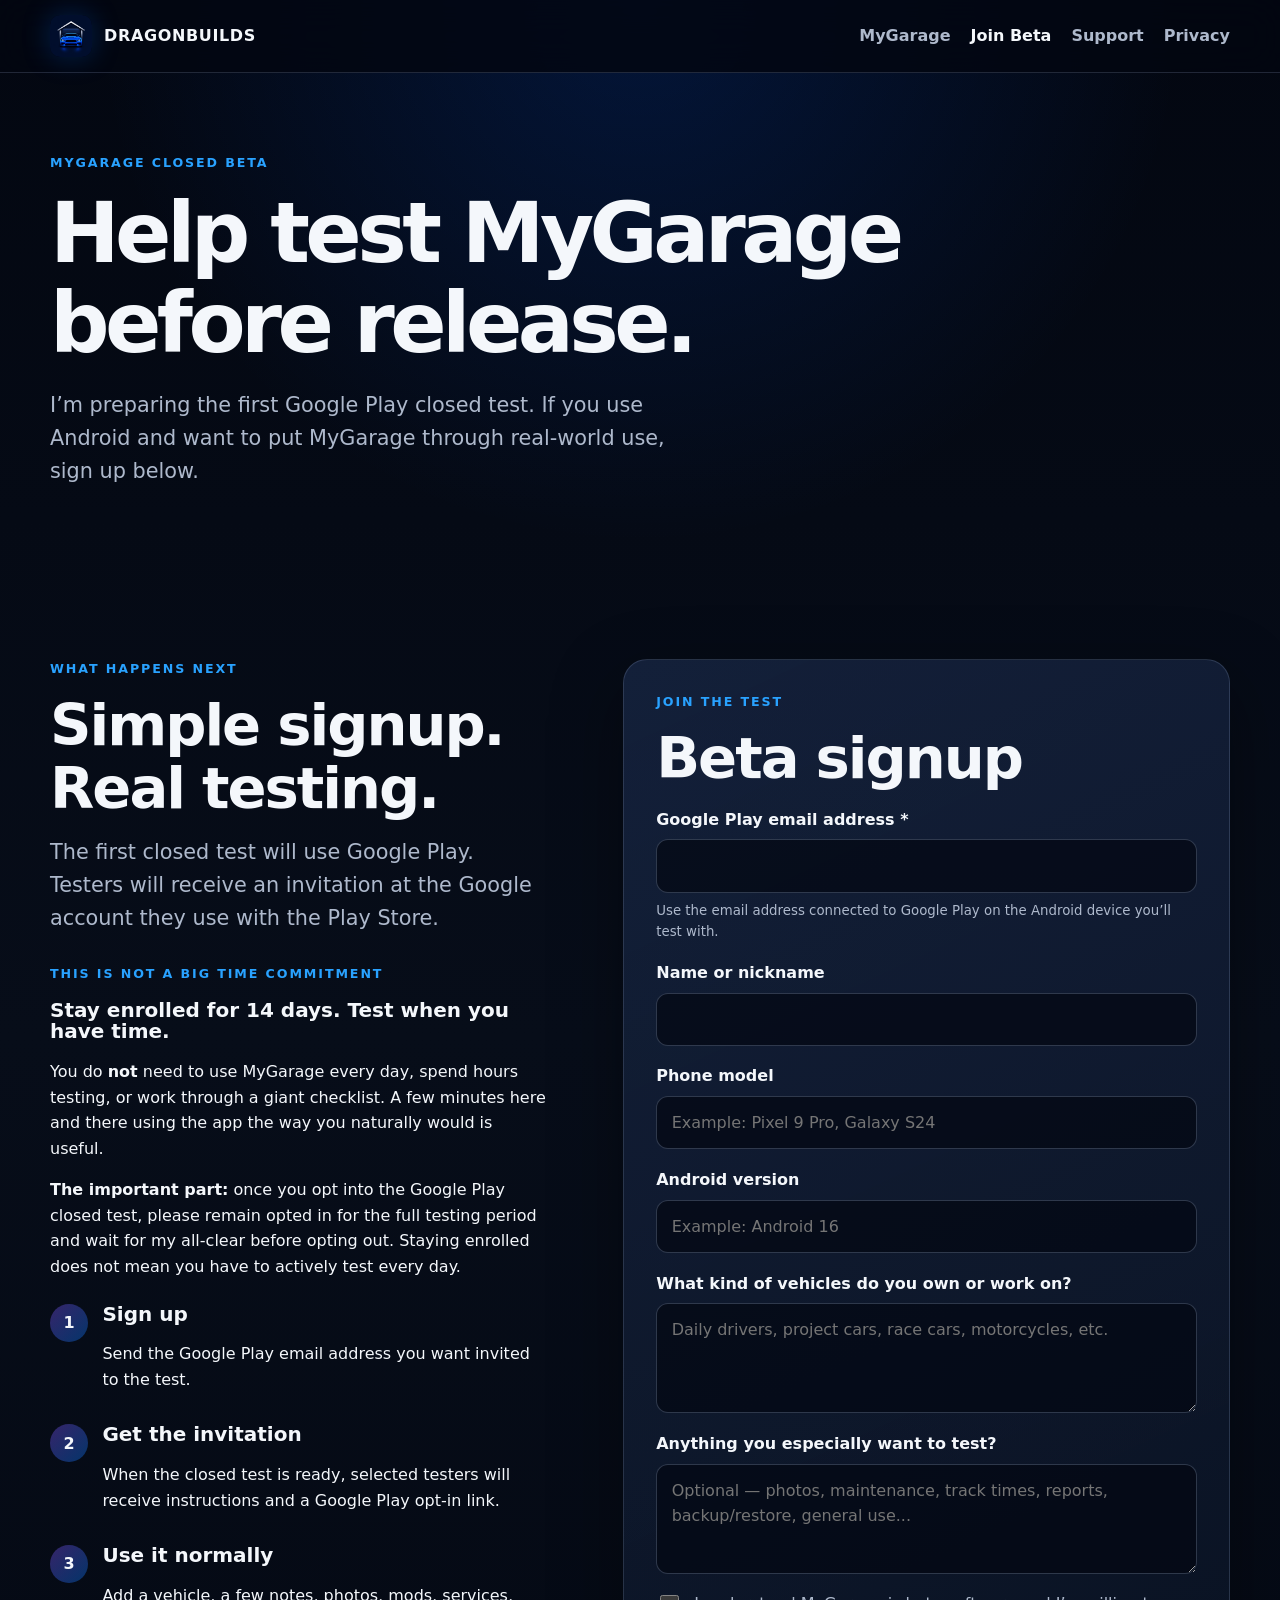
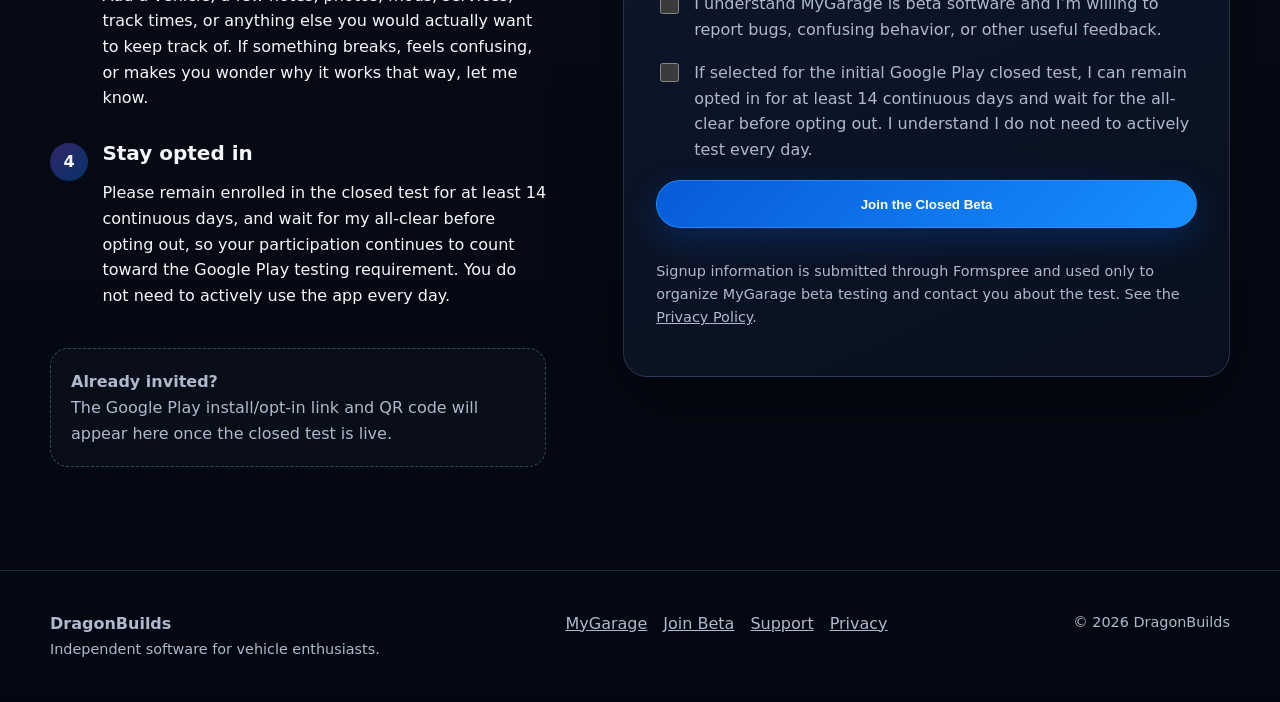
<file: docs/mygarage/beta.html>
<!doctype html>
<html lang="en">
<head>
  <meta charset="utf-8">
  <meta name="viewport" content="width=device-width, initial-scale=1">
  <meta name="description" content="Join the MyGarage Android closed beta and help test the app before public release.">
  <meta name="theme-color" content="#050914">
  <title>Join the MyGarage Closed Beta</title>
  <link rel="icon" type="image/png" href="../assets/images/mygarage-icon.png">
  <link rel="stylesheet" href="../assets/styles.css">
</head>
<body>
<header class="site-header">
  <nav class="wrapper nav" aria-label="Primary navigation">
    <a class="brand" href="../">
      <img src="../assets/images/mygarage-icon.png" alt="">
      <span>DRAGONBUILDS</span>
    </a>
    <div class="nav-links">
      <a href="./">MyGarage</a>
      <a href="beta.html" aria-current="page">Join Beta</a>
      <a class="hide-mobile" href="support.html">Support</a>
      <a class="hide-mobile" href="privacy.html">Privacy</a>
    </div>
  </nav>
</header>

<main>
  <section class="page-hero">
    <div class="wrapper">
      <p class="eyebrow">MyGarage closed beta</p>
      <h1>Help test MyGarage before release.</h1>
      <p class="lede">I’m preparing the first Google Play closed test. If you use Android and want to put MyGarage through real-world use, sign up below.</p>
    </div>
  </section>

  <section class="section">
    <div class="wrapper beta-layout">
      <div>
        <p class="eyebrow">What happens next</p>
        <h2>Simple signup. Real testing.</h2>
        <p class="lede">The first closed test will use Google Play. Testers will receive an invitation at the Google account they use with the Play Store.</p>

        <div class="beta-commitment">
          <p class="eyebrow">This is not a big time commitment</p>
          <h3>Stay enrolled for 14 days. Test when you have time.</h3>
          <p>You do <strong>not</strong> need to use MyGarage every day, spend hours testing, or work through a giant checklist. A few minutes here and there using the app the way you naturally would is useful.</p>
          <p><strong>The important part:</strong> once you opt into the Google Play closed test, please remain opted in for the full testing period and wait for my all-clear before opting out. Staying enrolled does not mean you have to actively test every day.</p>
        </div>

        <div class="beta-steps">
          <div class="beta-step">
            <div class="beta-step-number">1</div>
            <div><h3>Sign up</h3><p>Send the Google Play email address you want invited to the test.</p></div>
          </div>
          <div class="beta-step">
            <div class="beta-step-number">2</div>
            <div><h3>Get the invitation</h3><p>When the closed test is ready, selected testers will receive instructions and a Google Play opt-in link.</p></div>
          </div>
          <div class="beta-step">
            <div class="beta-step-number">3</div>
            <div><h3>Use it normally</h3><p>Add a vehicle, a few notes, photos, mods, services, track times, or anything else you would actually want to keep track of. If something breaks, feels confusing, or makes you wonder why it works that way, let me know.</p></div>
          </div>
          <div class="beta-step">
            <div class="beta-step-number">4</div>
            <div><h3>Stay opted in</h3><p>Please remain enrolled in the closed test for at least 14 continuous days, and wait for my all-clear before opting out, so your participation continues to count toward the Google Play testing requirement. You do not need to actively use the app every day.</p></div>
          </div>
        </div>

        <div class="install-placeholder">
          <strong>Already invited?</strong><br>
          The Google Play install/opt-in link and QR code will appear here once the closed test is live.
        </div>
      </div>

      <div class="beta-panel">
        <p class="eyebrow">Join the test</p>
        <h2>Beta signup</h2>

        <form id="beta-form" class="beta-form" action="https://formspree.io/f/mzepropb" method="POST">
          <input type="hidden" name="_subject" value="New MyGarage beta signup">

          <div class="form-row">
            <label for="email">Google Play email address *</label>
            <input id="email" type="email" name="email" autocomplete="email" required>
            <small>Use the email address connected to Google Play on the Android device you’ll test with.</small>
          </div>

          <div class="form-row">
            <label for="name">Name or nickname</label>
            <input id="name" type="text" name="name" autocomplete="name">
          </div>

          <div class="form-row">
            <label for="phone">Phone model</label>
            <input id="phone" type="text" name="phone_model" placeholder="Example: Pixel 9 Pro, Galaxy S24">
          </div>

          <div class="form-row">
            <label for="android">Android version</label>
            <input id="android" type="text" name="android_version" placeholder="Example: Android 16">
          </div>

          <div class="form-row">
            <label for="vehicles">What kind of vehicles do you own or work on?</label>
            <textarea id="vehicles" name="vehicles" placeholder="Daily drivers, project cars, race cars, motorcycles, etc."></textarea>
          </div>

          <div class="form-row">
            <label for="focus">Anything you especially want to test?</label>
            <textarea id="focus" name="testing_focus" placeholder="Optional — photos, maintenance, track times, reports, backup/restore, general use..."></textarea>
          </div>

          <label class="check-row">
            <input type="checkbox" name="beta_agreement" value="Yes" required>
            <span>I understand MyGarage is beta software and I’m willing to report bugs, confusing behavior, or other useful feedback.</span>
          </label>

          <label class="check-row">
            <input type="checkbox" name="fourteen_day_commitment" value="Yes" required>
            <span>If selected for the initial Google Play closed test, I can remain opted in for at least 14 continuous days and wait for the all-clear before opting out. I understand I do not need to actively test every day.</span>
          </label>

          <button class="button" type="submit">Join the Closed Beta</button>

          <p class="form-note small">Signup information is submitted through Formspree and used only to organize MyGarage beta testing and contact you about the test. See the <a href="privacy.html">Privacy Policy</a>.</p>
          <div id="form-status" class="form-status" role="status" aria-live="polite"></div>
        </form>
      </div>
    </div>
  </section>
</main>

<footer>
  <div class="wrapper footer-grid">
    <div>
      <strong>DragonBuilds</strong><br>
      <span class="small">Independent software for vehicle enthusiasts.</span>
    </div>
    <div class="footer-links">
      <a href="./">MyGarage</a>
      <a href="beta.html">Join Beta</a>
      <a href="support.html">Support</a>
      <a href="privacy.html">Privacy</a>
    </div>
    <div class="small">© 2026 DragonBuilds</div>
  </div>
</footer>

<script>
  const form = document.getElementById('beta-form');
  const statusBox = document.getElementById('form-status');

  form.addEventListener('submit', async (event) => {
    event.preventDefault();

    const submitButton = form.querySelector('button[type="submit"]');
    const originalText = submitButton.textContent;

    submitButton.disabled = true;
    submitButton.textContent = 'Sending…';
    statusBox.classList.remove('show');
    statusBox.textContent = '';

    try {
      const response = await fetch(form.action, {
        method: 'POST',
        body: new FormData(form),
        headers: { 'Accept': 'application/json' }
      });

      if (response.ok) {
        form.reset();
        statusBox.textContent = 'You’re on the list. Thanks for volunteering to test MyGarage! Watch the Google Play email address you submitted for beta instructions.';
        statusBox.classList.add('show');
      } else {
        statusBox.textContent = 'The signup could not be submitted right now. Please try again, or email mygarage.support@gmail.com.';
        statusBox.classList.add('show');
      }
    } catch (error) {
      statusBox.textContent = 'The signup could not be submitted right now. Please try again, or email mygarage.support@gmail.com.';
      statusBox.classList.add('show');
    } finally {
      submitButton.disabled = false;
      submitButton.textContent = originalText;
    }
  });
</script>
</body>
</html>
</file>
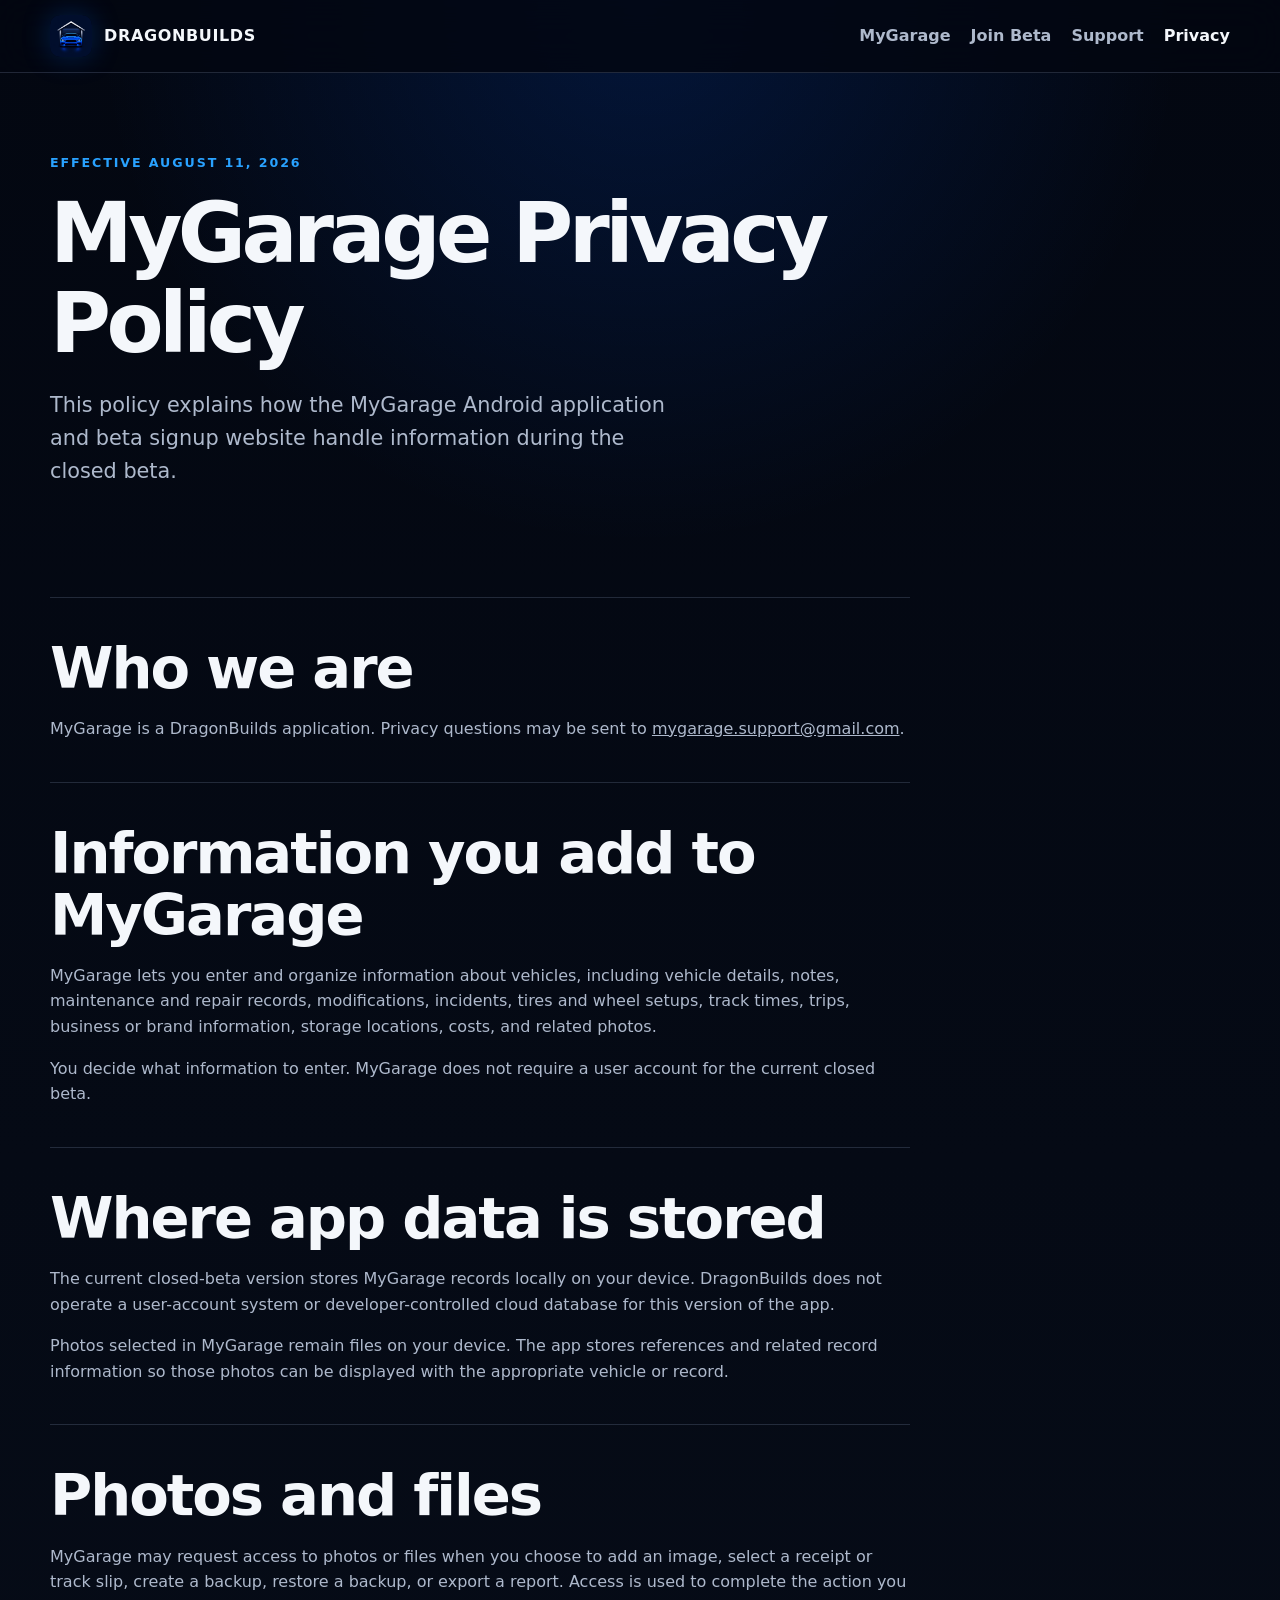
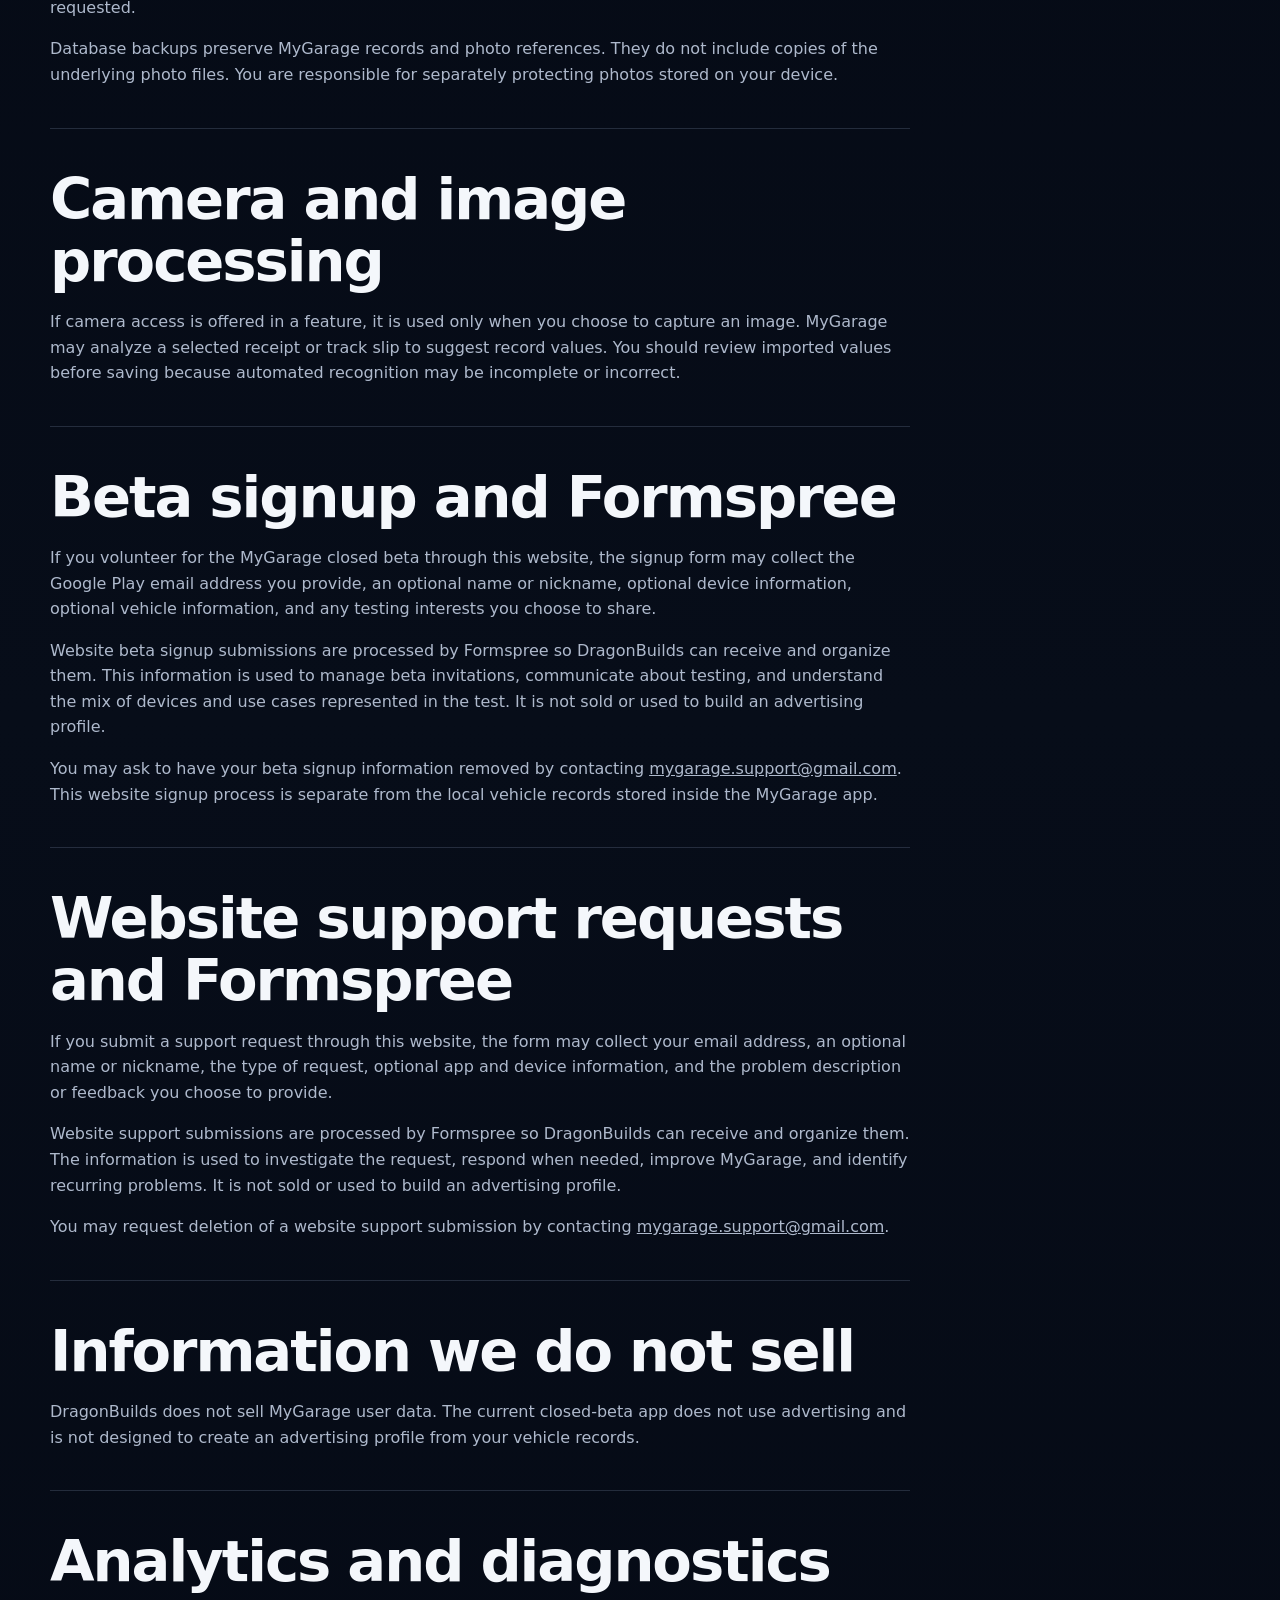
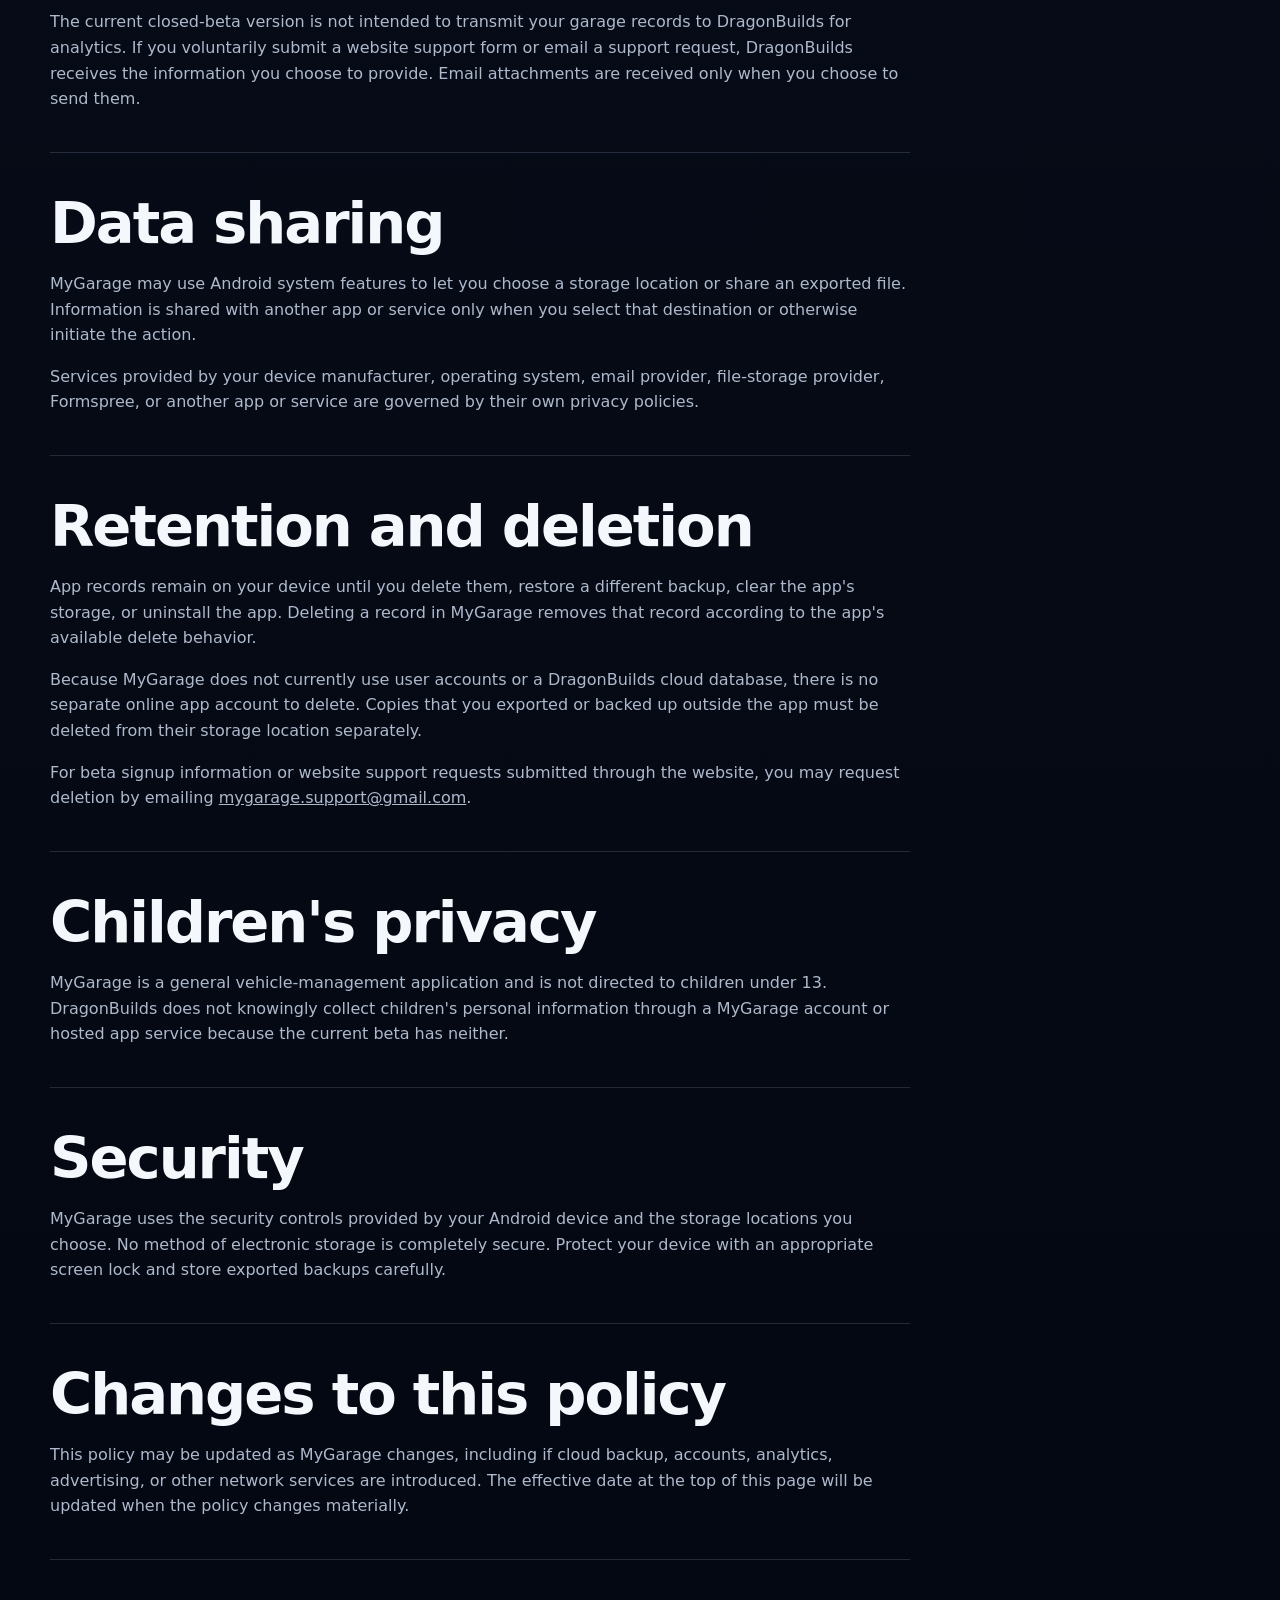
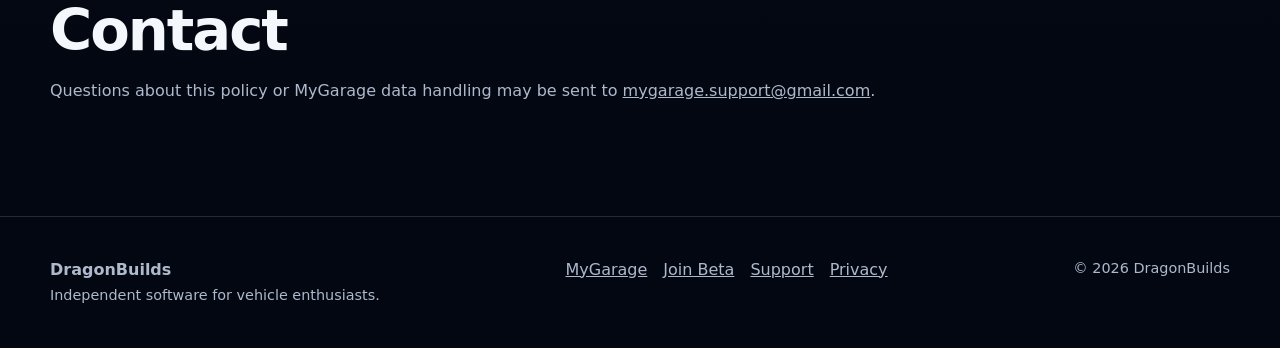
<file: docs/mygarage/privacy.html>
<!doctype html>
<html lang="en">
<head>
  <meta charset="utf-8">
  <meta name="viewport" content="width=device-width, initial-scale=1">
  <meta name="description" content="Privacy Policy for the MyGarage Android application.">
  <meta name="theme-color" content="#050914">
  <title>MyGarage Privacy Policy</title>
  <link rel="icon" type="image/png" href="../assets/images/mygarage-icon.png">
  <link rel="stylesheet" href="../assets/styles.css">
</head>
<body>
<header class="site-header">
  <nav class="wrapper nav" aria-label="Primary navigation">
    <a class="brand" href="../"><img src="../assets/images/mygarage-icon.png" alt=""><span>DRAGONBUILDS</span></a>
    <div class="nav-links">
      <a href="./">MyGarage</a>
      <a href="beta.html">Join Beta</a>
      <a class="hide-mobile" href="support.html">Support</a>
      <a class="hide-mobile" href="privacy.html" aria-current="page">Privacy</a>
    </div>
  </nav>
</header>
<main class="wrapper">
  <header class="page-hero">
    <p class="eyebrow">Effective August 11, 2026</p>
    <h1>MyGarage Privacy Policy</h1>
    <p class="lede">This policy explains how the MyGarage Android application and beta signup website handle information during the closed beta.</p>
  </header>

  <article class="prose">
    <section>
      <h2>Who we are</h2>
      <p>MyGarage is a DragonBuilds application. Privacy questions may be sent to <a href="mailto:mygarage.support@gmail.com">mygarage.support@gmail.com</a>.</p>
    </section>

    <section>
      <h2>Information you add to MyGarage</h2>
      <p>MyGarage lets you enter and organize information about vehicles, including vehicle details, notes, maintenance and repair records, modifications, incidents, tires and wheel setups, track times, trips, business or brand information, storage locations, costs, and related photos.</p>
      <p>You decide what information to enter. MyGarage does not require a user account for the current closed beta.</p>
    </section>

    <section>
      <h2>Where app data is stored</h2>
      <p>The current closed-beta version stores MyGarage records locally on your device. DragonBuilds does not operate a user-account system or developer-controlled cloud database for this version of the app.</p>
      <p>Photos selected in MyGarage remain files on your device. The app stores references and related record information so those photos can be displayed with the appropriate vehicle or record.</p>
    </section>

    <section>
      <h2>Photos and files</h2>
      <p>MyGarage may request access to photos or files when you choose to add an image, select a receipt or track slip, create a backup, restore a backup, or export a report. Access is used to complete the action you requested.</p>
      <p>Database backups preserve MyGarage records and photo references. They do not include copies of the underlying photo files. You are responsible for separately protecting photos stored on your device.</p>
    </section>

    <section>
      <h2>Camera and image processing</h2>
      <p>If camera access is offered in a feature, it is used only when you choose to capture an image. MyGarage may analyze a selected receipt or track slip to suggest record values. You should review imported values before saving because automated recognition may be incomplete or incorrect.</p>
    </section>

    <section>
      <h2>Beta signup and Formspree</h2>
      <p>If you volunteer for the MyGarage closed beta through this website, the signup form may collect the Google Play email address you provide, an optional name or nickname, optional device information, optional vehicle information, and any testing interests you choose to share.</p>
      <p>Website beta signup submissions are processed by Formspree so DragonBuilds can receive and organize them. This information is used to manage beta invitations, communicate about testing, and understand the mix of devices and use cases represented in the test. It is not sold or used to build an advertising profile.</p>
      <p>You may ask to have your beta signup information removed by contacting <a href="mailto:mygarage.support@gmail.com">mygarage.support@gmail.com</a>. This website signup process is separate from the local vehicle records stored inside the MyGarage app.</p>
    </section>

    <section>
      <h2>Website support requests and Formspree</h2>
      <p>If you submit a support request through this website, the form may collect your email address, an optional name or nickname, the type of request, optional app and device information, and the problem description or feedback you choose to provide.</p>
      <p>Website support submissions are processed by Formspree so DragonBuilds can receive and organize them. The information is used to investigate the request, respond when needed, improve MyGarage, and identify recurring problems. It is not sold or used to build an advertising profile.</p>
      <p>You may request deletion of a website support submission by contacting <a href="mailto:mygarage.support@gmail.com">mygarage.support@gmail.com</a>.</p>
    </section>

    <section>
      <h2>Information we do not sell</h2>
      <p>DragonBuilds does not sell MyGarage user data. The current closed-beta app does not use advertising and is not designed to create an advertising profile from your vehicle records.</p>
    </section>

    <section>
      <h2>Analytics and diagnostics</h2>
      <p>The current closed-beta version is not intended to transmit your garage records to DragonBuilds for analytics. If you voluntarily submit a website support form or email a support request, DragonBuilds receives the information you choose to provide. Email attachments are received only when you choose to send them.</p>
    </section>

    <section>
      <h2>Data sharing</h2>
      <p>MyGarage may use Android system features to let you choose a storage location or share an exported file. Information is shared with another app or service only when you select that destination or otherwise initiate the action.</p>
      <p>Services provided by your device manufacturer, operating system, email provider, file-storage provider, Formspree, or another app or service are governed by their own privacy policies.</p>
    </section>

    <section>
      <h2>Retention and deletion</h2>
      <p>App records remain on your device until you delete them, restore a different backup, clear the app's storage, or uninstall the app. Deleting a record in MyGarage removes that record according to the app's available delete behavior.</p>
      <p>Because MyGarage does not currently use user accounts or a DragonBuilds cloud database, there is no separate online app account to delete. Copies that you exported or backed up outside the app must be deleted from their storage location separately.</p>
      <p>For beta signup information or website support requests submitted through the website, you may request deletion by emailing <a href="mailto:mygarage.support@gmail.com">mygarage.support@gmail.com</a>.</p>
    </section>

    <section>
      <h2>Children's privacy</h2>
      <p>MyGarage is a general vehicle-management application and is not directed to children under 13. DragonBuilds does not knowingly collect children's personal information through a MyGarage account or hosted app service because the current beta has neither.</p>
    </section>

    <section>
      <h2>Security</h2>
      <p>MyGarage uses the security controls provided by your Android device and the storage locations you choose. No method of electronic storage is completely secure. Protect your device with an appropriate screen lock and store exported backups carefully.</p>
    </section>

    <section>
      <h2>Changes to this policy</h2>
      <p>This policy may be updated as MyGarage changes, including if cloud backup, accounts, analytics, advertising, or other network services are introduced. The effective date at the top of this page will be updated when the policy changes materially.</p>
    </section>

    <section>
      <h2>Contact</h2>
      <p>Questions about this policy or MyGarage data handling may be sent to <a href="mailto:mygarage.support@gmail.com">mygarage.support@gmail.com</a>.</p>
    </section>
  </article>
</main>

<footer>
  <div class="wrapper footer-grid">
    <div><strong>DragonBuilds</strong><br><span class="small">Independent software for vehicle enthusiasts.</span></div>
    <div class="footer-links"><a href="./">MyGarage</a><a href="beta.html">Join Beta</a><a href="support.html">Support</a><a href="privacy.html">Privacy</a></div>
    <div class="small">© 2026 DragonBuilds</div>
  </div>
</footer>
</body>
</html>
</file>
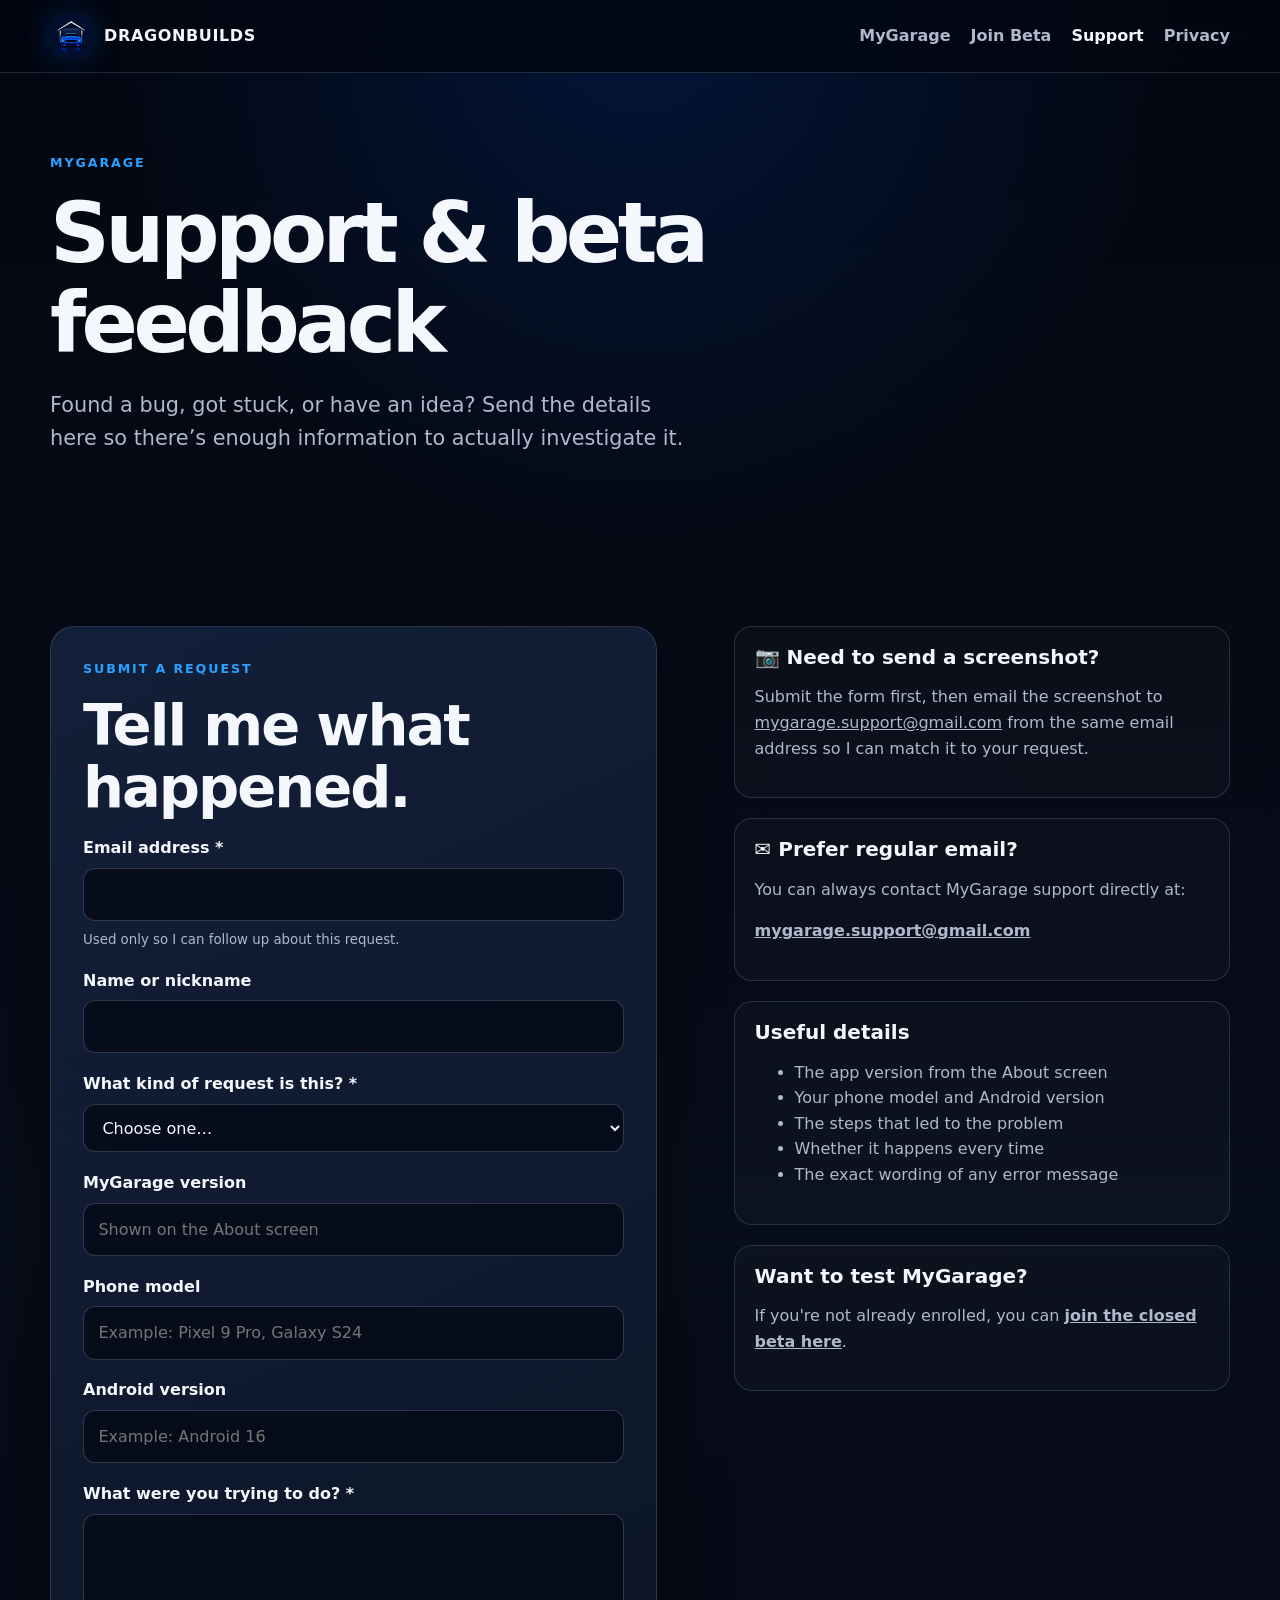
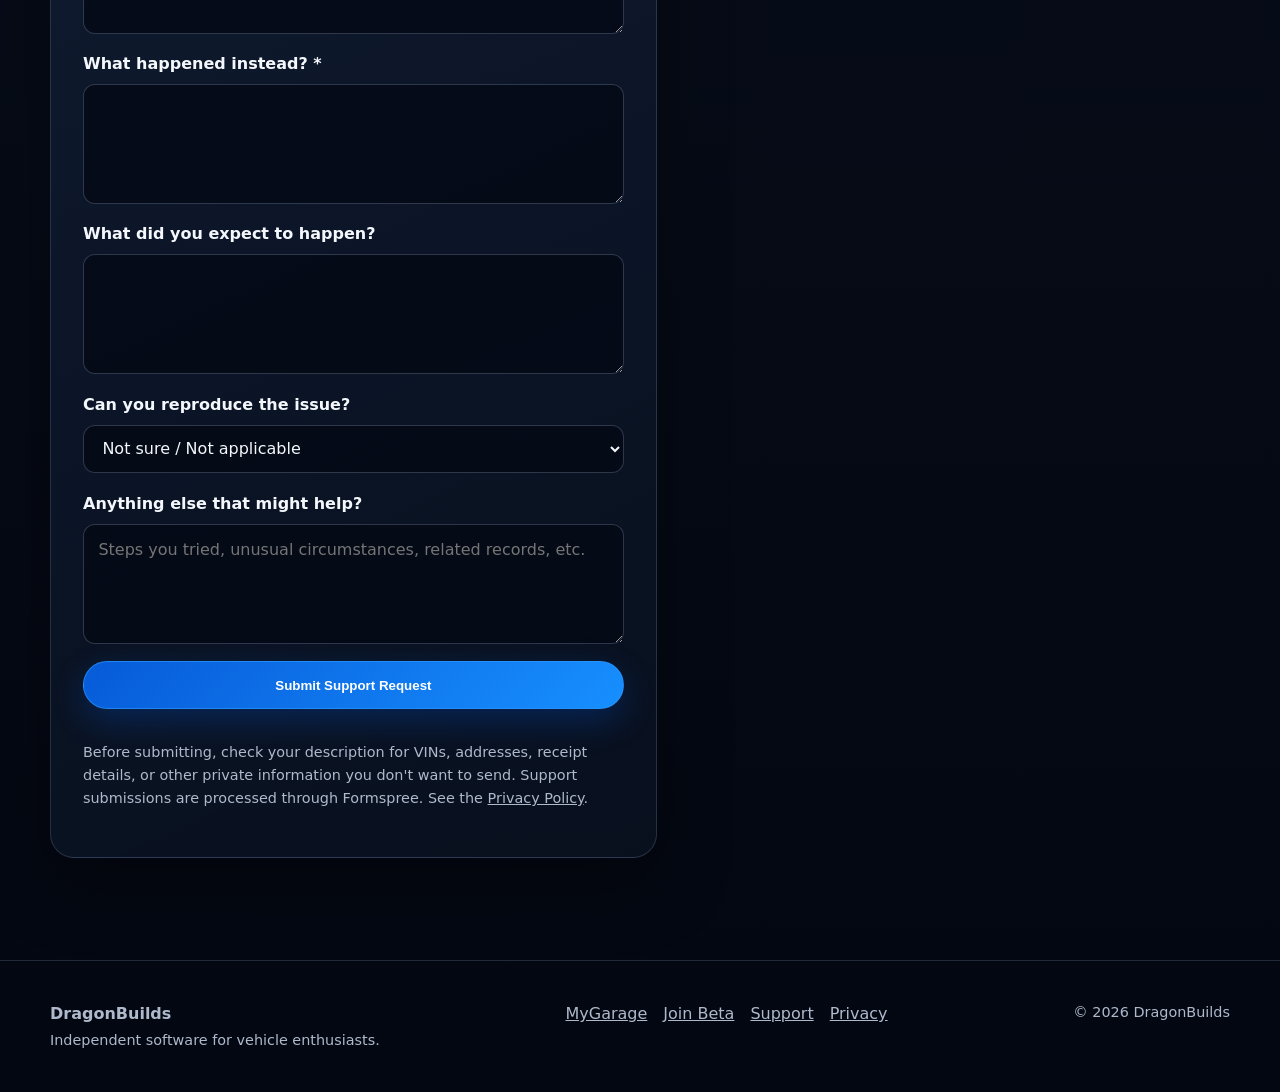
<file: docs/mygarage/support.html>
<!doctype html>
<html lang="en">
<head>
  <meta charset="utf-8">
  <meta name="viewport" content="width=device-width, initial-scale=1">
  <meta name="description" content="Support, bug reports, and beta feedback for MyGarage.">
  <meta name="theme-color" content="#050914">
  <title>MyGarage Support</title>
  <link rel="icon" type="image/png" href="../assets/images/mygarage-icon.png">
  <link rel="stylesheet" href="../assets/styles.css">
</head>
<body>
<header class="site-header">
  <nav class="wrapper nav" aria-label="Primary navigation">
    <a class="brand" href="../">
      <img src="../assets/images/mygarage-icon.png" alt="">
      <span>DRAGONBUILDS</span>
    </a>
    <div class="nav-links">
      <a href="./">MyGarage</a>
      <a href="beta.html">Join Beta</a>
      <a class="hide-mobile" href="support.html" aria-current="page">Support</a>
      <a class="hide-mobile" href="privacy.html">Privacy</a>
    </div>
  </nav>
</header>

<main>
  <section class="page-hero">
    <div class="wrapper">
      <p class="eyebrow">MyGarage</p>
      <h1>Support & beta feedback</h1>
      <p class="lede">Found a bug, got stuck, or have an idea? Send the details here so there’s enough information to actually investigate it.</p>
    </div>
  </section>

  <section class="section">
    <div class="wrapper support-layout">
      <div class="beta-panel">
        <p class="eyebrow">Submit a request</p>
        <h2>Tell me what happened.</h2>

        <form id="support-form" class="support-form" action="https://formspree.io/f/xnpadwdg" method="POST">
          <input type="hidden" name="_subject" value="New MyGarage support request">

          <div class="honeypot" aria-hidden="true">
            <label for="_gotcha">Leave this field empty</label>
            <input id="_gotcha" type="text" name="_gotcha" tabindex="-1" autocomplete="off">
          </div>

          <div class="form-row">
            <label for="support-email">Email address *</label>
            <input id="support-email" type="email" name="email" autocomplete="email" required>
            <small>Used only so I can follow up about this request.</small>
          </div>

          <div class="form-row">
            <label for="support-name">Name or nickname</label>
            <input id="support-name" type="text" name="name" autocomplete="name">
          </div>

          <div class="form-row">
            <label for="request-type">What kind of request is this? *</label>
            <select id="request-type" name="request_type" required>
              <option value="">Choose one…</option>
              <option>Bug / Something isn't working</option>
              <option>Question / Need help</option>
              <option>Feature suggestion</option>
              <option>Usability / Something is confusing</option>
              <option>Other</option>
            </select>
          </div>

          <div class="form-row">
            <label for="app-version">MyGarage version</label>
            <input id="app-version" type="text" name="app_version" placeholder="Shown on the About screen">
          </div>

          <div class="form-row">
            <label for="phone-model">Phone model</label>
            <input id="phone-model" type="text" name="phone_model" placeholder="Example: Pixel 9 Pro, Galaxy S24">
          </div>

          <div class="form-row">
            <label for="android-version">Android version</label>
            <input id="android-version" type="text" name="android_version" placeholder="Example: Android 16">
          </div>

          <div class="form-row">
            <label for="trying">What were you trying to do? *</label>
            <textarea id="trying" name="what_i_was_trying_to_do" required></textarea>
          </div>

          <div class="form-row">
            <label for="happened">What happened instead? *</label>
            <textarea id="happened" name="what_happened" required></textarea>
          </div>

          <div class="form-row">
            <label for="expected">What did you expect to happen?</label>
            <textarea id="expected" name="expected_behavior"></textarea>
          </div>

          <div class="form-row">
            <label for="reproduce">Can you reproduce the issue?</label>
            <select id="reproduce" name="reproducible">
              <option value="">Not sure / Not applicable</option>
              <option>Yes, every time</option>
              <option>Sometimes</option>
              <option>No, only happened once</option>
            </select>
          </div>

          <div class="form-row">
            <label for="notes">Anything else that might help?</label>
            <textarea id="notes" name="additional_notes" placeholder="Steps you tried, unusual circumstances, related records, etc."></textarea>
          </div>

          <button class="button" type="submit">Submit Support Request</button>

          <p class="form-note small">
            Before submitting, check your description for VINs, addresses, receipt details, or other private information you don't want to send.
            Support submissions are processed through Formspree. See the <a href="privacy.html">Privacy Policy</a>.
          </p>

          <div id="support-status" class="form-status" role="status" aria-live="polite"></div>
        </form>
      </div>

      <aside class="support-side">
        <div class="support-tip">
          <h3>📷 Need to send a screenshot?</h3>
          <p>Submit the form first, then email the screenshot to <a href="mailto:mygarage.support@gmail.com">mygarage.support@gmail.com</a> from the same email address so I can match it to your request.</p>
        </div>

        <div class="support-tip">
          <h3>✉️ Prefer regular email?</h3>
          <p>You can always contact MyGarage support directly at:</p>
          <p><a href="mailto:mygarage.support@gmail.com"><strong>mygarage.support@gmail.com</strong></a></p>
        </div>

        <div class="support-tip">
          <h3>Useful details</h3>
          <ul>
            <li>The app version from the About screen</li>
            <li>Your phone model and Android version</li>
            <li>The steps that led to the problem</li>
            <li>Whether it happens every time</li>
            <li>The exact wording of any error message</li>
          </ul>
        </div>

        <div class="support-tip">
          <h3>Want to test MyGarage?</h3>
          <p>If you're not already enrolled, you can <a href="beta.html"><strong>join the closed beta here</strong></a>.</p>
        </div>
      </aside>
    </div>
  </section>
</main>

<footer>
  <div class="wrapper footer-grid">
    <div>
      <strong>DragonBuilds</strong><br>
      <span class="small">Independent software for vehicle enthusiasts.</span>
    </div>
    <div class="footer-links">
      <a href="./">MyGarage</a>
      <a href="beta.html">Join Beta</a>
      <a href="support.html">Support</a>
      <a href="privacy.html">Privacy</a>
    </div>
    <div class="small">© 2026 DragonBuilds</div>
  </div>
</footer>

<script>
  const supportForm = document.getElementById('support-form');
  const supportStatus = document.getElementById('support-status');

  supportForm.addEventListener('submit', async (event) => {
    event.preventDefault();

    const submitButton = supportForm.querySelector('button[type="submit"]');
    const originalText = submitButton.textContent;

    submitButton.disabled = true;
    submitButton.textContent = 'Submitting…';
    supportStatus.classList.remove('show');
    supportStatus.textContent = '';

    try {
      const response = await fetch(supportForm.action, {
        method: 'POST',
        body: new FormData(supportForm),
        headers: { 'Accept': 'application/json' }
      });

      if (response.ok) {
        supportForm.reset();
        supportStatus.textContent = 'Support request received. Thanks — I’ll review it and follow up at the email address you provided if needed.';
        supportStatus.classList.add('show');
      } else {
        supportStatus.textContent = 'The request could not be submitted right now. Please try again, or email mygarage.support@gmail.com.';
        supportStatus.classList.add('show');
      }
    } catch (error) {
      supportStatus.textContent = 'The request could not be submitted right now. Please try again, or email mygarage.support@gmail.com.';
      supportStatus.classList.add('show');
    } finally {
      submitButton.disabled = false;
      submitButton.textContent = originalText;
    }
  });
</script>
</body>
</html>
</file>
<file: docs/assets/styles.css>
:root {
  --bg: #050914;
  --bg-soft: #0a1122;
  --panel: rgba(14, 24, 45, 0.86);
  --panel-solid: #0d172a;
  --text: #f4f7fb;
  --muted: #aeb9cc;
  --line: rgba(154, 173, 209, 0.2);
  --blue: #087dff;
  --blue-bright: #29a2ff;
  --purple: #8c52ff;
  --max-width: 1180px;
  --shadow: 0 24px 70px rgba(0, 0, 0, 0.38);
}

* { box-sizing: border-box; }

html {
  scroll-behavior: smooth;
  color-scheme: dark;
}

body {
  margin: 0;
  min-width: 320px;
  font-family: Inter, ui-sans-serif, system-ui, -apple-system, BlinkMacSystemFont, "Segoe UI", sans-serif;
  color: var(--text);
  background:
    radial-gradient(circle at 50% 0%, rgba(0, 92, 255, 0.17), transparent 34rem),
    linear-gradient(180deg, #030711 0%, #070d19 45%, #030711 100%);
  line-height: 1.6;
}

a { color: inherit; }

img {
  display: block;
  max-width: 100%;
}

.wrapper {
  width: min(calc(100% - 2rem), var(--max-width));
  margin-inline: auto;
}

.site-header {
  position: sticky;
  top: 0;
  z-index: 20;
  border-bottom: 1px solid var(--line);
  background: rgba(3, 7, 17, 0.84);
  backdrop-filter: blur(18px);
}

.nav {
  min-height: 72px;
  display: flex;
  align-items: center;
  justify-content: space-between;
  gap: 1.25rem;
}

.brand {
  display: inline-flex;
  align-items: center;
  gap: 0.75rem;
  font-weight: 800;
  letter-spacing: 0.04em;
  text-decoration: none;
}

.brand img {
  width: 42px;
  height: 42px;
  border-radius: 10px;
  box-shadow: 0 0 28px rgba(0, 111, 255, 0.25);
}

.nav-links {
  display: flex;
  align-items: center;
  gap: 1.25rem;
}

.nav-links a {
  color: var(--muted);
  text-decoration: none;
  font-weight: 650;
}

.nav-links a:hover,
.nav-links a[aria-current="page"] {
  color: var(--text);
}

.button {
  display: inline-flex;
  align-items: center;
  justify-content: center;
  min-height: 48px;
  padding: 0.75rem 1.15rem;
  border: 1px solid rgba(44, 153, 255, 0.65);
  border-radius: 999px;
  color: white;
  background: linear-gradient(135deg, #075bd8, #178fff);
  box-shadow: 0 12px 34px rgba(0, 102, 255, 0.24);
  text-decoration: none;
  font-weight: 800;
}

.button.secondary {
  border-color: var(--line);
  background: rgba(255, 255, 255, 0.035);
  box-shadow: none;
}

.hero {
  padding: clamp(4.5rem, 10vw, 8rem) 0 4rem;
}

.hero-grid {
  display: grid;
  grid-template-columns: 1.05fr 0.95fr;
  align-items: center;
  gap: clamp(2.5rem, 6vw, 6rem);
}

.eyebrow {
  margin: 0 0 1rem;
  color: var(--blue-bright);
  font-weight: 850;
  letter-spacing: 0.15em;
  text-transform: uppercase;
  font-size: 0.79rem;
}

h1, h2, h3 {
  margin-top: 0;
  line-height: 1.08;
}

h1 {
  max-width: 12ch;
  margin-bottom: 1.25rem;
  font-size: clamp(3rem, 7.6vw, 6.8rem);
  letter-spacing: -0.055em;
}

h2 {
  margin-bottom: 1rem;
  font-size: clamp(2rem, 4.5vw, 3.7rem);
  letter-spacing: -0.035em;
}

h3 {
  margin-bottom: 0.65rem;
  font-size: 1.25rem;
}

.lede {
  max-width: 640px;
  margin: 0 0 1.75rem;
  color: var(--muted);
  font-size: clamp(1.05rem, 2vw, 1.3rem);
}

.hero-actions {
  display: flex;
  flex-wrap: wrap;
  gap: 0.8rem;
}

.hero-art {
  position: relative;
  isolation: isolate;
}

.hero-art::before {
  content: "";
  position: absolute;
  inset: 10% 8%;
  z-index: -1;
  border-radius: 50%;
  background: rgba(0, 105, 255, 0.32);
  filter: blur(70px);
}

.hero-art img {
  width: min(100%, 640px);
  margin-inline: auto;
}

.section {
  padding: clamp(4rem, 8vw, 7rem) 0;
}

.section-heading {
  max-width: 760px;
  margin-bottom: 2.25rem;
}

.section-heading p,
.card p,
.prose p,
.prose li {
  color: var(--muted);
}

.grid-3,
.grid-4 {
  display: grid;
  gap: 1.25rem;
}

.grid-3 { grid-template-columns: repeat(3, 1fr); }
.grid-4 { grid-template-columns: repeat(4, 1fr); }

.card {
  padding: 1.5rem;
  border: 1px solid var(--line);
  border-radius: 22px;
  background: linear-gradient(155deg, rgba(25, 40, 71, 0.72), rgba(9, 17, 31, 0.88));
  box-shadow: var(--shadow);
}

.card .icon {
  display: grid;
  width: 46px;
  height: 46px;
  margin-bottom: 1.15rem;
  place-items: center;
  border-radius: 13px;
  background: linear-gradient(135deg, rgba(140,82,255,.32), rgba(0,126,255,.32));
  font-size: 1.35rem;
}

.feature-showcase {
  display: grid;
  grid-template-columns: 0.85fr 1.15fr;
  gap: clamp(2rem, 6vw, 5rem);
  align-items: center;
}

.phone-row {
  display: grid;
  grid-template-columns: repeat(3, minmax(0, 1fr));
  gap: 1rem;
  align-items: start;
}

.phone-shot {
  overflow: hidden;
  border: 1px solid rgba(97, 131, 188, 0.4);
  border-radius: 24px;
  background: #111827;
  box-shadow: 0 28px 65px rgba(0, 0, 0, 0.48);
}

.phone-shot:nth-child(2) { margin-top: 2.5rem; }

.phone-shot img {
  width: 100%;
  height: auto;
}

.screenshot-grid {
  display: grid;
  grid-template-columns: repeat(4, minmax(0, 1fr));
  gap: 1rem;
}

.screenshot-card {
  overflow: hidden;
  border: 1px solid var(--line);
  border-radius: 22px;
  background: var(--panel-solid);
  box-shadow: var(--shadow);
}

.screenshot-card img {
  width: 100%;
  aspect-ratio: 9 / 19.5;
  object-fit: cover;
  object-position: top;
}

.screenshot-card figcaption {
  padding: 1rem;
  color: var(--muted);
  font-weight: 700;
}

.band {
  border-block: 1px solid var(--line);
  background:
    radial-gradient(circle at 20% 30%, rgba(140, 82, 255, 0.13), transparent 24rem),
    rgba(10, 18, 34, 0.65);
}

.callout {
  display: flex;
  align-items: center;
  justify-content: space-between;
  gap: 2rem;
  padding: clamp(2rem, 5vw, 3.5rem);
  border: 1px solid rgba(28, 133, 255, 0.38);
  border-radius: 28px;
  background: linear-gradient(135deg, rgba(6, 45, 97, 0.72), rgba(21, 14, 56, 0.75));
}

.callout h2 { margin-bottom: 0.4rem; }
.callout p { margin: 0; color: var(--muted); }

.page-hero {
  padding: 5rem 0 2.5rem;
}

.page-hero h1 {
  max-width: 16ch;
  font-size: clamp(2.6rem, 7vw, 5.2rem);
}

.prose {
  max-width: 860px;
  padding-bottom: 6rem;
}

.prose section {
  margin-top: 2.5rem;
  padding-top: 2.5rem;
  border-top: 1px solid var(--line);
}

.prose ul {
  padding-left: 1.25rem;
}

.contact-box {
  margin: 2rem 0;
  padding: 1.5rem;
  border: 1px solid rgba(44, 153, 255, 0.44);
  border-radius: 20px;
  background: rgba(8, 39, 82, 0.48);
}

.contact-box a {
  color: #65b7ff;
  font-weight: 800;
}

footer {
  padding: 2.5rem 0;
  border-top: 1px solid var(--line);
  color: var(--muted);
}

.footer-grid {
  display: flex;
  justify-content: space-between;
  gap: 1rem;
  flex-wrap: wrap;
}

.footer-links {
  display: flex;
  gap: 1rem;
  flex-wrap: wrap;
}

.footer-links a {
  color: var(--muted);
}

.small { font-size: 0.9rem; }

/* Beta signup */
.beta-layout {
  display: grid;
  grid-template-columns: 0.9fr 1.1fr;
  gap: clamp(2rem, 6vw, 5rem);
  align-items: start;
}

.beta-panel {
  padding: clamp(1.4rem, 3vw, 2rem);
  border: 1px solid var(--line);
  border-radius: 24px;
  background: linear-gradient(155deg, rgba(25, 40, 71, 0.72), rgba(9, 17, 31, 0.9));
  box-shadow: var(--shadow);
}

.beta-form {
  display: grid;
  gap: 1.1rem;
}

.form-row {
  display: grid;
  gap: 0.45rem;
}

.form-row label,
.field-label {
  color: var(--text);
  font-weight: 750;
}

.form-row small,
.form-note {
  color: var(--muted);
}

.beta-form input[type="text"],
.beta-form input[type="email"],
.beta-form textarea {
  width: 100%;
  min-height: 48px;
  padding: 0.8rem 0.9rem;
  border: 1px solid rgba(154, 173, 209, 0.28);
  border-radius: 12px;
  outline: none;
  color: var(--text);
  background: rgba(3, 8, 18, 0.72);
  font: inherit;
}

.beta-form textarea {
  min-height: 110px;
  resize: vertical;
}

.beta-form input:focus,
.beta-form textarea:focus {
  border-color: var(--blue-bright);
  box-shadow: 0 0 0 3px rgba(41, 162, 255, 0.12);
}

.check-row {
  display: grid;
  grid-template-columns: auto 1fr;
  gap: 0.75rem;
  align-items: start;
  color: var(--muted);
}

.check-row input {
  width: 19px;
  height: 19px;
  margin-top: 0.2rem;
  accent-color: var(--blue);
}

.form-status {
  display: none;
  padding: 1rem 1.1rem;
  border-radius: 12px;
  color: var(--text);
  background: rgba(0, 126, 255, 0.12);
  border: 1px solid rgba(41, 162, 255, 0.35);
}

.form-status.show {
  display: block;
}

.beta-steps {
  display: grid;
  gap: 1rem;
  margin: 1.5rem 0 0;
}

.beta-step {
  display: grid;
  grid-template-columns: 38px 1fr;
  gap: 0.9rem;
  align-items: start;
}

.beta-step-number {
  display: grid;
  width: 38px;
  height: 38px;
  place-items: center;
  border-radius: 50%;
  font-weight: 850;
  background: linear-gradient(135deg, rgba(140,82,255,.36), rgba(0,126,255,.36));
}

.install-placeholder {
  margin-top: 1.5rem;
  padding: 1.25rem;
  border: 1px dashed rgba(154, 173, 209, 0.35);
  border-radius: 18px;
  color: var(--muted);
  background: rgba(255,255,255,0.025);
}

@media (max-width: 900px) {
  .hero-grid,
  .feature-showcase {
    grid-template-columns: 1fr;
  }

  .hero-art {
    max-width: 650px;
    margin-inline: auto;
  }

  .grid-3 { grid-template-columns: 1fr; }
  .grid-4 { grid-template-columns: repeat(2, 1fr); }
  .screenshot-grid { grid-template-columns: repeat(2, 1fr); }
}

@media (max-width: 850px) {
  .beta-layout { grid-template-columns: 1fr; }
}

@media (max-width: 620px) {
  .wrapper { width: min(calc(100% - 1.25rem), var(--max-width)); }

  .nav { min-height: 64px; }

  .brand span { display: none; }

  .nav-links {
    gap: 0.75rem;
    font-size: 0.9rem;
  }

  .nav-links .hide-mobile { display: none; }

  .hero { padding-top: 3.5rem; }

  .hero-actions .button { width: 100%; }

  .phone-row { grid-template-columns: repeat(2, 1fr); }

  .phone-shot:nth-child(2) { margin-top: 1rem; }
  .phone-shot:nth-child(3) { display: none; }

  .grid-4,
  .screenshot-grid { grid-template-columns: 1fr; }

  .callout {
    align-items: stretch;
    flex-direction: column;
  }

  .callout .button { width: 100%; }
}


/* Support form */
.support-layout {
  display: grid;
  grid-template-columns: 1.1fr 0.9fr;
  gap: clamp(2rem, 6vw, 5rem);
  align-items: start;
}

.support-form {
  display: grid;
  gap: 1.1rem;
}

.support-form input[type="text"],
.support-form input[type="email"],
.support-form select,
.support-form textarea {
  width: 100%;
  min-height: 48px;
  padding: 0.8rem 0.9rem;
  border: 1px solid rgba(154, 173, 209, 0.28);
  border-radius: 12px;
  outline: none;
  color: var(--text);
  background: rgba(3, 8, 18, 0.72);
  font: inherit;
}

.support-form select {
  appearance: auto;
}

.support-form textarea {
  min-height: 120px;
  resize: vertical;
}

.support-form input:focus,
.support-form select:focus,
.support-form textarea:focus {
  border-color: var(--blue-bright);
  box-shadow: 0 0 0 3px rgba(41, 162, 255, 0.12);
}

.support-form .button[disabled] {
  opacity: 0.65;
  cursor: wait;
}

.support-side {
  display: grid;
  gap: 1.25rem;
}

.support-tip {
  padding: 1.25rem;
  border: 1px solid var(--line);
  border-radius: 18px;
  background: rgba(255, 255, 255, 0.025);
}

.support-tip h3 {
  margin-bottom: 0.5rem;
}

.support-tip p,
.support-tip li {
  color: var(--muted);
}

.honeypot {
  position: absolute !important;
  left: -9999px !important;
  width: 1px !important;
  height: 1px !important;
  overflow: hidden !important;
}

@media (max-width: 850px) {
  .support-layout {
    grid-template-columns: 1fr;
  }
}
</file>
<file: docs/dragonsrhythm/dragonsrhythm.css>
:root {
  --bg: #061115;
  --bg-deep: #030a0d;
  --surface: #0b1c21;
  --surface-2: #10262c;
  --surface-3: #133139;
  --line: rgba(133, 231, 219, 0.16);
  --line-strong: rgba(133, 231, 219, 0.28);
  --text: #eefaf8;
  --muted: #9ebcb8;
  --muted-2: #6f918d;
  --aqua: #55e2d2;
  --aqua-bright: #7df7e8;
  --pink: #ff77bc;
  --violet: #a997ff;
  --lime: #b8ef83;
  --warning: #ffd479;
  --shadow: 0 24px 80px rgba(0,0,0,.38);
  --radius-lg: 28px;
  --radius-md: 20px;
  --radius-sm: 14px;
  --max: 1180px;
}

* { box-sizing: border-box; }
html { scroll-behavior: smooth; }
body {
  margin: 0;
  background:
    radial-gradient(circle at 80% 8%, rgba(85, 226, 210, .07), transparent 30%),
    radial-gradient(circle at 12% 35%, rgba(255, 119, 188, .045), transparent 26%),
    var(--bg);
  color: var(--text);
  font-family: "Nunito", system-ui, -apple-system, BlinkMacSystemFont, "Segoe UI", sans-serif;
  line-height: 1.6;
}

a { color: inherit; }
img { max-width: 100%; display: block; }
strong { color: var(--text); }

.site-shell { min-height: 100vh; overflow: hidden; }
.section-pad { width: min(calc(100% - 40px), var(--max)); margin: 0 auto; }
.section-narrow { max-width: 1040px; }

.site-header {
  width: min(calc(100% - 40px), var(--max));
  height: 78px;
  margin: 0 auto;
  display: flex;
  align-items: center;
  justify-content: space-between;
  border-bottom: 1px solid rgba(255,255,255,.055);
}
.brand {
  display: inline-flex;
  align-items: center;
  gap: 11px;
  text-decoration: none;
  font-family: "Outfit", sans-serif;
  font-weight: 800;
  letter-spacing: .08em;
  font-size: .85rem;
}
.brand-mark {
  display: grid;
  place-items: center;
  width: 35px;
  height: 35px;
  border-radius: 10px;
  color: #041114;
  background: linear-gradient(135deg, var(--aqua), var(--aqua-bright));
  box-shadow: 0 0 28px rgba(85,226,210,.2);
  letter-spacing: -.04em;
}
.site-nav { display: flex; align-items: center; gap: 28px; }
.site-nav a {
  text-decoration: none;
  color: var(--muted);
  font-weight: 700;
  font-size: .92rem;
  transition: color .2s ease;
}
.site-nav a:hover, .site-nav a.active { color: var(--aqua-bright); }

.hero {
  min-height: 735px;
  display: grid;
  grid-template-columns: 1.02fr .98fr;
  gap: 60px;
  align-items: center;
  padding-top: 64px;
  padding-bottom: 90px;
}
.eyebrow {
  display: inline-flex;
  align-items: center;
  gap: 9px;
  color: var(--aqua-bright);
  border: 1px solid rgba(85,226,210,.26);
  background: rgba(85,226,210,.07);
  border-radius: 999px;
  padding: 7px 12px;
  text-transform: uppercase;
  font-family: "Outfit", sans-serif;
  font-size: .72rem;
  font-weight: 800;
  letter-spacing: .13em;
}
.eyebrow.plain {
  border: 0;
  background: transparent;
  padding: 0;
  border-radius: 0;
}
.pulse-dot {
  width: 7px;
  height: 7px;
  border-radius: 50%;
  background: var(--aqua);
  box-shadow: 0 0 0 6px rgba(85,226,210,.09), 0 0 18px rgba(85,226,210,.6);
}
.product-kicker {
  margin: 26px 0 8px;
  color: var(--pink);
  font-family: "Outfit", sans-serif;
  font-weight: 800;
  letter-spacing: .18em;
  font-size: .8rem;
}
h1,h2,h3 { font-family: "Outfit", sans-serif; line-height: 1.08; margin-top: 0; }
h1 { font-size: clamp(3.25rem, 6.7vw, 6rem); letter-spacing: -.055em; margin-bottom: 26px; }
h1 span, h2 span { color: var(--aqua-bright); }
h2 { font-size: clamp(2.25rem, 4vw, 4rem); letter-spacing: -.04em; margin-bottom: 22px; }
h3 { font-size: 1.32rem; letter-spacing: -.015em; margin-bottom: 10px; }
p { color: var(--muted); }
.hero-lede { font-size: 1.16rem; max-width: 700px; margin-bottom: 31px; }
.hero-actions { display: flex; flex-wrap: wrap; gap: 12px; }
.button {
  display: inline-flex;
  align-items: center;
  justify-content: center;
  min-height: 48px;
  padding: 0 20px;
  border-radius: 13px;
  text-decoration: none;
  font-weight: 900;
  transition: transform .18s ease, box-shadow .18s ease, border-color .18s ease;
}
.button:hover { transform: translateY(-2px); }
.button.primary { color: #031012; background: linear-gradient(135deg, var(--aqua), var(--aqua-bright)); box-shadow: 0 12px 35px rgba(85,226,210,.16); }
.button.secondary { color: var(--text); border: 1px solid var(--line-strong); background: rgba(255,255,255,.025); }
.hero-note { margin-top: 28px; display: flex; flex-wrap: wrap; gap: 9px; }
.hero-note span { color: var(--muted-2); font-size: .83rem; }
.hero-note span:not(:last-child)::after { content: "•"; margin-left: 9px; color: rgba(255,255,255,.16); }

.hero-visual { min-height: 610px; position: relative; display: grid; place-items: center; }
.ambient { position: absolute; border-radius: 50%; filter: blur(15px); }
.ambient-a { width: 330px; height: 330px; background: rgba(85,226,210,.11); right: 10%; top: 13%; }
.ambient-b { width: 230px; height: 230px; background: rgba(255,119,188,.08); left: 12%; bottom: 5%; }
.phone {
  position: relative;
  border: 1px solid rgba(207,255,249,.18);
  background: #020709;
  border-radius: 38px;
  padding: 11px;
  box-shadow: var(--shadow), inset 0 0 0 1px rgba(255,255,255,.035);
}
.phone-main { width: 305px; aspect-ratio: 9 / 19.4; z-index: 2; transform: rotate(2deg); }
.phone-secondary { width: 245px; aspect-ratio: 9 / 19.4; border-radius: 32px; padding: 9px; }
.app-shot { width: 100%; height: 100%; object-fit: cover; object-position: top center; border-radius: 27px; }
.phone-secondary .app-shot { border-radius: 23px; }
.phone-notch { position: absolute; top: 17px; left: 50%; transform: translateX(-50%); width: 74px; height: 17px; background: #020709; border-radius: 999px; z-index: 2; }
.screen-placeholder {
  width: 100%; height: 100%; border-radius: 29px;
  border: 1px dashed rgba(125,247,232,.24);
  background:
    linear-gradient(rgba(85,226,210,.055), rgba(85,226,210,.012)),
    repeating-linear-gradient(0deg, transparent, transparent 42px, rgba(255,255,255,.025) 43px);
  display: flex; flex-direction: column; align-items: center; justify-content: center; text-align: center;
  padding: 28px 18px;
}
.phone-secondary .screen-placeholder { border-radius: 25px; }
.placeholder-label { color: var(--pink); font-family: "Outfit", sans-serif; font-size: .67rem; letter-spacing: .12em; font-weight: 800; margin-bottom: 9px; }
.screen-placeholder strong, .wide-placeholder strong, .stacked-placeholder strong { font-family: "Outfit", sans-serif; font-size: 1.08rem; }
.screen-placeholder small, .wide-placeholder small, .stacked-placeholder small { color: var(--muted-2); margin-top: 6px; }
.mini-card {
  position: absolute; width: 205px; z-index: 4; padding: 16px 17px;
  border-radius: 17px; border: 1px solid var(--line); background: rgba(11,28,33,.93);
  box-shadow: 0 18px 50px rgba(0,0,0,.32); backdrop-filter: blur(14px);
}
.mini-card p { font-size: .79rem; margin: 5px 0 0; line-height: 1.4; }
.mini-card strong { font-size: .9rem; display: block; }
.mini-label { font-size: .61rem; color: var(--aqua); font-weight: 900; letter-spacing: .12em; }
.insight-card { left: 0; top: 19%; transform: rotate(-4deg); }
.coach-card { right: -1%; bottom: 16%; transform: rotate(3deg); }

.intro-section { padding-top: 105px; padding-bottom: 120px; }
.section-heading { max-width: 760px; margin-bottom: 48px; }
.section-heading.center { text-align: center; margin-left: auto; margin-right: auto; }
.section-heading > p:last-child { font-size: 1.05rem; }
.compare-grid { display: grid; grid-template-columns: 1fr 1fr; gap: 18px; }
.compare-card { padding: 31px; border-radius: var(--radius-md); border: 1px solid var(--line); }
.compare-card h3 { font-size: 1.55rem; }
.compare-label { margin: 0 0 9px; text-transform: uppercase; font-size: .72rem; font-weight: 900; letter-spacing: .12em; }
.compare-card ul { list-style: none; padding: 0; margin: 20px 0 0; }
.compare-card li { color: var(--muted); padding: 10px 0 10px 25px; position: relative; border-top: 1px solid rgba(255,255,255,.04); }
.compare-card li::before { content: "—"; position: absolute; left: 0; color: var(--muted-2); }
.muted-card { background: rgba(255,255,255,.02); }
.muted-card .compare-label { color: var(--muted-2); }
.rhythm-card { background: linear-gradient(145deg, rgba(85,226,210,.085), rgba(255,119,188,.03)); border-color: rgba(85,226,210,.27); }
.rhythm-card .compare-label { color: var(--aqua-bright); }
.rhythm-card li::before { content: "✓"; color: var(--aqua); }
.evidence-note { max-width: 850px; margin: 22px auto 0; text-align: center; font-size: .78rem; color: var(--muted-2); }

.feature-band { border-top: 1px solid rgba(255,255,255,.045); border-bottom: 1px solid rgba(255,255,255,.045); background: linear-gradient(90deg, rgba(255,255,255,.012), rgba(85,226,210,.035), rgba(255,255,255,.012)); }
.feature-split { min-height: 680px; display: grid; grid-template-columns: 1fr 1fr; gap: 70px; align-items: center; padding-top: 80px; padding-bottom: 80px; }
.feature-copy p { max-width: 620px; }
.feature-pills { display: flex; flex-wrap: wrap; gap: 9px; margin-top: 28px; }
.feature-pills span { padding: 8px 11px; border-radius: 999px; background: rgba(85,226,210,.06); border: 1px solid rgba(85,226,210,.17); color: #c8f6f0; font-weight: 800; font-size: .79rem; }
.duo-screens { min-height: 545px; position: relative; }
.duo-screens .phone { position: absolute; }
.phone-left { left: 10%; top: 7%; transform: rotate(-6deg); }
.phone-right { right: 6%; bottom: 1%; transform: rotate(7deg); }

#inside { padding-top: 115px; padding-bottom: 125px; }
.feature-grid { display: grid; grid-template-columns: repeat(3, 1fr); gap: 16px; }
.feature-card { min-height: 230px; padding: 25px; border-radius: var(--radius-md); background: rgba(255,255,255,.022); border: 1px solid rgba(255,255,255,.06); }
.feature-card p { font-size: .92rem; margin-bottom: 0; }
.icon-badge { width: 41px; height: 41px; display: grid; place-items: center; border-radius: 12px; margin-bottom: 33px; color: var(--aqua-bright); background: rgba(85,226,210,.08); border: 1px solid rgba(85,226,210,.17); font-weight: 900; }

.insights-showcase {
  border-top: 1px solid rgba(85,226,210,.08);
  border-bottom: 1px solid rgba(85,226,210,.08);
  background: radial-gradient(circle at 75% 40%, rgba(85,226,210,.075), transparent 34%), var(--bg-deep);
}
.insights-layout {
  min-height: 690px;
  display: grid;
  grid-template-columns: .88fr 1.12fr;
  align-items: center;
  gap: 70px;
  padding-top: 90px;
  padding-bottom: 90px;
}
.insights-copy > p:not(.eyebrow) { max-width: 560px; }
.insight-points { display: flex; flex-wrap: wrap; gap: 9px; margin-top: 28px; }
.insight-points span {
  padding: 8px 11px;
  border-radius: 999px;
  background: rgba(85,226,210,.055);
  border: 1px solid rgba(85,226,210,.16);
  color: #c8f6f0;
  font-weight: 800;
  font-size: .79rem;
}
.insights-visual {
  position: relative;
  min-height: 510px;
  width: 100%;
  max-width: 610px;
  justify-self: center;
}
.insights-panel {
  position: absolute;
  margin: 0;
  width: 67%;
  aspect-ratio: 4 / 5;
  overflow: hidden;
  border-radius: 22px;
  border: 1px solid rgba(133,231,219,.18);
  background: #071216;
  box-shadow: 0 24px 70px rgba(0,0,0,.34);
}
.insights-panel img { width: 100%; height: 100%; object-fit: cover; object-position: top center; }
.insights-panel-overview { left: 0; top: 0; transform: rotate(-2.4deg); }
.insights-panel-detail { right: 0; bottom: 0; transform: rotate(2.7deg); }

.coach-showcase { padding-top: 105px; padding-bottom: 110px; }
.coach-heading { margin-bottom: 34px; }
.coach-row { display: grid; grid-template-columns: repeat(5, 1fr); gap: 10px; margin: 0 auto 30px; }
.coach-row-compact { max-width: 920px; }
.coach-persona {
  min-width: 0;
  display: flex;
  flex-direction: row;
  align-items: center;
  justify-content: center;
  text-align: left;
  gap: 10px;
  padding: 12px 14px;
  border-radius: 14px;
  border: 1px solid rgba(255,255,255,.06);
  background: rgba(255,255,255,.018);
}
.coach-persona > div:last-child { min-width: 0; }
.coach-avatar {
  flex: 0 0 auto;
  width: 34px;
  height: 34px;
  display: grid;
  place-items: center;
  border-radius: 50%;
  font-family: "Outfit", sans-serif;
  font-weight: 900;
  background: linear-gradient(145deg, rgba(85,226,210,.14), rgba(169,151,255,.12));
  border: 1px solid rgba(125,247,232,.2);
  color: var(--aqua-bright);
}
.coach-persona strong { display: block; font-size: .9rem; line-height: 1.1; }
.coach-persona span { display: block; margin-top: 2px; font-size: .68rem; color: var(--muted-2); white-space: nowrap; }
.coach-persona.youth { border-color: rgba(255,119,188,.2); }
.coach-persona.youth .coach-avatar { color: var(--pink); background: rgba(255,119,188,.07); border-color: rgba(255,119,188,.22); }
.coach-compare {
  max-width: 1030px;
  margin: 0 auto;
  display: grid;
  grid-template-columns: 1fr 1fr;
  gap: 18px;
}
.coach-example {
  overflow: hidden;
  border-radius: 20px;
  border: 1px solid rgba(255,255,255,.07);
  background: rgba(255,255,255,.018);
  box-shadow: 0 18px 55px rgba(0,0,0,.2);
}
.coach-example-label {
  display: flex;
  align-items: center;
  justify-content: space-between;
  gap: 14px;
  padding: 14px 16px;
  border-bottom: 1px solid rgba(255,255,255,.055);
}
.coach-example-label strong { font-family: "Outfit", sans-serif; font-size: .95rem; }
.coach-example-label span { color: var(--muted-2); font-size: .75rem; }
.coach-example-lumi .coach-example-label strong { color: var(--pink); }
.coach-example-blaze .coach-example-label strong { color: #ff9a57; }
.coach-crop { aspect-ratio: 4 / 3; overflow: hidden; background: #071216; }
.coach-crop img { width: 100%; height: 100%; object-fit: cover; object-position: top center; }
.coach-caption { margin: 16px 0 0; text-align: center; color: var(--muted-2); font-size: .82rem; }

.youth-section { border-top: 1px solid rgba(255,119,188,.09); border-bottom: 1px solid rgba(255,119,188,.09); background: linear-gradient(145deg, rgba(255,119,188,.035), rgba(85,226,210,.025)); }
.youth-grid { min-height: 760px; display: grid; grid-template-columns: 1fr 1fr; gap: 60px; align-items: center; padding-top: 90px; padding-bottom: 90px; }
.youth-points { margin-top: 28px; display: grid; gap: 12px; }
.youth-points > div { padding: 15px 17px; border-radius: 14px; background: rgba(0,0,0,.14); border: 1px solid rgba(255,255,255,.055); }
.youth-points strong { display: block; margin-bottom: 3px; }
.youth-points span { color: var(--muted); font-size: .88rem; }
.youth-visuals { display: grid; grid-template-columns: .76fr 1fr; gap: 16px; align-items: center; }
.youth-visuals .phone { justify-self: end; transform: rotate(-3deg); }
.youth-placeholder { border-color: rgba(255,119,188,.26); }
.stacked-placeholder { min-height: 300px; align-self: end; }

.programs-section {
  background: linear-gradient(90deg, rgba(255,255,255,.012), rgba(255,119,188,.022), rgba(85,226,210,.032), rgba(255,255,255,.012));
}
.program-screens .phone-left { left: 8%; top: 5%; transform: rotate(-5deg); }
.program-screens .phone-right { right: 5%; bottom: 2%; transform: rotate(6deg); }

.story-section { padding: 20px 0 100px; }
.story-card { display: grid; grid-template-columns: 1fr 1fr; gap: 60px; padding-top: 58px; padding-bottom: 58px; border-top: 1px solid rgba(85,226,210,.13); border-bottom: 1px solid rgba(85,226,210,.13); }
.story-copy p:first-child { margin-top: 0; }

.status-section { padding-bottom: 110px; }
.status-card { display: flex; gap: 40px; justify-content: space-between; align-items: center; padding: 34px 38px; border-radius: var(--radius-lg); border: 1px solid rgba(85,226,210,.19); background: linear-gradient(135deg, rgba(85,226,210,.075), rgba(255,119,188,.025)); }
.status-card h2 { font-size: 2rem; margin-bottom: 10px; }
.status-card p { max-width: 720px; margin-bottom: 0; }
.status-card .button { flex: 0 0 auto; }

.site-footer { width: min(calc(100% - 40px), var(--max)); margin: 0 auto; padding: 34px 0 45px; border-top: 1px solid rgba(255,255,255,.055); display: grid; grid-template-columns: 1fr auto auto; gap: 35px; align-items: center; color: var(--muted-2); font-size: .82rem; }
.site-footer strong { display: block; font-family: "Outfit", sans-serif; }
.site-footer span { color: var(--muted-2); }
.footer-links { display: flex; gap: 18px; }
.footer-links a { text-decoration: none; color: var(--muted); }
.footer-links a:hover { color: var(--aqua); }

@media (max-width: 980px) {
  .hero, .feature-split, .insights-layout, .youth-grid { grid-template-columns: 1fr; }
  .hero { padding-top: 70px; gap: 10px; }
  .hero-copy { max-width: 760px; }
  .hero-visual { min-height: 650px; }
  .feature-split { gap: 20px; }
  .duo-screens { min-height: 590px; max-width: 620px; width: 100%; margin: 0 auto; }
  .feature-grid { grid-template-columns: repeat(2, 1fr); }
  .insights-layout { gap: 38px; min-height: auto; }
  .insights-copy { max-width: 760px; }
  .insights-visual { min-height: 500px; max-width: 620px; width: 100%; margin: 0 auto; }
  .coach-row { grid-template-columns: repeat(5, minmax(0,1fr)); }
  .youth-visuals { max-width: 620px; width: 100%; margin: 0 auto; }
  .story-card { grid-template-columns: 1fr; gap: 20px; }
  .site-footer { grid-template-columns: 1fr; text-align: center; }
  .footer-links { justify-content: center; }
}

@media (max-width: 700px) {
  .section-pad, .site-header, .site-footer { width: min(calc(100% - 28px), var(--max)); }
  .site-header { height: auto; padding: 18px 0; align-items: flex-start; gap: 18px; }
  .site-nav { gap: 13px; flex-wrap: wrap; justify-content: flex-end; }
  .site-nav a { font-size: .78rem; }
  .brand { font-size: .73rem; }
  .hero { min-height: auto; padding-top: 55px; padding-bottom: 65px; }
  h1 { font-size: clamp(3rem, 15vw, 4.5rem); }
  h2 { font-size: clamp(2.15rem, 10vw, 3.1rem); }
  .hero-visual { min-height: 575px; transform: scale(.9); margin: -20px -30px; }
  .mini-card { width: 180px; }
  .compare-grid, .feature-grid { grid-template-columns: 1fr; }
  .feature-split, .youth-grid { padding-top: 70px; padding-bottom: 70px; min-height: auto; }
  .duo-screens { min-height: 510px; transform: scale(.9); margin-top: -15px; }
  .phone-left { left: 0; }
  .phone-right { right: 0; }

  .insights-layout { display: block; padding-top: 72px; padding-bottom: 72px; }
  .insights-copy > p:not(.eyebrow) { max-width: none; }
  .insight-points { margin-top: 22px; }
  .insights-visual {
    display: grid;
    grid-template-columns: 1fr;
    gap: 12px;
    min-height: 0;
    margin-top: 34px;
  }
  .insights-panel {
    position: relative;
    inset: auto;
    width: 100%;
    aspect-ratio: 4 / 3;
    transform: none;
    border-radius: 18px;
  }
  .insights-panel-detail { width: 92%; justify-self: end; margin-top: -26px; }

  .coach-showcase { padding-top: 76px; padding-bottom: 78px; }
  .coach-heading { margin-bottom: 24px; }
  .coach-row { grid-template-columns: repeat(2, minmax(0,1fr)); gap: 8px; margin-bottom: 24px; }
  .coach-persona { justify-content: flex-start; padding: 10px 11px; }
  .coach-persona:last-child { grid-column: 1 / -1; width: calc(50% - 4px); justify-self: center; }
  .coach-compare { grid-template-columns: 1fr; gap: 12px; }
  .coach-example-label { padding: 12px 14px; }
  .coach-crop { aspect-ratio: 4 / 3; }
  .coach-caption { margin-top: 12px; }

  .youth-visuals { grid-template-columns: 1fr; }
  .youth-visuals .phone { justify-self: center; }
  .status-card { flex-direction: column; align-items: flex-start; }
  .status-card .button { width: 100%; }
  .story-card { padding-top: 45px; padding-bottom: 45px; }
  .footer-links { flex-wrap: wrap; }
}


/* Privacy policy */
.privacy-main { padding-bottom: 80px; }
.privacy-hero { padding-top: 86px; padding-bottom: 54px; max-width: 920px; margin-left: auto; margin-right: auto; }
.privacy-hero h1 { margin: 12px 0 20px; font-size: clamp(3.2rem, 7vw, 5.7rem); }
.privacy-summary { max-width: 830px; font-size: 1.14rem; }
.policy-date { margin-top: 22px; color: var(--muted-2); font-size: .9rem; }
.privacy-layout { display: grid; grid-template-columns: 220px minmax(0, 760px); gap: 64px; align-items: start; justify-content: center; }
.privacy-toc { position: sticky; top: 26px; display: grid; gap: 8px; padding: 20px; border: 1px solid var(--line); border-radius: var(--radius-md); background: rgba(11,28,33,.72); }
.privacy-toc strong { margin-bottom: 5px; font-family: "Outfit", sans-serif; }
.privacy-toc a { color: var(--muted); text-decoration: none; font-size: .83rem; line-height: 1.35; }
.privacy-toc a:hover { color: var(--aqua-bright); }
.privacy-copy { min-width: 0; }
.policy-section { scroll-margin-top: 24px; padding: 0 0 38px; margin-bottom: 38px; border-bottom: 1px solid rgba(255,255,255,.055); }
.policy-section:last-child { border-bottom: 0; margin-bottom: 0; }
.policy-section h2 { margin-bottom: 16px; font-size: clamp(1.8rem, 3vw, 2.4rem); }
.policy-section p { margin: 0 0 14px; }
.policy-section a { color: var(--aqua-bright); }
.privacy-callout { display: grid; gap: 5px; margin-top: 24px; padding: 19px 21px; border: 1px solid rgba(85,226,210,.22); border-radius: 16px; background: linear-gradient(135deg, rgba(85,226,210,.075), rgba(255,119,188,.025)); }
.privacy-callout strong { font-family: "Outfit", sans-serif; color: var(--aqua-bright); }
.privacy-callout span { color: var(--muted); }

@media (max-width: 850px) {
  .privacy-layout { grid-template-columns: 1fr; gap: 28px; }
  .privacy-toc { position: static; grid-template-columns: repeat(2, minmax(0, 1fr)); }
  .privacy-toc strong { grid-column: 1 / -1; }
}

@media (max-width: 520px) {
  .privacy-hero { padding-top: 58px; }
  .privacy-layout { width: min(calc(100% - 28px), var(--max)); }
  .privacy-toc { grid-template-columns: 1fr; }
  .privacy-toc strong { grid-column: auto; }
}

/* Beta launch pages */
:focus-visible { outline: 3px solid var(--pink); outline-offset: 5px; }
.skip-link { position: absolute; top: -100px; left: 20px; z-index: 20; padding: 12px 20px; background: var(--aqua); color: var(--bg-deep); }
.skip-link:focus { top: 12px; }
.hero-note span { color: var(--muted); }
.benefit-grid { display: grid; grid-template-columns: repeat(3, minmax(0, 1fr)); gap: 28px; }
.benefit-grid article { padding: 26px; border: 1px solid var(--line); border-radius: 20px; background: var(--surface); }
.benefit-grid h3 { font: 600 1.35rem "Outfit", sans-serif; margin: 16px 0 10px; }
.benefit-grid p { margin: 0; color: var(--muted); }
.step-number { color: var(--aqua); font-weight: 900; font-size: .85rem; letter-spacing: .12em; }
.founder-signoff { color: var(--aqua-bright); font-weight: 800; }
.status-card .button { flex-shrink: 0; }
.small-note, .release-note { font-size: .88rem; color: var(--muted); }
.release-note { margin: 24px auto 0; max-width: 900px; text-align: center; }
.beta-intro { padding-top: 70px; padding-bottom: 52px; }
.beta-intro h1 { font: 700 clamp(2.5rem, 5.5vw, 4.6rem)/1.1 "Outfit", sans-serif; letter-spacing: -.035em; margin: 20px 0; }
.beta-intro h1 span { color: var(--aqua-bright); }
.beta-intro .hero-lede { max-width: 700px; }
.beta-layout { display: grid; grid-template-columns: 1fr 1fr; gap: 65px; align-items: start; padding-bottom: 100px; }
.beta-layout h2 { font: 600 1.8rem/1.2 "Outfit", sans-serif; margin: 0 0 22px; }
.beta-steps { padding-left: 24px; }
.beta-steps li { padding: 0 0 20px 10px; }
.beta-steps li::marker { color: var(--aqua); font-weight: 900; }
.beta-steps p { color: var(--muted); margin: 7px 0 0; }
.signup-panel { padding: 32px; border: 1px solid var(--line-strong); background: linear-gradient(150deg, var(--surface-2), var(--surface)); border-radius: var(--radius-lg); box-shadow: var(--shadow); }
.signup-panel > p { color: var(--muted); }
.form-row { margin-bottom: 21px; }
.form-row label { display: block; font-weight: 800; margin-bottom: 8px; }
.form-row label span { color: var(--muted); font-weight: 400; font-size: .85rem; }
.form-row input, .form-row select, .form-row textarea { width: 100%; min-height: 48px; border: 1px solid var(--line-strong); border-radius: 10px; padding: 12px 14px; background: var(--bg); color: var(--text); font: inherit; }
.form-row input::placeholder { color: var(--muted); opacity: .85; }
.field-help { font-size: .85rem; color: var(--muted); margin: 9px 0 0; overflow-wrap: anywhere; }
.field-help a, .checkbox-row a, .beta-faq a { color: var(--aqua-bright); }
.checkbox-row { display: flex; align-items: flex-start; gap: 12px; margin: 26px 0 12px; font-size: .92rem; }
.checkbox-row input { flex-shrink: 0; margin-top: 5px; width: 20px; height: 20px; accent-color: var(--aqua); }
.signup-panel button { width: 100%; margin-top: 24px; font: inherit; font-weight: 900; cursor: pointer; }
.signup-panel button:disabled { opacity: .65; cursor: default; }
.form-status:not(:empty) { margin-top: 22px; padding: 16px; border: 1px solid var(--line-strong); border-radius: 12px; }
.form-status.success { color: var(--aqua-bright); }
.form-status.error { color: var(--warning); }
.form-trap { display: none; }
.beta-faq { margin-top: 40px; }
.beta-faq details { border-bottom: 1px solid var(--line); padding: 18px 0; }
.beta-faq summary { cursor: pointer; font-weight: 800; }
.beta-faq details p { color: var(--muted); }
@media (max-width: 850px) {
  .beta-layout { grid-template-columns: 1fr; gap: 40px; }
  .signup-panel { grid-row: 1; }
  .benefit-grid { gap: 14px; }
  .benefit-grid article { padding: 20px; }
}
@media (max-width: 700px) {
  .site-header { height: auto; min-height: 78px; padding: 18px 0; flex-wrap: wrap; gap: 18px; }
  .site-nav { flex-wrap: wrap; gap: 16px; }
  .site-nav a { font-size: .85rem; }
  .benefit-grid { grid-template-columns: 1fr; }
  .signup-panel { padding: 24px 20px; }
  .beta-intro { padding-top: 42px; padding-bottom: 30px; }
  .status-card .button { width: 100%; }
}
@media (prefers-reduced-motion: reduce) {
  html { scroll-behavior: auto; }
  *, *::before, *::after { animation: none !important; transition: none !important; }
}

.form-row textarea { resize: vertical; min-height: 160px; }
.form-row select { color-scheme: dark; }

/* Unified Youth Mode screenshot composition. Version: 20261006-layout. */
.youth-grid { gap: 36px; grid-template-columns: .95fr 1.05fr; }
.youth-visuals { position: relative; display: grid; grid-template-columns: repeat(3, minmax(0, 1fr)); gap: 0; align-items: center; width: 100%; max-width: 620px; margin: 0 auto; padding: 36px 8px; isolation: isolate; }
.youth-visuals::before { content: ""; position: absolute; inset: 12% -2%; border-radius: 50%; background: radial-gradient(ellipse, rgba(85,226,210,.13), transparent 70%); z-index: -1; }
.youth-device { min-width: 0; margin: 0; position: relative; }
.youth-device .phone { width: 100%; height: auto; aspect-ratio: 9 / 19.4; padding: 7px; border-radius: 25px; transform: none; overflow: hidden; }
.youth-device .app-shot { position: absolute; inset: 7px; width: calc(100% - 14px); height: calc(100% - 14px); border-radius: 18px; object-fit: cover; object-position: top center; }
.youth-device-program { transform: translate(7%, 15px) rotate(-7deg); z-index: 1; }
.youth-device-today { transform: scale(1.12) translateY(-12px); z-index: 3; }
.youth-device-coach { transform: translate(-7%, 15px) rotate(7deg); z-index: 2; }
.youth-device figcaption { text-align: center; color: var(--muted); font-size: .72rem; font-weight: 800; margin-top: 14px; }
@media (max-width: 980px) {
  .youth-grid { grid-template-columns: 1fr; }
  .youth-visuals { max-width: 560px; }
}
@media (max-width: 700px) {
  .youth-visuals { grid-template-columns: repeat(3, minmax(0,1fr)); padding: 28px 0; }
  .youth-device .phone { padding: 4px; border-radius: 16px; }
  .youth-device .app-shot { inset: 4px; width: calc(100% - 8px); height: calc(100% - 8px); border-radius: 12px; }
  .youth-device figcaption { font-size: .6rem; margin-top: 10px; }
}

/* Personal founder story */
.story-card { grid-template-columns: minmax(0, .85fr) minmax(0, 1.15fr); align-items: center; gap: 64px; }
.founder-art { position: relative; width: 100%; max-width: 440px; margin: 0 auto; }
.founder-art::before { content: ""; position: absolute; inset: 18% 0 8%; background: radial-gradient(ellipse, rgba(255,119,188,.08), transparent 70%); z-index: -1; }
.founder-art img { width: 100%; height: auto; display: block; }
.story-copy h2 { font-size: clamp(1.9rem, 3.2vw, 2.75rem); line-height: 1.16; margin: 12px 0 26px; }
.story-copy .eyebrow { color: var(--aqua-bright); }
@media (max-width: 700px) {
  .story-card { grid-template-columns: 1fr; gap: 32px; }
  .founder-art { max-width: 320px; }
}
</file>
<file: docs/dragonsrhythm/coach-pages.css>
/* Coach artwork is limited to signup and support. */
.coach-intro { display: grid; grid-template-columns: minmax(0, 1fr) 260px; align-items: center; gap: 54px; padding-top: 42px; padding-bottom: 36px; }
.coach-intro-copy { min-width: 0; }
.coach-intro h1 { font-size: clamp(2.5rem, 4.8vw, 4.2rem); }
.page-coach { margin: 0; text-align: center; }
.page-coach img { display: block; width: 100%; max-height: 310px; height: auto; object-fit: contain; }
.page-coach figcaption { color: var(--muted); font-size: .75rem; margin-top: 10px; }
@media (max-width: 850px) {
 .coach-intro { grid-template-columns: minmax(0, 1fr) 185px; gap: 22px; }
 .page-coach figcaption { font-size: .68rem; }
}
@media (max-width: 600px) {
 .coach-intro { grid-template-columns: 1fr; gap: 14px; padding-top: 30px; padding-bottom: 24px; }
 .page-coach { display: flex; align-items: center; justify-content: center; gap: 12px; }
 .page-coach img { width: 98px; height: 124px; flex-shrink: 0; }
 .page-coach figcaption { max-width: 135px; text-align: left; font-size: .8rem; margin: 0; }
}
</file>
